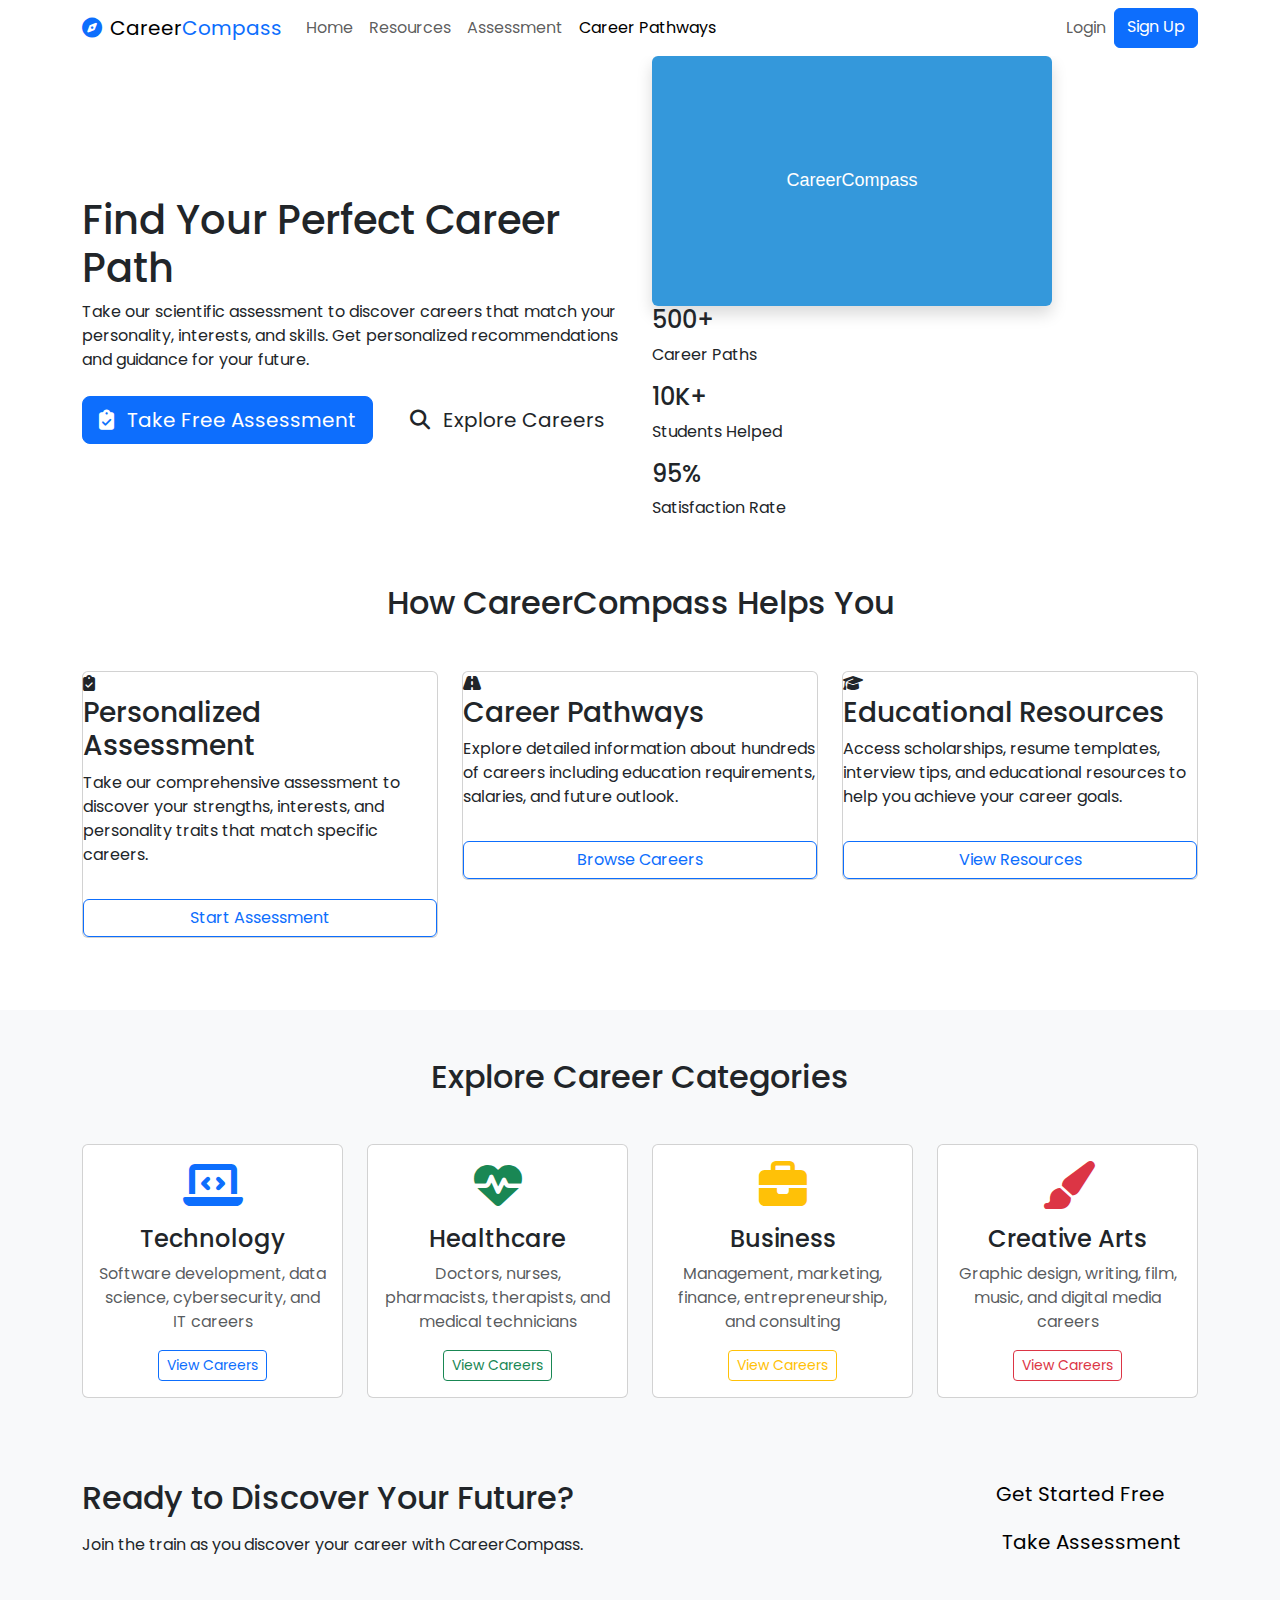
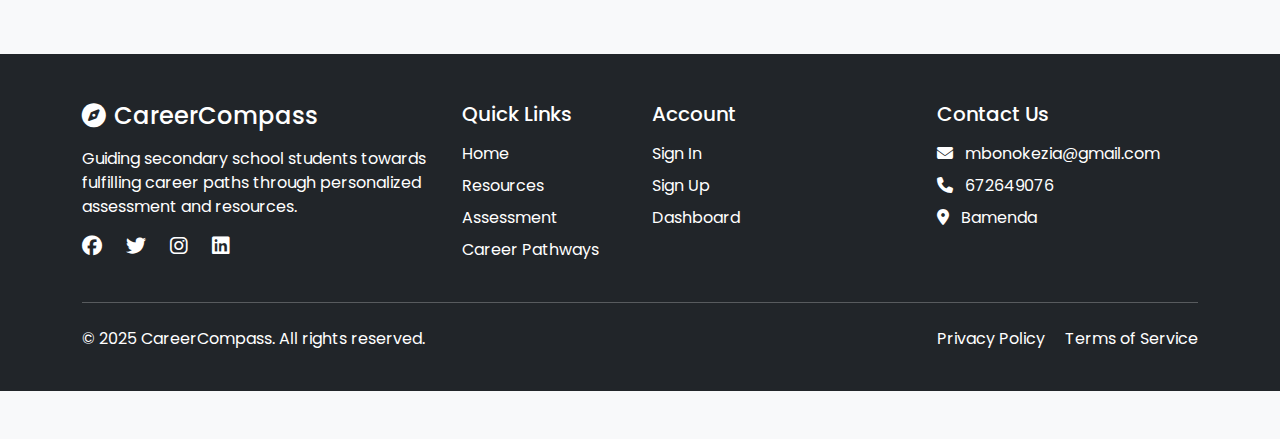
<file: assets/pages/index.html>
<!DOCTYPE html>
<html lang="en">
<head>
    <meta charset="UTF-8">
    <meta name="viewport" content="width=device-width, initial-scale=1.0">
    <title>CareerCompass - Discover Your Career Path</title>
    
    <!-- Bootstrap CSS -->
    <link href="https://cdn.jsdelivr.net/npm/bootstrap@5.3.0-alpha1/dist/css/bootstrap.min.css" rel="stylesheet">
    <!-- Font Awesome -->
    <link rel="stylesheet" href="https://cdnjs.cloudflare.com/ajax/libs/font-awesome/6.4.0/css/all.min.css">
    <!-- Google Fonts -->
    <link href="https://fonts.googleapis.com/css2?family=Poppins:wght@300;400;500;600;700&family=Roboto:wght@300;400;500&display=swap" rel="stylesheet">
    <!-- Custom CSS -->
    <link rel="stylesheet" href="css/style.css">
</head>
<body>
    <!-- Navigation -->
    <nav class="navbar navbar-expand-lg navbar-light bg-white sticky-top">
        <div class="container">
            <a class="navbar-brand" href="index.html">
                <i class="fas fa-compass text-primary me-2"></i>Career<span class="text-primary">Compass</span>
            </a>
            <button class="navbar-toggler" type="button" data-bs-toggle="collapse" data-bs-target="#navbarNav">
                <span class="navbar-toggler-icon"></span>
            </button>
            <div class="collapse navbar-collapse" id="navbarNav">
                <!-- Navigation links on the LEFT -->
                <ul class="navbar-nav me-auto">
                    <li class="nav-item">
                        <a class="nav-link" href="index.html">Home</a>
                    </li>
                    <li class="nav-item">
                        <a class="nav-link" href="resources.html">Resources</a>
                    </li>
                    <li class="nav-item">
                        <a class="nav-link" href="assessment.html">Assessment</a>
                    </li>
                    <li class="nav-item">
                        <a class="nav-link active" href="pathways.html">Career Pathways</a>
                    </li>
                </ul>
                
                <!-- Login/Signup buttons on the RIGHT -->
                <div class="navbar-nav">
                    <a class="nav-link" href="login.html">Login</a>
                    <a class="btn btn-primary" href="Sign-up.html">Sign Up</a>
                </div>
            </div>
        </div>
    </nav>

    <!-- Hero Section -->
    <section class="hero-section">
        <div class="container">
            <div class="row align-items-center">
                <div class="col-lg-6 mt-5">
                    <h1 class="hero-title ">Find Your Perfect Career Path</h1>
                    <p class="hero-subtitle">Take our scientific assessment to discover careers that match your personality, interests, and skills. Get personalized recommendations and guidance for your future.</p>
                    <div class="mt-4">
                        <a href="assessment.html" class="btn btn-primary btn-lg me-3">
                            <i class="fas fa-clipboard-check me-2"></i> Take Free Assessment
                        </a>
                        <a href="pathways.html" class="btn btn-outset-light btn-lg">
                            <i class="fas fa-search me-2"></i> Explore Careers
                        </a>
                    </div>
                </div>
                <div class="col-lg-6 mt-4 mt-lg-0">
                    <div class="position-relative">
                        <img src="data:image/svg+xml;utf8,<svg xmlns='http://www.w3.org/2000/svg' width='400' height='250'><rect width='100%25' height='100%25' fill='%233498db'/><text x='50%25' y='50%25' dominant-baseline='middle' text-anchor='middle' font-family='Poppins, Roboto, Arial' font-size='18' fill='white'>CareerCompass</text></svg>" alt="Students discussing career options" class="img-fluid rounded shadow">
                        <div class="hero-stats">
                            <div class="stat-item">
                                <h4>500+</h4>
                                <p>Career Paths</p>
                            </div>
                            <div class="stat-item">
                                <h4>10K+</h4>
                                <p>Students Helped</p>
                            </div>
                            <div class="stat-item">
                                <h4>95%</h4>
                                <p>Satisfaction Rate</p>
                            </div>
                        </div>
                    </div>
                </div>
            </div>
        </div>
    </section>

    <!-- Features -->
    <section class="py-5">
        <div class="container">
            <h2 class="text-center section-title mb-5">How CareerCompass Helps You</h2>
            <div class="row">
                <div class="col-md-4 mb-4">
                    <div class="card feature-card">
                        <div class="feature-icon">
                            <i class="fas fa-clipboard-check"></i>
                        </div>
                        <h3>Personalized Assessment</h3>
                        <p>Take our comprehensive assessment to discover your strengths, interests, and personality traits that match specific careers.</p>
                        <a href="assessment.html" class="btn btn-outline-primary mt-3">Start Assessment</a>
                    </div>
                </div>
                <div class="col-md-4 mb-4">
                    <div class="card feature-card">
                        <div class="feature-icon">
                            <i class="fas fa-road"></i>
                        </div>
                        <h3>Career Pathways</h3>
                        <p>Explore detailed information about hundreds of careers including education requirements, salaries, and future outlook.</p>
                        <a href="pathways.html" class="btn btn-outline-primary mt-3">Browse Careers</a>
                    </div>
                </div>
                <div class="col-md-4 mb-4">
                    <div class="card feature-card">
                        <div class="feature-icon">
                            <i class="fas fa-graduation-cap"></i>
                        </div>
                        <h3>Educational Resources</h3>
                        <p>Access scholarships, resume templates, interview tips, and educational resources to help you achieve your career goals.</p>
                        <a href="resources.html" class="btn btn-outline-primary mt-3">View Resources</a>
                    </div>
                </div>
            </div>
        </div>
    </section>

    <!-- Career Categories -->
    <section class="py-5 bg-light">
        <div class="container">
            <h2 class="text-center section-title mb-5">Explore Career Categories</h2>
            <div class="row">
                <div class="col-md-6 col-lg-3 mb-4">
                    <div class="card text-center h-100">
                        <div class="card-body">
                            <i class="fas fa-laptop-code fa-3x text-primary mb-3"></i>
                            <h4>Technology</h4>
                            <p class="text-muted">Software development, data science, cybersecurity, and IT careers</p>
                            <a href="pathways.html#technology" class="btn btn-sm btn-outline-primary">View Careers</a>
                        </div>
                    </div>
                </div>
                <div class="col-md-6 col-lg-3 mb-4">
                    <div class="card text-center h-100">
                        <div class="card-body">
                            <i class="fas fa-heartbeat fa-3x text-success mb-3"></i>
                            <h4>Healthcare</h4>
                            <p class="text-muted">Doctors, nurses, pharmacists, therapists, and medical technicians</p>
                            <a href="pathways.html#healthcare" class="btn btn-sm btn-outline-success">View Careers</a>
                        </div>
                    </div>
                </div>
                <div class="col-md-6 col-lg-3 mb-4">
                    <div class="card text-center h-100">
                        <div class="card-body">
                            <i class="fas fa-briefcase fa-3x text-warning mb-3"></i>
                            <h4>Business</h4>
                            <p class="text-muted">Management, marketing, finance, entrepreneurship, and consulting</p>
                            <a href="pathways.html#business" class="btn btn-sm btn-outline-warning">View Careers</a>
                        </div>
                    </div>
                </div>
                <div class="col-md-6 col-lg-3 mb-4">
                    <div class="card text-center h-100">
                        <div class="card-body">
                            <i class="fas fa-paint-brush fa-3x text-danger mb-3"></i>
                            <h4>Creative Arts</h4>
                            <p class="text-muted">Graphic design, writing, film, music, and digital media careers</p>
                            <a href="pathways.html#creative" class="btn btn-sm btn-outline-danger">View Careers</a>
                        </div>
                    </div>
                </div>
            </div>
        </div>
  

    <!-- CTA -->
    <section class="py-5 bg-ash text-dark">
        <div class="container">
            <div class="row align-items-center">
                <div class="col-lg-8">
                    <h2 class="mb-3">Ready to Discover Your Future?</h2>
                    <p class="mb-0">Join the train as you discover your career with CareerCompass.</p>
                </div>
                <div class="col-lg-4 text-lg-end mt-3 mt-lg-0">
                    <a href="Sign-up.html" class="btn btn-light btn-lg me-3">Get Started Free</a>
                    <a href="assessment.html" class="btn btn-light btn-lg">Take Assessment</a>
                </div>
            </div>
        </div>
    </section>

    <!-- Footer -->
    <footer class="footer main-footer bg-dark text-white pt-5 pb-4">
        <div class="container">
            <div class="row">
                <div class="col-lg-4 mb-4">
                    <h4 class="mb-3"><i class="fas fa-compass me-2"></i>CareerCompass</h4>
                    <p>Guiding secondary school students towards fulfilling career paths through personalized assessment and resources.</p>
                    <div class="social-links mt-3 d-flex justify-content-start">
                        <a href="#" class="text-white me-3"><i class="fab fa-facebook fa-lg"></i></a>
                        <a href="#" class="text-white me-3"><i class="fab fa-twitter fa-lg"></i></a>
                        <a href="#" class="text-white me-3"><i class="fab fa-instagram fa-lg"></i></a>
                        <a href="#" class="text-white"><i class="fab fa-linkedin fa-lg"></i></a>
                    </div>
                </div>
                <div class="col-lg-2 col-md-6 mb-4">
                    <h5 class="mb-3">Quick Links</h5>
                    <ul class="list-unstyled">
                        <li class="mb-2"><a href="index.html" class="text-white text-decoration-none">Home</a></li>
                        <li class="mb-2"><a href="resources.html" class="text-white text-decoration-none">Resources</a></li>
                        <li class="mb-2"><a href="assessment.html"class="text-white text-decoration-none">Assessment</a></li>
                        <li><a href="pathways.html"class="text-white text-decoration-none">Career Pathways</a></li>
                    </ul>
                </div>
                <div class="col-lg-3 col-md-6 mb-4">
                    <h5 class="mb-3">Account</h5>
                    <ul class="list-unstyled">
                        <li class="mb-2"><a href="login.html"class="text-white text-decoration-none">Sign In</a></li>
                        <li class="mb-2"><a href="Sign-up.html"class="text-white text-decoration-none">Sign Up</a></li>
                        <li><a href="Dashboard.html"class="text-white text-decoration-none">Dashboard</a></li>
                    </ul>
                </div>
                <div class="col-lg-3 col-md-6 mb-4">
                    <h5 class="mb-3">Contact Us</h5>
                    <ul class="list-unstyled">
                            <li class="mb-2"><i class="fas fa-envelope me-2"></i> mbonokezia@gmail.com</li>
                            <li class="mb-2"><i class="fas fa-phone me-2"></i> 672649076</li>
                            <li><i class="fas fa-map-marker-alt me-2"></i> Bamenda</li>
                    </ul>
                </div>
            </div>
            <hr class="mt-0 mb-4">
            <div class="row">
                    <div class="col-md-6">
                        <p>&copy; 2025 CareerCompass. All rights reserved.</p>
                </div>
                <div class="col-md-6 text-md-end">
                    <p>
                        <a href="privacy.html" class="me-3 text-white text-decoration-none">Privacy Policy</a>
                        <a href="terms.html"class="text-white text-decoration-none">Terms of Service</a>
                    </p>
                </div>
            </div>
        </div>
    </footer>

    <!-- Back to Top -->
    <button id="backToTop" class="btn btn-primary rounded-circle" style="position: fixed; bottom: 20px; right: 20px; display: none;">
        <i class="fas fa-arrow-up"></i>
    </button>

    <!-- Bootstrap JS -->
    <script src="https://cdn.jsdelivr.net/npm/bootstrap@5.3.0-alpha1/dist/js/bootstrap.bundle.min.js"></script>
    <!-- Custom JS -->
    <script src="js/script.js"></script>
</body>
</html>
</file>
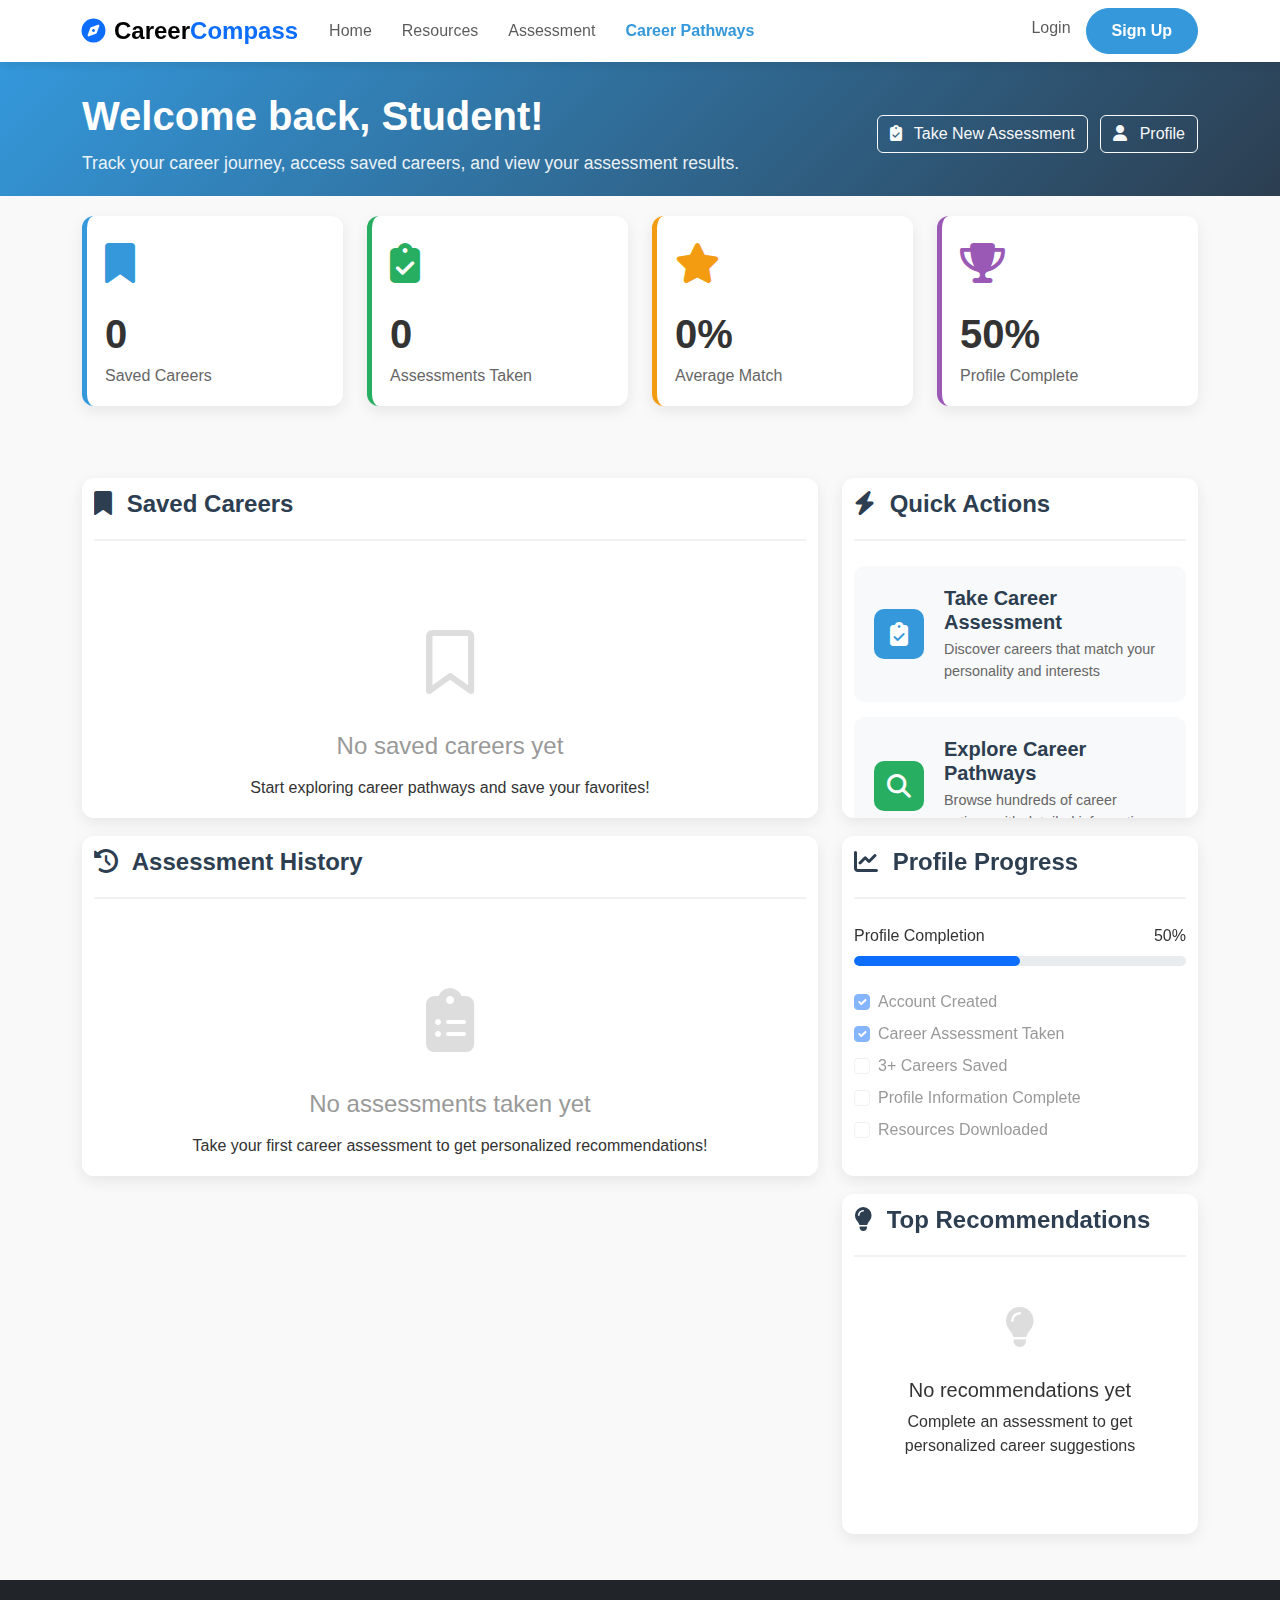
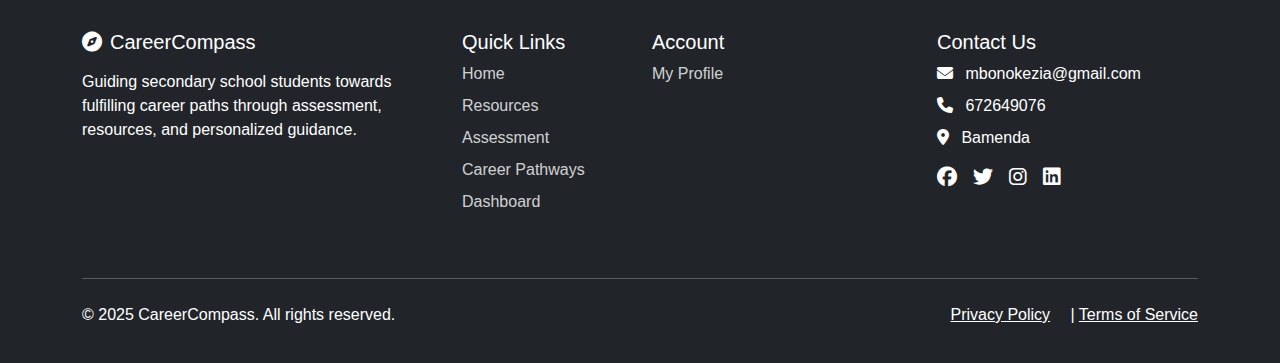
<file: assets/pages/Dashboard.html>
<!DOCTYPE html>
<html lang="en">
<head>
    <meta charset="UTF-8">
    <meta name="viewport" content="width=device-width, initial-scale=1.0">
    <title>Dashboard - CareerCompass</title>
    
    <!-- Bootstrap CSS -->
    <link href="https://cdn.jsdelivr.net/npm/bootstrap@5.3.0-alpha1/dist/css/bootstrap.min.css" rel="stylesheet">
    <!-- Font Awesome -->
    <link rel="stylesheet" href="https://cdnjs.cloudflare.com/ajax/libs/font-awesome/6.4.0/css/all.min.css">
    <!-- Custom CSS -->
    <link rel="stylesheet" href="css/style.css">
    
    <style>
        /* Matching original color scheme */
        :root {
            --primary-color: #3498db;
            --secondary-color: #2c3e50;
            --accent-color: #e74c3c;
            --light-color: #ecf0f1;
            --success-color: #27ae60;
            --warning-color: #f39c12;
            --info-color: #17a2b8;
        }
        
        body {
            font-family: 'Segoe UI', Tahoma, Geneva, Verdana, sans-serif;
            color: #333;
            background-color: #f9f9f9;
        }
        
        /* Navbar - matching original */
        .navbar {
            box-shadow: 0 2px 10px rgba(0, 0, 0, 0.1);
            background-color: white;
        }
        
        .navbar-brand {
            font-weight: 700;
            font-size: 1.5rem;
        }
        
        .nav-link {
            font-weight: 500;
            padding: 8px 15px !important;
        }
        
        .nav-link.active {
            color: var(--primary-color) !important;
            font-weight: 600;
        }
        
        /* Dashboard Hero */
        .dashboard-hero {
            background: linear-gradient(135deg, var(--primary-color), var(--secondary-color));
            color: white;
            padding: 30px 0 20px;
            margin-bottom: 20px;
        }
        
        .welcome-text h1 {
            font-size: 2.5rem;
            font-weight: 700;
            margin-bottom: 10px;
        }
        
        .welcome-text p {
            font-size: 1.1rem;
            opacity: 0.9;
            margin-bottom: 0;
        }
        
        /* Stats Cards */
        .stats-card {
            background-color: white;
            border-radius: 12px;
            padding: 18px;
            box-shadow: 0 5px 15px rgba(0, 0, 0, 0.08);
            transition: transform 0.3s;
            height: 100%;
            border-left: 5px solid var(--primary-color);
        }
        
        .stats-card:hover {
            transform: translateY(-5px);
        }
        
        .stats-card.green {
            border-left-color: var(--success-color);
        }
        
        .stats-card.orange {
            border-left-color: var(--warning-color);
        }
        
        .stats-card.purple {
            border-left-color: #9b59b6;
        }
        
        .stats-icon {
            font-size: 2.5rem;
            margin-bottom: 20px;
            color: var(--primary-color);
        }
        
        .stats-card.green .stats-icon {
            color: var(--success-color);
        }
        
        .stats-card.orange .stats-icon {
            color: var(--warning-color);
        }
        
        .stats-card.purple .stats-icon {
            color: #9b59b6;
        }
        
        .stats-number {
            font-size: 2.5rem;
            font-weight: 700;
            line-height: 1;
            margin-bottom: 10px;
        }
        
        .stats-label {
            font-size: 1rem;
            color: #666;
            font-weight: 500;
        }
        
        /* Dashboard Cards */
        .dashboard-card {
            background-color: white;
            border-radius: 12px;
            padding: 18px;
            box-shadow: 0 5px 15px rgba(0, 0, 0, 0.08);
            height: 100%;
            margin-bottom: 18px;
        }

        /* Compact variant for cards that should be shorter */
        .compact-card {
            padding: 12px;
            max-height: 340px;
            overflow-y: auto;
        }
        
        .card-header {
            border-bottom: 2px solid #f1f1f1;
            padding-bottom: 20px;
            margin-bottom: 25px;
        }
        
        .card-header h3 {
            font-size: 1.5rem;
            font-weight: 700;
            color: var(--secondary-color);
            margin: 0;
        }
        
        /* Career List */
        .career-item {
            display: flex;
            align-items: center;
            padding: 20px;
            border-bottom: 1px solid #f1f1f1;
            transition: background-color 0.3s;
        }
        
        .career-item:last-child {
            border-bottom: none;
        }
        
        .career-item:hover {
            background-color: #f9f9f9;
        }
        
        .career-icon {
            width: 50px;
            height: 50px;
            background-color: #e3f2fd;
            border-radius: 10px;
            display: flex;
            align-items: center;
            justify-content: center;
            margin-right: 20px;
            flex-shrink: 0;
        }
        
        .career-icon i {
            font-size: 1.5rem;
            color: var(--primary-color);
        }
        
        .career-info {
            flex: 1;
        }
        
        .career-info h5 {
            font-weight: 600;
            margin-bottom: 5px;
            color: var(--secondary-color);
        }
        
        .career-info p {
            color: #666;
            font-size: 0.9rem;
            margin-bottom: 0;
        }
        
        .career-actions {
            display: flex;
            gap: 10px;
        }
        
        /* Assessment History */
        .assessment-item {
            padding: 20px;
            border-bottom: 1px solid #f1f1f1;
            transition: background-color 0.3s;
        }
        
        .assessment-item:last-child {
            border-bottom: none;
        }
        
        .assessment-item:hover {
            background-color: #f9f9f9;
        }
        
        .assessment-date {
            font-weight: 600;
            color: var(--secondary-color);
            margin-bottom: 5px;
        }
        
        .assessment-result {
            color: #666;
            margin-bottom: 10px;
        }
        
        .assessment-match {
            display: inline-block;
            padding: 5px 12px;
            background-color: #e8f5e9;
            color: var(--success-color);
            border-radius: 20px;
            font-size: 0.85rem;
            font-weight: 600;
        }
        
        /* Progress Bar */
        .progress {
            height: 10px;
            border-radius: 5px;
            background-color: #e9ecef;
            margin-bottom: 10px;
        }
        
        .progress-bar {
            border-radius: 5px;
        }
        
        /* Quick Actions */
        .quick-action {
            display: flex;
            align-items: center;
            padding: 20px;
            background-color: #f8f9fa;
            border-radius: 10px;
            margin-bottom: 15px;
            transition: all 0.3s;
            cursor: pointer;
            text-decoration: none;
            color: inherit;
        }
        
        .quick-action:hover {
            background-color: #e9ecef;
            transform: translateX(5px);
            text-decoration: none;
            color: inherit;
        }
        
        .action-icon {
            width: 50px;
            height: 50px;
            background-color: var(--primary-color);
            color: white;
            border-radius: 10px;
            display: flex;
            align-items: center;
            justify-content: center;
            margin-right: 20px;
            flex-shrink: 0;
        }
        
        .action-icon i {
            font-size: 1.5rem;
        }
        
        .action-info h5 {
            font-weight: 600;
            margin-bottom: 5px;
            color: var(--secondary-color);
        }
        
        .action-info p {
            color: #666;
            font-size: 0.9rem;
            margin-bottom: 0;
        }
        
        /* Empty State */
        .empty-state {
            text-align: center;
            padding: 50px 20px;
        }
        
        .empty-state-icon {
            font-size: 4rem;
            color: #ddd;
            margin-bottom: 20px;
        }
        
        .empty-state h4 {
            color: #999;
            margin-bottom: 15px;
        }
        
        /* Button Styles */
        .btn-primary {
            background-color: var(--primary-color);
            border-color: var(--primary-color);
            padding: 10px 25px;
            border-radius: 30px;
            font-weight: 600;
        }
        
        .btn-primary:hover {
            background-color: #2980b9;
            border-color: #2980b9;
        }
        
        .btn-outline-primary {
            color: var(--primary-color);
            border-color: var(--primary-color);
            border-radius: 30px;
            padding: 10px 25px;
            font-weight: 600;
        }
        
        .btn-outline-primary:hover {
            background-color: var(--primary-color);
            border-color: var(--primary-color);
            color: white;
        }
        
        /* Footer */
        .main-footer {
            background-color: #212529;
            color: white;
            padding: 50px 0 20px;
            margin-top: 80px;
        }
        
        .footer-links a {
            color: rgba(255, 255, 255, 0.8);
            text-decoration: none;
            transition: color 0.3s;
        }
        
        .footer-links a:hover {
            color: white;
        }
        
        /* Responsive */
        @media (max-width: 768px) {
            .welcome-text h1 {
                font-size: 2rem;
            }
            
            .stats-number {
                font-size: 2rem;
            }
            
            .career-item, .assessment-item {
                flex-direction: column;
                text-align: center;
            }
            
            .career-icon, .action-icon {
                margin-right: 0;
                margin-bottom: 15px;
            }
            
            .career-actions {
                margin-top: 15px;
                justify-content: center;
            }
        }
    </style>
</head>
<body>
    <!-- Navigation Bar -->
    <nav class="navbar navbar-expand-lg navbar-light bg-white sticky-top">
        <div class="container">
            <a class="navbar-brand" href="index.html">
                <i class="fas fa-compass text-primary me-2"></i>Career<span class="text-primary">Compass</span>
            </a>
            <button class="navbar-toggler" type="button" data-bs-toggle="collapse" data-bs-target="#navbarNav">
                <span class="navbar-toggler-icon"></span>
            </button>
            <div class="collapse navbar-collapse" id="navbarNav">
                <!-- Navigation links on the LEFT -->
                <ul class="navbar-nav me-auto">
                    <li class="nav-item">
                        <a class="nav-link" href="index.html">Home</a>
                    </li>
                    <li class="nav-item">
                        <a class="nav-link" href="resources.html">Resources</a>
                    </li>
                    <li class="nav-item">
                        <a class="nav-link" href="assessment.html">Assessment</a>
                    </li>
                    <li class="nav-item">
                        <a class="nav-link active" href="pathways.html">Career Pathways</a>
                    </li>
                </ul>
                
                <!-- Login/Signup buttons on the RIGHT -->
                <div class="navbar-nav">
                    <a class="nav-link" href="login.html">Login</a>
                    <a class="btn btn-primary" href="Sign-up.html">Sign Up</a>
                </div>
            </div>
        </div>
    </nav>

    <!-- Dashboard Hero -->
    <section class="dashboard-hero">
        <div class="container">
            <div class="row align-items-center">
                <div class="col-md-8">
                    <div class="welcome-text">
                        <h1 id="welcomeMessage">Welcome back, Student!</h1>
                        <p>Track your career journey, access saved careers, and view your assessment results.</p>
                    </div>
                </div>
                <div class="col-md-4 text-md-end">
                    <a href="assessment.html" class="btn btn-outline-light me-2">
                        <i class="fas fa-clipboard-check me-2"></i> Take New Assessment
                    </a>
                    <a href="profile.html" class="btn btn-outline-light">
                        <i class="fas fa-user me-2"></i> Profile
                    </a>
                </div>
            </div>
        </div>
    </section>

    <!-- Main Dashboard Content -->
    <div class="container">
        <!-- Stats Overview -->
        <div class="row mb-5">
            <div class="col-md-3 mb-4">
                <div class="stats-card">
                    <div class="stats-icon">
                        <i class="fas fa-bookmark"></i>
                    </div>
                    <div class="stats-number" id="savedCount">0</div>
                    <div class="stats-label">Saved Careers</div>
                </div>
            </div>
            <div class="col-md-3 mb-4">
                <div class="stats-card green">
                    <div class="stats-icon">
                        <i class="fas fa-clipboard-check"></i>
                    </div>
                    <div class="stats-number" id="assessmentCount">0</div>
                    <div class="stats-label">Assessments Taken</div>
                </div>
            </div>
            <div class="col-md-3 mb-4">
                <div class="stats-card orange">
                    <div class="stats-icon">
                        <i class="fas fa-star"></i>
                    </div>
                    <div class="stats-number" id="matchScore">0%</div>
                    <div class="stats-label">Average Match</div>
                </div>
            </div>
            <div class="col-md-3 mb-4">
                <div class="stats-card purple">
                    <div class="stats-icon">
                        <i class="fas fa-trophy"></i>
                    </div>
                    <div class="stats-number" id="progressPercent">0%</div>
                    <div class="stats-label">Profile Complete</div>
                </div>
            </div>
        </div>

        <div class="row">
            <!-- Left Column -->
            <div class="col-lg-8">
                <!-- Saved Careers -->
                <div class="dashboard-card compact-card">
                    <div class="card-header">
                        <h3><i class="fas fa-bookmark me-2"></i> Saved Careers</h3>
                    </div>
                    <div id="savedCareersList">
                        <!-- Saved careers will be loaded here -->
                        <div class="empty-state">
                            <div class="empty-state-icon">
                                <i class="far fa-bookmark"></i>
                            </div>
                            <h4>No saved careers yet</h4>
                            <p>Start exploring career pathways and save your favorites!</p>
                            <a href="pathways.html" class="btn btn-primary mt-3">
                                <i class="fas fa-search me-2"></i> Explore Careers
                            </a>
                        </div>
                    </div>
                </div>

                <!-- Assessment History -->
                <div class="dashboard-card compact-card">
                    <div class="card-header">
                        <h3><i class="fas fa-history me-2"></i> Assessment History</h3>
                    </div>
                    <div id="assessmentHistory">
                        <!-- Assessment history will be loaded here -->
                        <div class="empty-state">
                            <div class="empty-state-icon">
                                <i class="fas fa-clipboard-list"></i>
                            </div>
                            <h4>No assessments taken yet</h4>
                            <p>Take your first career assessment to get personalized recommendations!</p>
                            <a href="assessment.html" class="btn btn-primary mt-3">
                                <i class="fas fa-play me-2"></i> Start Assessment
                            </a>
                        </div>
                    </div>
                </div>
            </div>

            <!-- Right Column -->
            <div class="col-lg-4">
                <!-- Quick Actions -->
                <div class="dashboard-card compact-card">
                    <div class="card-header">
                        <h3><i class="fas fa-bolt me-2"></i> Quick Actions</h3>
                    </div>
                    <a href="assessment.html" class="quick-action">
                        <div class="action-icon">
                            <i class="fas fa-clipboard-check"></i>
                        </div>
                        <div class="action-info">
                            <h5>Take Career Assessment</h5>
                            <p>Discover careers that match your personality and interests</p>
                        </div>
                    </a>
                    
                    <a href="pathways.html" class="quick-action">
                        <div class="action-icon" style="background-color: var(--success-color);">
                            <i class="fas fa-search"></i>
                        </div>
                        <div class="action-info">
                            <h5>Explore Career Pathways</h5>
                            <p>Browse hundreds of career options with detailed information</p>
                        </div>
                    </a>
                    
                    <a href="resources.html" class="quick-action">
                        <div class="action-icon" style="background-color: var(--warning-color);">
                            <i class="fas fa-graduation-cap"></i>
                        </div>
                        <div class="action-info">
                            <h5>Access Resources</h5>
                            <p>Download templates, guides, and educational materials</p>
                        </div>
                    </a>
                    
                    <a href="profile.html" class="quick-action">
                        <div class="action-icon" style="background-color: var(--info-color);">
                            <i class="fas fa-user-edit"></i>
                        </div>
                        <div class="action-info">
                            <h5>Complete Your Profile</h5>
                            <p>Update your information for better recommendations</p>
                        </div>
                    </a>
                </div>

                <!-- Reset Data (Admin / Shared Device) -->
                <div id="resetCardContainer" class="dashboard-card compact-card">
                    <div class="card-header">
                        <h3><i class="fas fa-redo me-2"></i> Reset Data</h3>
                    </div>
                    <div class="mb-3">
                        <p class="small text-muted">Clear data so another student can use this device without seeing prior results.</p>
                        <div class="d-grid gap-2">
                            <button id="clearMyDataBtn" class="btn btn-outline-secondary btn-sm">Clear My Data</button>
                            <button id="exportDataBtn" class="btn btn-outline-primary btn-sm">Export My Data (JSON)</button>
                            <!-- Export as PDF removed -->
                            <!-- Email Summary removed -->
                            <button id="resetSavedBtn" class="btn btn-outline-danger btn-sm">Clear Saved Careers (device)</button>
                            <button id="resetAssessmentsBtn" class="btn btn-outline-danger btn-sm">Clear Assessment Records (device)</button>
                            <button id="resetRecommendationsBtn" class="btn btn-outline-danger btn-sm">Clear Recommendations (device)</button>
                            <button id="resetAllBtn" class="btn btn-danger btn-sm">Clear All Above (device)</button>
                        </div>
                    </div>
                </div>

                <!-- Progress Tracker -->
                <div class="dashboard-card compact-card">
                    <div class="card-header">
                        <h3><i class="fas fa-chart-line me-2"></i> Profile Progress</h3>
                    </div>
                    <div class="mb-4">
                        <div class="d-flex justify-content-between mb-2">
                            <span>Profile Completion</span>
                            <span id="progressText">0%</span>
                        </div>
                        <div class="progress">
                            <div id="progressBar" class="progress-bar" role="progressbar" style="width: 0%"></div>
                        </div>
                    </div>
                    
                    <div class="progress-checklist">
                        <div class="form-check mb-2">
                            <input class="form-check-input" type="checkbox" id="profileCheck" checked disabled>
                            <label class="form-check-label" for="profileCheck">
                                Account Created
                            </label>
                        </div>
                        <div class="form-check mb-2">
                            <input class="form-check-input" type="checkbox" id="assessmentCheck" disabled>
                            <label class="form-check-label" for="assessmentCheck">
                                Career Assessment Taken
                            </label>
                        </div>
                        <div class="form-check mb-2">
                            <input class="form-check-input" type="checkbox" id="careersCheck" disabled>
                            <label class="form-check-label" for="careersCheck">
                                3+ Careers Saved
                            </label>
                        </div>
                        <div class="form-check mb-2">
                            <input class="form-check-input" type="checkbox" id="profileCompleteCheck" disabled>
                            <label class="form-check-label" for="profileCompleteCheck">
                                Profile Information Complete
                            </label>
                        </div>
                        <div class="form-check">
                            <input class="form-check-input" type="checkbox" id="resourcesCheck" disabled>
                            <label class="form-check-label" for="resourcesCheck">
                                Resources Downloaded
                            </label>
                        </div>
                    </div>
                </div>

                <!-- Recent Recommendations -->
                <div class="dashboard-card compact-card">
                    <div class="card-header">
                        <h3><i class="fas fa-lightbulb me-2"></i> Top Recommendations</h3>
                    </div>
                    <div id="recommendationsList">
                        <div class="empty-state py-3">
                            <div class="empty-state-icon" style="font-size: 2.5rem;">
                                <i class="fas fa-lightbulb"></i>
                            </div>
                            <h5>No recommendations yet</h5>
                            <p>Complete an assessment to get personalized career suggestions</p>
                        </div>
                    </div>
                </div>
            </div>
        </div>
    </div>

    <!-- Footer -->
    <footer class="main-footer">
        <div class="container">
            <div class="row">
                <div class="col-md-4 mb-4">
                    <h5><i class="fas fa-compass me-2"></i>CareerCompass</h5>
                    <p class="mt-3">Guiding secondary school students towards fulfilling career paths through assessment, resources, and personalized guidance.</p>
                </div>
                <div class="col-md-2 mb-4">
                    <h5>Quick Links</h5>
                    <ul class="list-unstyled footer-links">
                        <li class="mb-2"><a href="index.html">Home</a></li>
                        <li class="mb-2"><a href="resources.html">Resources</a></li>
                        <li class="mb-2"><a href="assessment.html">Assessment</a></li>
                        <li class="mb-2"><a href="pathways.html">Career Pathways</a></li>
                        <li class="mb-2"><a href="Dashboard.html">Dashboard</a></li>
                    </ul>
                </div>
                <div class="col-md-3 mb-4">
                    <h5>Account</h5>
                    <ul class="list-unstyled footer-links">
                        <li class="mb-2"><a href="profile.html">My Profile</a></li>
                        <!-- <li class="mb-2"><a href="settings.html">Settings</a></li>
                        <li class="mb-2"><a href="help.html">Help Center</a></li> -->
                    </ul>
                </div>
                <div class="col-md-3 mb-4">
                    <h5>Contact Us</h5>
                    <ul class="list-unstyled">
                        <li class="mb-2"><i class="fas fa-envelope me-2"></i> mbonokezia@gmail.com</li>
                        <li class="mb-2"><i class="fas fa-phone me-2"></i> 672649076</li>
                        <li class="mb-2"><i class="fas fa-map-marker-alt me-2"></i> Bamenda</li>
                    </ul>
                    <div class="mt-3 d-flex justify-content-start">
                        <a href="#" class="text-white me-3"><i class="fab fa-facebook fa-lg"></i></a>
                        <a href="#" class="text-white me-3"><i class="fab fa-twitter fa-lg"></i></a>
                        <a href="#" class="text-white me-3"><i class="fab fa-instagram fa-lg"></i></a>
                        <a href="#" class="text-white"><i class="fab fa-linkedin fa-lg"></i></a>
                    </div>
                </div>
            </div>
            <hr class="bg-light my-4">
            <div class="row">
                <div class="col-md-6">
                    <p>&copy; 2025 CareerCompass. All rights reserved.</p>
                </div>
                <div class="col-md-6 text-md-end">
                    <p><a href="privacy.html" class="text-white me-3">Privacy Policy</a> | 
                       <a href="terms.html" class="text-white">Terms of Service</a></p>
                </div>
            </div>
        </div>
    </footer>

    <!-- Bootstrap JS Bundle with Popper -->
    <script src="https://cdn.jsdelivr.net/npm/bootstrap@5.3.0-alpha1/dist/js/bootstrap.bundle.min.js"></script>
    
    <!-- Custom JavaScript -->
    <script>
        // Dashboard data and functionality
        document.addEventListener('DOMContentLoaded', function() {
            // Check if user is logged in
            checkLoginStatus();
            
            // Load user data
            loadUserData();
            
            // Load saved careers
            loadSavedCareers();
            
            // Load assessment history
            loadAssessmentHistory();
            
            // Load recommendations
            loadRecommendations();
            
            // Calculate and update progress
            updateProgress();
            
            // Setup event listeners
            setupEventListeners();

            // Control visibility: device reset buttons remain admin-only,
            // while personal controls (Clear My Data / Export My Data) are visible to any signed-in user.
            try {
                const currentUser = JSON.parse(localStorage.getItem('careerCompassUser')) || {};
                const isAdmin = currentUser.isAdmin === true;
                const ownerId = currentUser.username || currentUser.email || null;
                const resetCard = document.getElementById('resetCardContainer');
                if (resetCard) {
                    // show the card if admin or a signed-in user (so they can access personal controls)
                    resetCard.style.display = (isAdmin || ownerId) ? '' : 'none';

                    // device-wide buttons -> only visible to admins
                    ['resetSavedBtn','resetAssessmentsBtn','resetRecommendationsBtn','resetAllBtn'].forEach(id => {
                        const el = document.getElementById(id);
                        if (el) el.style.display = isAdmin ? '' : 'none';
                    });

                    // personal buttons -> visible to any signed-in user
                    const clearBtn = document.getElementById('clearMyDataBtn');
                    const exportBtn = document.getElementById('exportDataBtn');
                    if (clearBtn) clearBtn.style.display = ownerId ? '' : 'none';
                    if (exportBtn) exportBtn.style.display = ownerId ? '' : 'none';
                }
            } catch (e) {
                // if parsing fails, hide the reset card
                const resetCard = document.getElementById('resetCardContainer');
                if (resetCard) resetCard.style.display = 'none';
            }
        });

        function checkLoginStatus() {
            const isLoggedIn = localStorage.getItem('isLoggedIn') === 'true';
            if (!isLoggedIn) {
                // Demo behavior: do not redirect so local saved careers are visible.
                // In a real app this would redirect to the login page.
                console.warn('User not logged in — showing dashboard in demo mode.');
            }
        }

        function loadUserData() {
            // Load user from localStorage
            const userData = JSON.parse(localStorage.getItem('careerCompassUser')) || {
                firstName: 'Student',
                lastName: '',
                email: '',
                username: 'student123'
            };
            
            // Update welcome message (guard against missing elements)
            const welcomeEl = document.getElementById('welcomeMessage');
            if (welcomeEl) welcomeEl.textContent = `Welcome back, ${userData.firstName}!`;

            const usernameEl = document.getElementById('usernameDisplay');
            if (usernameEl) usernameEl.textContent = userData.firstName;
            
            // Update profile progress (guard updates)
            const progressTextEl = document.getElementById('progressText');
            if (progressTextEl) progressTextEl.textContent = '25%';
            const progressBarEl = document.getElementById('progressBar');
            if (progressBarEl) progressBarEl.style.width = '25%';
        }

        function loadSavedCareers() {
            const savedCareers = JSON.parse(localStorage.getItem('savedCareers')) || [];
            const savedCareersList = document.getElementById('savedCareersList');

            // Filter by current user when available (owner field)
            const currentUser = JSON.parse(localStorage.getItem('careerCompassUser')) || {};
            const ownerId = currentUser.username || currentUser.email || null;
            const visibleSaved = savedCareers.filter(sc => {
                // If item has owner, only show to that owner. If no owner, treat as device-wide and hide from students.
                if (sc.owner) return ownerId && sc.owner === ownerId;
                return false;
            });

            // Update count
            document.getElementById('savedCount').textContent = visibleSaved.length;

            if (visibleSaved.length === 0) {
                // Show empty state (already in HTML)
                return;
            }
            
            // Clear empty state
            savedCareersList.innerHTML = '';
            
            // Display saved careers (limit to 5 for dashboard)
            visibleSaved.slice(0, 5).forEach(career => {
                const careerItem = document.createElement('div');
                careerItem.className = 'career-item';
                careerItem.innerHTML = `
                    <div class="career-icon">
                        <i class="fas fa-briefcase"></i>
                    </div>
                    <div class="career-info">
                        <h5>${career.title}</h5>
                        <p>${career.category || ''}</p>
                    </div>
                    <div class="career-actions">
                        <a href="pathways.html?career=${encodeURIComponent(career.title)}" class="btn btn-sm btn-outline-primary">
                            View
                        </a>
                        <button class="btn btn-sm btn-outline-danger remove-career-btn" data-career-id="${career.id}">
                            Remove
                        </button>
                    </div>
                `;
                savedCareersList.appendChild(careerItem);
            });
            
            // Add view all link if more than 5
            if (visibleSaved.length > 5) {
                const viewAllDiv = document.createElement('div');
                viewAllDiv.className = 'text-center mt-3';
                viewAllDiv.innerHTML = `
                    <a href="profile.html#saved-careers" class="btn btn-outline-primary btn-sm">
                        View All ${visibleSaved.length} Saved Careers
                    </a>
                `;
                savedCareersList.appendChild(viewAllDiv);
            }
        }

        function loadAssessmentHistory() {
            const assessments = JSON.parse(localStorage.getItem('assessments')) || [];
            const assessmentHistory = document.getElementById('assessmentHistory');
            
            // Filter assessments by owner
            const currentUser = JSON.parse(localStorage.getItem('careerCompassUser')) || {};
            const ownerId = currentUser.username || currentUser.email || null;
            const visibleAssessments = assessments.filter(a => a.owner ? (ownerId && a.owner === ownerId) : false);

            // Update count
            document.getElementById('assessmentCount').textContent = visibleAssessments.length;
            
            if (visibleAssessments.length === 0) {
                // Show empty state (already in HTML)
                return;
            }
            
            // Clear empty state
            assessmentHistory.innerHTML = '';
            
            // Display assessment history (limit to 3 for dashboard)
            visibleAssessments.slice(0, 3).forEach(assessment => {
                const assessmentItem = document.createElement('div');
                assessmentItem.className = 'assessment-item';
                assessmentItem.innerHTML = `
                    <div class="d-flex justify-content-between align-items-start">
                        <div>
                            <div class="assessment-date">${assessment.date}</div>
                            <div class="assessment-result">Top match: ${assessment.topMatch}</div>
                            <span class="assessment-match">${assessment.matchScore}% match</span>
                        </div>
                        <a href="assessment-results.html?id=${assessment.id}" class="btn btn-sm btn-outline-primary">
                            View Results
                        </a>
                    </div>
                `;
                assessmentHistory.appendChild(assessmentItem);
            });
            
            // Add view all link if more than 3
            if (visibleAssessments.length > 3) {
                const viewAllDiv = document.createElement('div');
                viewAllDiv.className = 'text-center mt-3';
                viewAllDiv.innerHTML = `
                    <a href="profile.html#assessments" class="btn btn-outline-primary btn-sm">
                        View All ${visibleAssessments.length} Assessments
                    </a>
                `;
                assessmentHistory.appendChild(viewAllDiv);
            }
            
            // Update average match score
            if (visibleAssessments.length > 0) {
                const totalScore = visibleAssessments.reduce((sum, assessment) => sum + parseInt(assessment.matchScore), 0);
                const averageScore = Math.round(totalScore / visibleAssessments.length);
                document.getElementById('matchScore').textContent = `${averageScore}%`;
            }
        }

        function loadRecommendations() {
            const recommendations = JSON.parse(localStorage.getItem('recommendations')) || [];
            const recommendationsList = document.getElementById('recommendationsList');

            // Filter recommendations by owner
            const currentUser = JSON.parse(localStorage.getItem('careerCompassUser')) || {};
            const ownerId = currentUser.username || currentUser.email || null;
            const visibleRecs = recommendations.filter(r => r.owner ? (ownerId && r.owner === ownerId) : false);

            if (visibleRecs.length === 0) {
                // Show empty state (already in HTML)
                return;
            }

            // Clear empty state
            recommendationsList.innerHTML = '';

            // Display recommendations (limit to 3 for dashboard)
            visibleRecs.slice(0, 3).forEach(rec => {
                const recDiv = document.createElement('div');
                recDiv.className = 'mb-3 p-3 border rounded';
                recDiv.innerHTML = `
                    <div class="d-flex justify-content-between align-items-start">
                        <div>
                            <h6 class="mb-1 fw-bold">${rec.title}</h6>
                            <p class="small text-muted mb-2">${rec.reason}</p>
                            <span class="badge bg-primary">${rec.match}% match</span>
                        </div>
                        <a href="pathways.html?career=${encodeURIComponent(rec.title)}" class="btn btn-sm btn-outline-primary">
                            Explore
                        </a>
                    </div>
                `;
                recommendationsList.appendChild(recDiv);
            });
        }

        function updateProgress() {
            const userData = JSON.parse(localStorage.getItem('careerCompassUser')) || {};
            const savedCareers = JSON.parse(localStorage.getItem('savedCareers')) || [];
            const assessments = JSON.parse(localStorage.getItem('assessments')) || [];
            
            let progress = 25; // Base for account creation
            
            // Check assessment taken
            if (assessments.length > 0) {
                progress += 25;
                document.getElementById('assessmentCheck').checked = true;
            }
            
            // Check 3+ careers saved
            if (savedCareers.length >= 3) {
                progress += 25;
                document.getElementById('careersCheck').checked = true;
            }
            
            // Check profile complete (has school and grade)
            if (userData.school && userData.gradeLevel) {
                progress += 15;
                document.getElementById('profileCompleteCheck').checked = true;
            }
            
            // Check resources downloaded (demo - always false for now)
            // In real app, this would check actual downloads
            
            // Update progress display
            document.getElementById('progressPercent').textContent = `${progress}%`;
            document.getElementById('progressText').textContent = `${progress}%`;
            document.getElementById('progressBar').style.width = `${progress}%`;
        }

        function setupEventListeners() {
            // Logout button (guard if not present)
            const logoutBtn = document.getElementById('logoutBtn');
            if (logoutBtn) {
                logoutBtn.addEventListener('click', function(e) {
                    e.preventDefault();

                    // Clear local storage
                    localStorage.removeItem('isLoggedIn');
                    localStorage.removeItem('careerCompassUser');

                    // Redirect to home page
                    window.location.href = 'index.html';
                });
            }

            // Remove career buttons (event delegation) - guard container
            const savedCareersContainer = document.getElementById('savedCareersList');
            if (savedCareersContainer) {
                savedCareersContainer.addEventListener('click', function(e) {
                    if (e.target.classList.contains('remove-career-btn') || 
                        e.target.closest('.remove-career-btn')) {
                        const button = e.target.classList.contains('remove-career-btn') ? 
                            e.target : e.target.closest('.remove-career-btn');
                        const careerId = button.getAttribute('data-career-id');
                        removeCareer(careerId);
                    }
                });
            }

            // Reset data buttons (for shared devices / demo)
            const resetSavedBtn = document.getElementById('resetSavedBtn');
            const resetAssessmentsBtn = document.getElementById('resetAssessmentsBtn');
            const resetRecommendationsBtn = document.getElementById('resetRecommendationsBtn');
            const resetAllBtn = document.getElementById('resetAllBtn');

            if (resetSavedBtn) resetSavedBtn.addEventListener('click', function() { resetSavedCareers(); });
            if (resetAssessmentsBtn) resetAssessmentsBtn.addEventListener('click', function() { resetAssessments(); });
            if (resetRecommendationsBtn) resetRecommendationsBtn.addEventListener('click', function() { resetRecommendations(); });
            if (resetAllBtn) resetAllBtn.addEventListener('click', function() { resetAllData(); });

            // Clear my data for current user
            const clearMyDataBtn = document.getElementById('clearMyDataBtn');
            if (clearMyDataBtn) clearMyDataBtn.addEventListener('click', function() { clearMyData(); });

            // Export my data
            const exportDataBtn = document.getElementById('exportDataBtn');
            if (exportDataBtn) exportDataBtn.addEventListener('click', function() { exportMyData(); });

            // Export PDF button removed

            // Email summary button removed
        }

        function removeCareer(careerId) {
            let savedCareers = JSON.parse(localStorage.getItem('savedCareers')) || [];
            savedCareers = savedCareers.filter(career => career.id !== careerId);
            localStorage.setItem('savedCareers', JSON.stringify(savedCareers));
            
            // Reload saved careers
            loadSavedCareers();
            updateProgress();
            
            // Show success message
            showAlert('Career removed from saved list', 'success');
        }

        function showAlert(message, type = 'info') {
            // Remove existing alerts
            const existingAlert = document.querySelector('.custom-alert');
            if (existingAlert) {
                existingAlert.remove();
            }
            
            // Create alert
            const alertDiv = document.createElement('div');
            alertDiv.className = `custom-alert alert alert-${type} alert-dismissible fade show`;
            alertDiv.style.cssText = `
                position: fixed;
                top: 20px;
                right: 20px;
                z-index: 9999;
                min-width: 300px;
                box-shadow: 0 4px 12px rgba(0,0,0,0.15);
            `;
            
            alertDiv.innerHTML = `
                ${message}
                <button type="button" class="btn-close" data-bs-dismiss="alert"></button>
            `;
            
            // Add to page
            document.body.appendChild(alertDiv);
            
            // Auto remove after 5 seconds
            setTimeout(() => {
                if (alertDiv.parentNode) {
                    const bsAlert = new bootstrap.Alert(alertDiv);
                    bsAlert.close();
                }
            }, 5000);
        }

        // Reset helpers — clear specific localStorage keys and refresh UI
        function resetSavedCareers() {
            if (!confirm('Clear saved careers for this device? This will remove all saved careers stored locally.')) return;
            localStorage.removeItem('savedCareers');
            showAlert('Saved careers cleared', 'success');
            loadSavedCareers();
            updateProgress();
        }

        function resetAssessments() {
            if (!confirm('Clear assessment records for this device? This will remove all assessment history stored locally.')) return;
            localStorage.removeItem('assessments');
            showAlert('Assessment records cleared', 'success');
            loadAssessmentHistory();
            updateProgress();
        }

        function resetRecommendations() {
            if (!confirm('Clear recommendations for this device? This will remove all stored recommendations.')) return;
            localStorage.removeItem('recommendations');
            showAlert('Recommendations cleared', 'success');
            loadRecommendations();
            updateProgress();
        }

        function resetAllData() {
            if (!confirm('Clear saved careers, assessments, and recommendations? This cannot be undone.')) return;
            localStorage.removeItem('savedCareers');
            localStorage.removeItem('assessments');
            localStorage.removeItem('recommendations');
            // Optionally reset demo init flag so demo data can be re-added if needed
            localStorage.removeItem('dashboardInitialized');
            showAlert('All selected dashboard data cleared', 'success');
            loadSavedCareers();
            loadAssessmentHistory();
            loadRecommendations();
            updateProgress();
        }

        // Clear data that belongs only to the current logged-in user
        function clearMyData() {
            const currentUser = JSON.parse(localStorage.getItem('careerCompassUser')) || {};
            const ownerId = currentUser.username || currentUser.email || null;
            if (!ownerId) {
                alert('No user signed in. Clear my data requires a signed-in user.');
                return;
            }

            if (!confirm('Clear only your saved careers, assessments, and recommendations? This will not affect other users on this device.')) return;

            // Filter out entries that belong to this user
            let savedCareers = JSON.parse(localStorage.getItem('savedCareers')) || [];
            savedCareers = savedCareers.filter(sc => !(sc.owner && sc.owner === ownerId));
            localStorage.setItem('savedCareers', JSON.stringify(savedCareers));

            let assessments = JSON.parse(localStorage.getItem('assessments')) || [];
            assessments = assessments.filter(a => !(a.owner && a.owner === ownerId));
            localStorage.setItem('assessments', JSON.stringify(assessments));

            let recommendations = JSON.parse(localStorage.getItem('recommendations')) || [];
            recommendations = recommendations.filter(r => !(r.owner && r.owner === ownerId));
            localStorage.setItem('recommendations', JSON.stringify(recommendations));

            showAlert('Your data has been cleared.', 'success');
            loadSavedCareers();
            loadAssessmentHistory();
            loadRecommendations();
            updateProgress();
        }

        // Export current user's data as a JSON file
        function exportMyData() {
            const currentUser = JSON.parse(localStorage.getItem('careerCompassUser')) || {};
            const ownerId = currentUser.username || currentUser.email || null;
            if (!ownerId) {
                alert('No user signed in. Export requires a signed-in user.');
                return;
            }

            const saved = (JSON.parse(localStorage.getItem('savedCareers')) || []).filter(s => s.owner && s.owner === ownerId);
            const assessments = (JSON.parse(localStorage.getItem('assessments')) || []).filter(a => a.owner && a.owner === ownerId);
            const recs = (JSON.parse(localStorage.getItem('recommendations')) || []).filter(r => r.owner && r.owner === ownerId);

            const data = { exportedAt: new Date().toISOString(), owner: ownerId, saved, assessments, recommendations: recs };
            const blob = new Blob([JSON.stringify(data, null, 2)], { type: 'application/json' });
            const url = URL.createObjectURL(blob);
            const a = document.createElement('a');
            a.href = url;
            const safeOwner = ownerId.replace(/[^a-z0-9-_]/gi, '_');
            a.download = `careercompass-${safeOwner}-data.json`;
            document.body.appendChild(a);
            a.click();
            a.remove();
            URL.revokeObjectURL(url);

            showAlert('Your data export has started.', 'success');
        }

        // Export PDF feature removed

        // Email summary feature removed
        
        // Note: removed demo initialization so dashboard stays empty by default
        // Demo data should not be injected automatically on first load.
    </script>
</body>
</html>
</file>
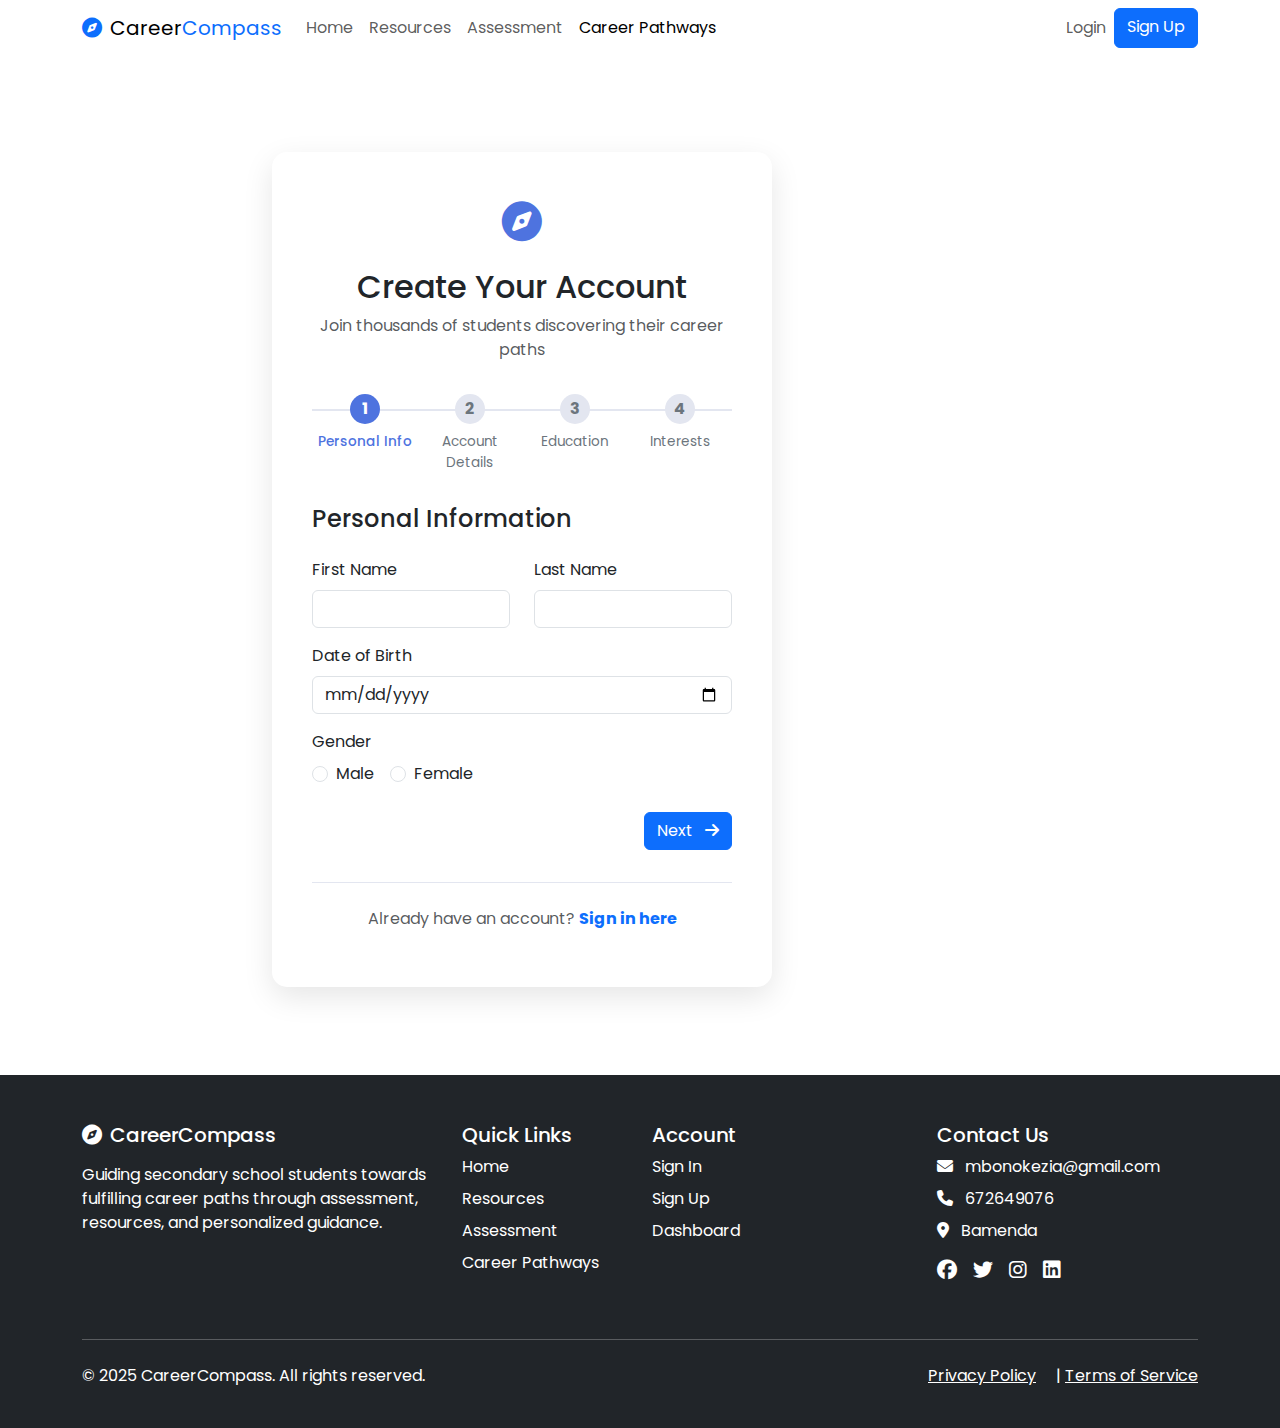
<file: assets/pages/Login.html>
<!DOCTYPE html>
<html lang="en">
<head>
    <meta charset="UTF-8">
    <meta name="viewport" content="width=device-width, initial-scale=1.0">
    <title>Sign Up - CareerCompass</title>
    
    <!-- Bootstrap CSS -->
    <link href="https://cdn.jsdelivr.net/npm/bootstrap@5.3.0-alpha1/dist/css/bootstrap.min.css" rel="stylesheet">
    <!-- Font Awesome -->
    <link rel="stylesheet" href="https://cdnjs.cloudflare.com/ajax/libs/font-awesome/6.4.0/css/all.min.css">
    <!-- Google Fonts -->
    <link href="https://fonts.googleapis.com/css2?family=Poppins:wght@300;400;500;600;700&family=Roboto:wght@300;400;500&display=swap" rel="stylesheet">
    <!-- Custom CSS -->
    <link rel="stylesheet" href="css/style.css">
    
    <style>
        .signup-container {
            min-height: calc(100vh - 200px);
            display: flex;
            align-items: center;
            justify-content: center;
        }
        
        .signup-card {
            width: 100%;
            max-width: 500px;
            padding: 2.5rem;
            border-radius: 15px;
            box-shadow: 0 10px 30px rgba(0,0,0,0.1);
        }
        
        .signup-header {
            text-align: center;
            margin-bottom: 2rem;
        }
        
        .signup-header .logo {
            font-size: 2.5rem;
            color: #4e73df;
            margin-bottom: 1rem;
        }
        
        .progress-steps {
            display: flex;
            justify-content: space-between;
            margin-bottom: 2rem;
            position: relative;
        }
        
        .progress-steps::before {
            content: '';
            position: absolute;
            top: 15px;
            left: 0;
            right: 0;
            height: 2px;
            background: #e3e6f0;
            z-index: 1;
        }
        
        .step {
            position: relative;
            z-index: 2;
            text-align: center;
            flex: 1;
        }
        
        .step-circle {
            width: 30px;
            height: 30px;
            border-radius: 50%;
            background: #e3e6f0;
            color: #6c757d;
            display: flex;
            align-items: center;
            justify-content: center;
            margin: 0 auto 0.5rem;
            font-weight: bold;
            transition: all 0.3s ease;
        }
        
        .step.active .step-circle {
            background: #4e73df;
            color: white;
        }
        
        .step-label {
            font-size: 0.85rem;
            color: #6c757d;
        }
        
        .step.active .step-label {
            color: #4e73df;
            font-weight: 500;
        }
        
        .form-step {
            display: none;
        }
        
        .form-step.active {
            display: block;
            animation: fadeIn 0.5s ease;
        }
        
        .password-strength {
            height: 4px;
            background: #e9ecef;
            border-radius: 2px;
            margin-top: 0.5rem;
            overflow: hidden;
        }
        
        .strength-bar {
            height: 100%;
            width: 0%;
            transition: width 0.3s ease;
        }
        
        .strength-text {
            font-size: 0.85rem;
            margin-top: 0.25rem;
        }
        
        .signup-footer {
            text-align: center;
            margin-top: 2rem;
            padding-top: 1.5rem;
            border-top: 1px solid #e3e6f0;
        }
        
        @keyframes fadeIn {
            from { opacity: 0; transform: translateY(10px); }
            to { opacity: 1; transform: translateY(0); }
        }
        
        @media (max-width: 576px) {
            .signup-card {
                padding: 2rem;
                margin: 1rem;
            }
            
            .step-label {
                font-size: 0.75rem;
            }
        }
    </style>
</head>
<body>
    <!-- Navigation -->
    <nav class="navbar navbar-expand-lg navbar-light bg-white sticky-top">
        <div class="container">
            <a class="navbar-brand" href="index.html">
                <i class="fas fa-compass text-primary me-2"></i>Career<span class="text-primary">Compass</span>
            </a>
            <button class="navbar-toggler" type="button" data-bs-toggle="collapse" data-bs-target="#navbarNav">
                <span class="navbar-toggler-icon"></span>
            </button>
            <div class="collapse navbar-collapse" id="navbarNav">
                <!-- Navigation links on the LEFT -->
                <ul class="navbar-nav me-auto">
                    <li class="nav-item">
                        <a class="nav-link" href="index.html">Home</a>
                    </li>
                    <li class="nav-item">
                        <a class="nav-link" href="resources.html">Resources</a>
                    </li>
                    <li class="nav-item">
                        <a class="nav-link" href="assessment.html">Assessment</a>
                    </li>
                    <li class="nav-item">
                        <a class="nav-link active" href="pathways.html">Career Pathways</a>
                    </li>
                </ul>
                
                <!-- Login/Signup buttons on the RIGHT -->
                <div class="navbar-nav">
                    <a class="nav-link" href="login.html">Login</a>
                    <a class="btn btn-primary" href="Sign-up.html">Sign Up</a>
                </div>
            </div>
        </div>
    </nav>

    <!-- Signup Container -->
    <section class="signup-container py-5 mt-5">
        <div class="container">
            <div class="row justify-content-center">
                <div class="col-lg-8">
                    <div class="signup-card bg-white">
                        <div class="signup-header">
                            <div class="logo">
                                <i class="fas fa-compass"></i>
                            </div>
                            <h2>Create Your Account</h2>
                            <p class="text-muted">Join thousands of students discovering their career paths</p>
                        </div>
                        
                        <!-- Progress Steps -->
                        <div class="progress-steps">
                            <div class="step active" data-step="1">
                                <div class="step-circle">1</div>
                                <div class="step-label">Personal Info</div>
                            </div>
                            <div class="step" data-step="2">
                                <div class="step-circle">2</div>
                                <div class="step-label">Account Details</div>
                            </div>
                            <div class="step" data-step="3">
                                <div class="step-circle">3</div>
                                <div class="step-label">Education</div>
                            </div>
                            <div class="step" data-step="4">
                                <div class="step-circle">4</div>
                                <div class="step-label">Interests</div>
                            </div>
                        </div>
                        
                        <!-- Signup Form -->
                        <form id="signupForm" class="needs-validation" novalidate>
                            <!-- Step 1: Personal Information -->
                            <div class="form-step active" id="step1">
                                <h4 class="mb-4">Personal Information</h4>
                                
                                <div class="row">
                                    <div class="col-md-6 mb-3">
                                        <label for="firstName" class="form-label">First Name</label>
                                        <input type="text" class="form-control" id="firstName" required>
                                        <div class="invalid-feedback">
                                            Please enter your first name.
                                        </div>
                                    </div>
                                    
                                    <div class="col-md-6 mb-3">
                                        <label for="lastName" class="form-label">Last Name</label>
                                        <input type="text" class="form-control" id="lastName" required>
                                        <div class="invalid-feedback">
                                            Please enter your last name.
                                        </div>
                                    </div>
                                </div>
                                
                                <div class="mb-3">
                                    <label for="birthDate" class="form-label">Date of Birth</label>
                                    <input type="date" class="form-control" id="birthDate" required>
                                    <div class="invalid-feedback">
                                        Please enter your date of birth.
                                    </div>
                                </div>
                                
                                <div class="mb-3">
                                    <label class="form-label">Gender</label>
                                    <div class="d-flex gap-3">
                                        <div class="form-check">
                                            <input class="form-check-input" type="radio" name="gender" id="male" value="male" required>
                                            <label class="form-check-label" for="male">Male</label>
                                        </div>
                                        <div class="form-check">
                                            <input class="form-check-input" type="radio" name="gender" id="female" value="female">
                                            <label class="form-check-label" for="female">Female</label>
                                        </div>
                                        <!-- <div class="form-check">
                                            <input class="form-check-input" type="radio" name="gender" id="other" value="other">
                                            <label class="form-check-label" for="other">Other</label>
                                        </div> -->
                                    </div>
                                </div>
                                
                                <div class="d-flex justify-content-between mt-4">
                                    <div></div> <!-- Empty div for spacing -->
                                    <button type="button" class="btn btn-primary next-step" data-next="2">
                                        Next <i class="fas fa-arrow-right ms-2"></i>
                                    </button>
                                </div>
                            </div>
                            
                            <!-- Step 2: Account Details -->
                            <div class="form-step" id="step2">
                                <h4 class="mb-4">Account Details</h4>
                                
                                <div class="mb-3">
                                    <label for="email" class="form-label">Email Address</label>
                                    <input type="email" class="form-control" id="email" required>
                                    <div class="invalid-feedback">
                                        Please enter a valid email address.
                                    </div>
                                </div>
                                
                                <div class="mb-3">
                                    <label for="username" class="form-label">Username</label>
                                    <div class="input-group">
                                        <span class="input-group-text">@</span>
                                        <input type="text" class="form-control" id="username" required>
                                        <div class="invalid-feedback">
                                            Please choose a username.
                                        </div>
                                    </div>
                                    <small class="text-muted">This will be your public profile name</small>
                                </div>
                                
                                <div class="mb-3">
                                    <label for="password" class="form-label">Password</label>
                                    <div class="input-group">
                                        <input type="password" class="form-control" id="password" required>
                                        <button class="btn btn-outline-secondary toggle-password" type="button">
                                            <i class="fas fa-eye"></i>
                                        </button>
                                        <div class="invalid-feedback">
                                            Please enter a password.
                                        </div>
                                    </div>
                                    <div class="password-strength">
                                        <div class="strength-bar" id="passwordStrength"></div>
                                    </div>
                                    <div class="strength-text" id="strengthText">Password strength: None</div>
                                </div>
                                
                                <div class="mb-3">
                                    <label for="confirmPassword" class="form-label">Confirm Password</label>
                                    <input type="password" class="form-control" id="confirmPassword" required>
                                    <div class="invalid-feedback">
                                        Passwords do not match.
                                    </div>
                                </div>
                                
                                <div class="d-flex justify-content-between mt-4">
                                    <button type="button" class="btn btn-outline-secondary prev-step" data-prev="1">
                                        <i class="fas fa-arrow-left me-2"></i> Back
                                    </button>
                                    <button type="button" class="btn btn-primary next-step" data-next="3">
                                        Next <i class="fas fa-arrow-right ms-2"></i>
                                    </button>
                                </div>
                            </div>
                            
                            <!-- Step 3: Education -->
                            <div class="form-step" id="step3">
                                <h4 class="mb-4">Education Information</h4>
                                
                                <div class="mb-3">
                                    <label for="school" class="form-label">School Name</label>
                                    <input type="text" class="form-control" id="school" required>
                                    <div class="invalid-feedback">
                                        Please enter your school name.
                                    </div>
                                </div>
                                
                                <div class="row">
                                    <div class="col-md-6 mb-3">
                                        <label for="gradeLevel" class="form-label">School Level</label>
                                        <select class="form-select" id="gradeLevel" required>
                                            <option value="">Select level</option>
                                            <option value="9">Form 4</option>
                                            <option value="10">Form 5</option>
                                            <option value="11">lowersixth</option>
                                            <option value="12">Uppersixth</option>
                                            <option value="college">University</option>
                                        </select>
                                        <div class="invalid-feedback">
                                            Please select your school level.
                                        </div>
                                    </div>
                                    
                                    <div class="col-md-6 mb-3">
                                        <label for="graduationYear" class="form-label">Expected Graduation Year</label>
                                        <select class="form-select" id="graduationYear" required>
                                            <option value="">Select Year</option>
                                            <option value="2023">2025</option>
                                            <option value="2024">2026</option>
                                            <option value="2025">2027</option>
                                            <option value="2026">2028</option>
                                            <option value="2027">2029</option>
                                        </select>
                                        <div class="invalid-feedback">
                                            Please select your graduation year.
                                        </div>
                                    </div>
                                </div>
                                
                                <div class="mb-3">
                                    <label for="interests" class="form-label">Academic Interests</label>
                                    <select class="form-select" id="interests" multiple>
                                        <option value="math">Mathematics</option>
                                        <option value="science">Science</option>
                                        <option value="technology">Technology</option>
                                        <option value="arts">Arts & Humanities</option>
                                        <option value="business">Business</option>
                                        <option value="health">Health Sciences</option>
                                        <option value="social">Social Sciences</option>
                                    </select>
                                    <small class="text-muted">Hold Ctrl/Cmd to select multiple options</small>
                                </div>
                                
                                <div class="d-flex justify-content-between mt-4">
                                    <button type="button" class="btn btn-outline-secondary prev-step" data-prev="2">
                                        <i class="fas fa-arrow-left me-2"></i> Back
                                    </button>
                                    <button type="button" class="btn btn-primary next-step" data-next="4">
                                        Next <i class="fas fa-arrow-right ms-2"></i>
                                    </button>
                                </div>
                            </div>
                            
                            <!-- Step 4: Career Interests -->
                            <div class="form-step" id="step4">
                                <h4 class="mb-4">Career Interests</h4>
                                
                                <div class="mb-3">
                                    <label class="form-label">What career fields interest you?</label>
                                    <div class="row">
                                        <div class="col-md-6">
                                            <div class="form-check mb-2">
                                                <input class="form-check-input" type="checkbox" id="techInterest" value="technology">
                                                <label class="form-check-label" for="techInterest">
                                                    <i class="fas fa-laptop-code me-2"></i> Technology
                                                </label>
                                            </div>
                                            <div class="form-check mb-2">
                                                <input class="form-check-input" type="checkbox" id="healthInterest" value="healthcare">
                                                <label class="form-check-label" for="healthInterest">
                                                    <i class="fas fa-heartbeat me-2"></i> Healthcare
                                                </label>
                                            </div>
                                            <div class="form-check mb-2">
                                                <input class="form-check-input" type="checkbox" id="businessInterest" value="business">
                                                <label class="form-check-label" for="businessInterest">
                                                    <i class="fas fa-briefcase me-2"></i> Business
                                                </label>
                                            </div>
                                        </div>
                                        <div class="col-md-6">
                                            <div class="form-check mb-2">
                                                <input class="form-check-input" type="checkbox" id="educationInterest" value="education">
                                                <label class="form-check-label" for="educationInterest">
                                                    <i class="fas fa-graduation-cap me-2"></i> Education
                                                </label>
                                            </div>
                                            <div class="form-check mb-2">
                                                <input class="form-check-input" type="checkbox" id="artsInterest" value="arts">
                                                <label class="form-check-label" for="artsInterest">
                                                    <i class="fas fa-paint-brush me-2"></i> Creative Arts
                                                </label>
                                            </div>
                                            <div class="form-check mb-2">
                                                <input class="form-check-input" type="checkbox" id="engineeringInterest" value="engineering">
                                                <label class="form-check-label" for="engineeringInterest">
                                                    <i class="fas fa-cogs me-2"></i> Engineering
                                                </label>
                                            </div>
                                        </div>
                                    </div>
                                </div>
                                
                                <div class="mb-4">
                                    <label for="careerGoals" class="form-label">Career Goals</label>
                                    <textarea class="form-control" id="careerGoals" rows="3" placeholder="What are your career aspirations?"></textarea>
                                </div>
                                
                                <div class="form-check mb-4">
                                    <input class="form-check-input" type="checkbox" id="terms" required>
                                    <label class="form-check-label" for="terms">
                                        I agree to the <a href="terms.html" class="text-decoration-none">Terms of Service</a> and <a href="privacy.html" class="text-decoration-none">Privacy Policy</a>
                                    </label>
                                    <div class="invalid-feedback">
                                        You must agree to the terms and conditions.
                                    </div>
                                </div>
                                
                                <div class="d-flex justify-content-between mt-4">
                                    <button type="button" class="btn btn-outline-secondary prev-step" data-prev="3">
                                        <i class="fas fa-arrow-left me-2"></i> Back
                                    </button>
                                    <button type="submit" class="btn btn-success">
                                        <i class="fas fa-user-plus me-2"></i> Create Account
                                    </button>
                                </div>
                            </div>
                        </form>
                        
                        <div class="signup-footer">
                            <p class="text-muted">
                                Already have an account? 
                                <a href="login.html" class="text-decoration-none fw-bold">Sign in here</a>
                            </p>
                        </div>
                    </div>
                </div>
            </div>
        </div>
    </section>

    <!-- Footer -->
     <footer class=" main-footer bg-dark text-white pt-5 pb-4">
    
        <div class="container">
            <div class="row">
                <div class="col-md-4 mb-4">
                    <h5><i class="fas fa-compass me-2"></i>CareerCompass</h5>
                    <p class="mt-3">Guiding secondary school students towards fulfilling career paths through assessment, resources, and personalized guidance.</p>
                </div>
                <div class="col-md-2 mb-4">
                    <h5>Quick Links</h5>
                    <ul class="list-unstyled footer-links">
                        <li class="mb-2"><a href="index.html" class="text-white text-decoration-none">Home</a></li>
                        <li class="mb-2"><a href="resources.html" class="text-white text-decoration-none">Resources</a></li>
                        <li class="mb-2"><a href="assessment.html" class="text-white text-decoration-none">Assessment</a></li>
                        <li class="mb-2"><a href="pathways.html" class="text-white text-decoration-none">Career Pathways</a></li>
                    </ul>
                </div>
                <div class="col-md-3 mb-4">
                    <h5>Account</h5>
                    <ul class="list-unstyled footer-links">
                        <!-- <li class="mb-2"><a href="dashboard.html" class="text-white text-decoration-none">Dashboard</a></li> -->
                        <li class="mb-2"><a href="login.html" class="text-white text-decoration-none">Sign In</a></li>
                        <li class="mb-2"><a href="Sign-up.html"class="text-white text-decoration-none">Sign Up</a></li>
                        <li class="mb-2"><a href="Dashboard.html"class="text-white text-decoration-none">Dashboard</a></li>
                    </ul>
                </div>
                <div class="col-md-3 mb-4">
                    <h5>Contact Us</h5>
                    <ul class="list-unstyled">
                            <li class="mb-2"><i class="fas fa-envelope me-2"></i> mbonokezia@gmail.com</li>
                            <li class="mb-2"><i class="fas fa-phone me-2"></i> 672649076</li>
                            <li class="mb-2"><i class="fas fa-map-marker-alt me-2"></i> Bamenda</li>
                    </ul>
                    <div class="mt-3 d-flex justify-content-start">
                        <a href="#" class="text-white me-3"><i class="fab fa-facebook fa-lg"></i></a>
                        <a href="#" class="text-white me-3"><i class="fab fa-twitter fa-lg"></i></a>
                        <a href="#" class="text-white me-3"><i class="fab fa-instagram fa-lg"></i></a>
                        <a href="#" class="text-white"><i class="fab fa-linkedin fa-lg"></i></a>
                    </div>
                </div>
            </div>
            <hr class="bg-light my-4">
            <div class="row">
                <div class="col-md-6">
                        <p>&copy; 2025 CareerCompass. All rights reserved.</p>
                </div>
                <div class="col-md-6 text-md-end">
                    <p><a href="privacy.html" class="text-white me-3">Privacy Policy</a> | 
                       <a href="terms.html" class="text-white">Terms of Service</a></p>
                </div>
            </div>
        </div>
    </footer>
    <!-- Back to Top -->
    <button id="backToTop" class="btn btn-primary rounded-circle" style="position: fixed; bottom: 20px; right: 20px; display: none;">
        <i class="fas fa-arrow-up"></i>
    </button>

    <!-- Bootstrap JS -->
    <script src="https://cdn.jsdelivr.net/npm/bootstrap@5.3.0-alpha1/dist/js/bootstrap.bundle.min.js"></script>
    <!-- Custom JS -->
    <script src="js/script.js"></script>
    
    <script>
    // Signup page specific JavaScript
    document.addEventListener('DOMContentLoaded', function() {
        const signupForm = document.getElementById('signupForm');
        const steps = document.querySelectorAll('.step');
        const formSteps = document.querySelectorAll('.form-step');
        let currentStep = 1;
        
        // Update step progress
        function updateStepProgress(step) {
            steps.forEach(s => {
                if (parseInt(s.dataset.step) <= step) {
                    s.classList.add('active');
                } else {
                    s.classList.remove('active');
                }
            });
            
            formSteps.forEach(fs => {
                if (parseInt(fs.id.replace('step', '')) === step) {
                    fs.classList.add('active');
                } else {
                    fs.classList.remove('active');
                }
            });
            
            currentStep = step;
        }
        
        // Next step buttons
        document.querySelectorAll('.next-step').forEach(button => {
            button.addEventListener('click', function() {
                const nextStep = parseInt(this.dataset.next);
                const currentStepId = `step${currentStep}`;
                const currentFormStep = document.getElementById(currentStepId);
                
                // Validate current step
                if (!validateStep(currentStep)) {
                    currentFormStep.classList.add('was-validated');
                    return;
                }
                
                updateStepProgress(nextStep);
            });
        });
        
        // Previous step buttons
        document.querySelectorAll('.prev-step').forEach(button => {
            button.addEventListener('click', function() {
                const prevStep = parseInt(this.dataset.prev);
                updateStepProgress(prevStep);
            });
        });
        
        // Toggle password visibility
        const togglePassword = document.querySelector('.toggle-password');
        const passwordInput = document.getElementById('password');
        
        if (togglePassword) {
            togglePassword.addEventListener('click', function() {
                const icon = this.querySelector('i');
                
                if (passwordInput.type === 'password') {
                    passwordInput.type = 'text';
                    icon.classList.remove('fa-eye');
                    icon.classList.add('fa-eye-slash');
                } else {
                    passwordInput.type = 'password';
                    icon.classList.remove('fa-eye-slash');
                    icon.classList.add('fa-eye');
                }
            });
        }
        
        // Password strength checker
        const passwordField = document.getElementById('password');
        const confirmPasswordField = document.getElementById('confirmPassword');
        const strengthBar = document.getElementById('passwordStrength');
        const strengthText = document.getElementById('strengthText');
        
        if (passwordField) {
            passwordField.addEventListener('input', function() {
                checkPasswordStrength(this.value);
            });
            
            confirmPasswordField.addEventListener('input', function() {
                validatePasswordMatch();
            });
        }
        
        function checkPasswordStrength(password) {
            let strength = 0;
            let color = '#dc3545';
            let text = 'Weak';
            
            // Length check
            if (password.length >= 8) strength += 25;
            
            // Lowercase check
            if (/[a-z]/.test(password)) strength += 25;
            
            // Uppercase check
            if (/[A-Z]/.test(password)) strength += 25;
            
            // Number check
            if (/[0-9]/.test(password)) strength += 25;
            
            // Update strength bar
            strengthBar.style.width = `${strength}%`;
            
            // Update colors and text
            if (strength >= 75) {
                color = '#28a745';
                text = 'Strong';
            } else if (strength >= 50) {
                color = '#ffc107';
                text = 'Medium';
            }
            
            strengthBar.style.backgroundColor = color;
            strengthText.textContent = `Password strength: ${text}`;
            strengthText.style.color = color;
        }
        
        function validatePasswordMatch() {
            const password = passwordField.value;
            const confirmPassword = confirmPasswordField.value;
            
            if (confirmPassword !== '' && password !== confirmPassword) {
                confirmPasswordField.setCustomValidity('Passwords do not match');
                confirmPasswordField.classList.add('is-invalid');
            } else {
                confirmPasswordField.setCustomValidity('');
                confirmPasswordField.classList.remove('is-invalid');
            }
        }
        
        // Validate individual step
        function validateStep(step) {
            const stepElement = document.getElementById(`step${step}`);
            const inputs = stepElement.querySelectorAll('input[required], select[required]');
            let isValid = true;
            
            inputs.forEach(input => {
                if (!input.checkValidity()) {
                    input.classList.add('is-invalid');
                    isValid = false;
                } else {
                    input.classList.remove('is-invalid');
                }
            });
            
            // Special validation for step 2 (password match)
            if (step === 2) {
                validatePasswordMatch();
                const password = passwordField.value;
                const confirmPassword = confirmPasswordField.value;
                
                if (password !== confirmPassword) {
                    isValid = false;
                }
            }
            
            return isValid;
        }
        
        // Form submission
        if (signupForm) {
            signupForm.addEventListener('submit', function(e) {
                e.preventDefault();
                
                // Validate all steps
                let allValid = true;
                for (let i = 1; i <= 4; i++) {
                    if (!validateStep(i)) {
                        allValid = false;
                    }
                }
                
                if (!allValid) {
                    // Go to first invalid step
                    for (let i = 1; i <= 4; i++) {
                        if (!validateStep(i)) {
                            updateStepProgress(i);
                            document.getElementById(`step${i}`).classList.add('was-validated');
                            break;
                        }
                    }
                    return;
                }
                
                // Get form data
                const formData = {
                    firstName: document.getElementById('firstName').value,
                    lastName: document.getElementById('lastName').value,
                    birthDate: document.getElementById('birthDate').value,
                    gender: document.querySelector('input[name="gender"]:checked')?.value,
                    email: document.getElementById('email').value,
                    username: document.getElementById('username').value,
                    school: document.getElementById('school').value,
                    gradeLevel: document.getElementById('gradeLevel').value,
                    graduationYear: document.getElementById('graduationYear').value,
                    interests: Array.from(document.getElementById('interests').selectedOptions).map(o => o.value),
                    careerInterests: Array.from(document.querySelectorAll('input[type="checkbox"]:checked')).map(cb => cb.value),
                    careerGoals: document.getElementById('careerGoals').value
                };
                
                // Show loading
                const submitBtn = this.querySelector('button[type="submit"]');
                const originalText = submitBtn.innerHTML;
                submitBtn.innerHTML = '<span class="spinner-border spinner-border-sm me-2"></span>Creating account...';
                submitBtn.disabled = true;
                
                // Simulate account creation
                setTimeout(() => {
                    // Save user data to localStorage
                    localStorage.setItem('currentUser', formData.username);
                    localStorage.setItem('userEmail', formData.email);
                    localStorage.setItem('userFullName', `${formData.firstName} ${formData.lastName}`);
                    localStorage.setItem('userSchool', formData.school);
                    localStorage.setItem('userGrade', formData.gradeLevel);
                    localStorage.setItem('userInterests', JSON.stringify(formData.interests));
                    localStorage.setItem('isLoggedIn', 'true');
                    
                    // Show success message
                    showAlert('Account created successfully! Welcome to CareerCompass.', 'success');
                    
                    // Redirect to dashboard
                    setTimeout(() => {
                        window.location.href = 'dashboard.html';
                    }, 2000);
                    
                    // Reset button
                    submitBtn.innerHTML = originalText;
                    submitBtn.disabled = false;
                }, 2000);
            });
        }
        
        // Helper function to show alerts
        function showAlert(message, type = 'info') {
            const alertDiv = document.createElement('div');
            alertDiv.className = `alert alert-${type} alert-dismissible fade show`;
            alertDiv.style.cssText = `
                position: fixed;
                top: 80px;
                right: 20px;
                z-index: 9999;
                min-width: 300px;
                box-shadow: 0 4px 12px rgba(0,0,0,0.15);
            `;
            
            alertDiv.innerHTML = `
                ${message}
                <button type="button" class="btn-close" data-bs-dismiss="alert"></button>
            `;
            
            document.body.appendChild(alertDiv);
            
            setTimeout(() => {
                if (alertDiv.parentNode) {
                    alertDiv.remove();
                }
            }, 5000);
        }
        
        // Initialize password strength
        checkPasswordStrength('');
    });
    </script>
</body>
</html>
</file>
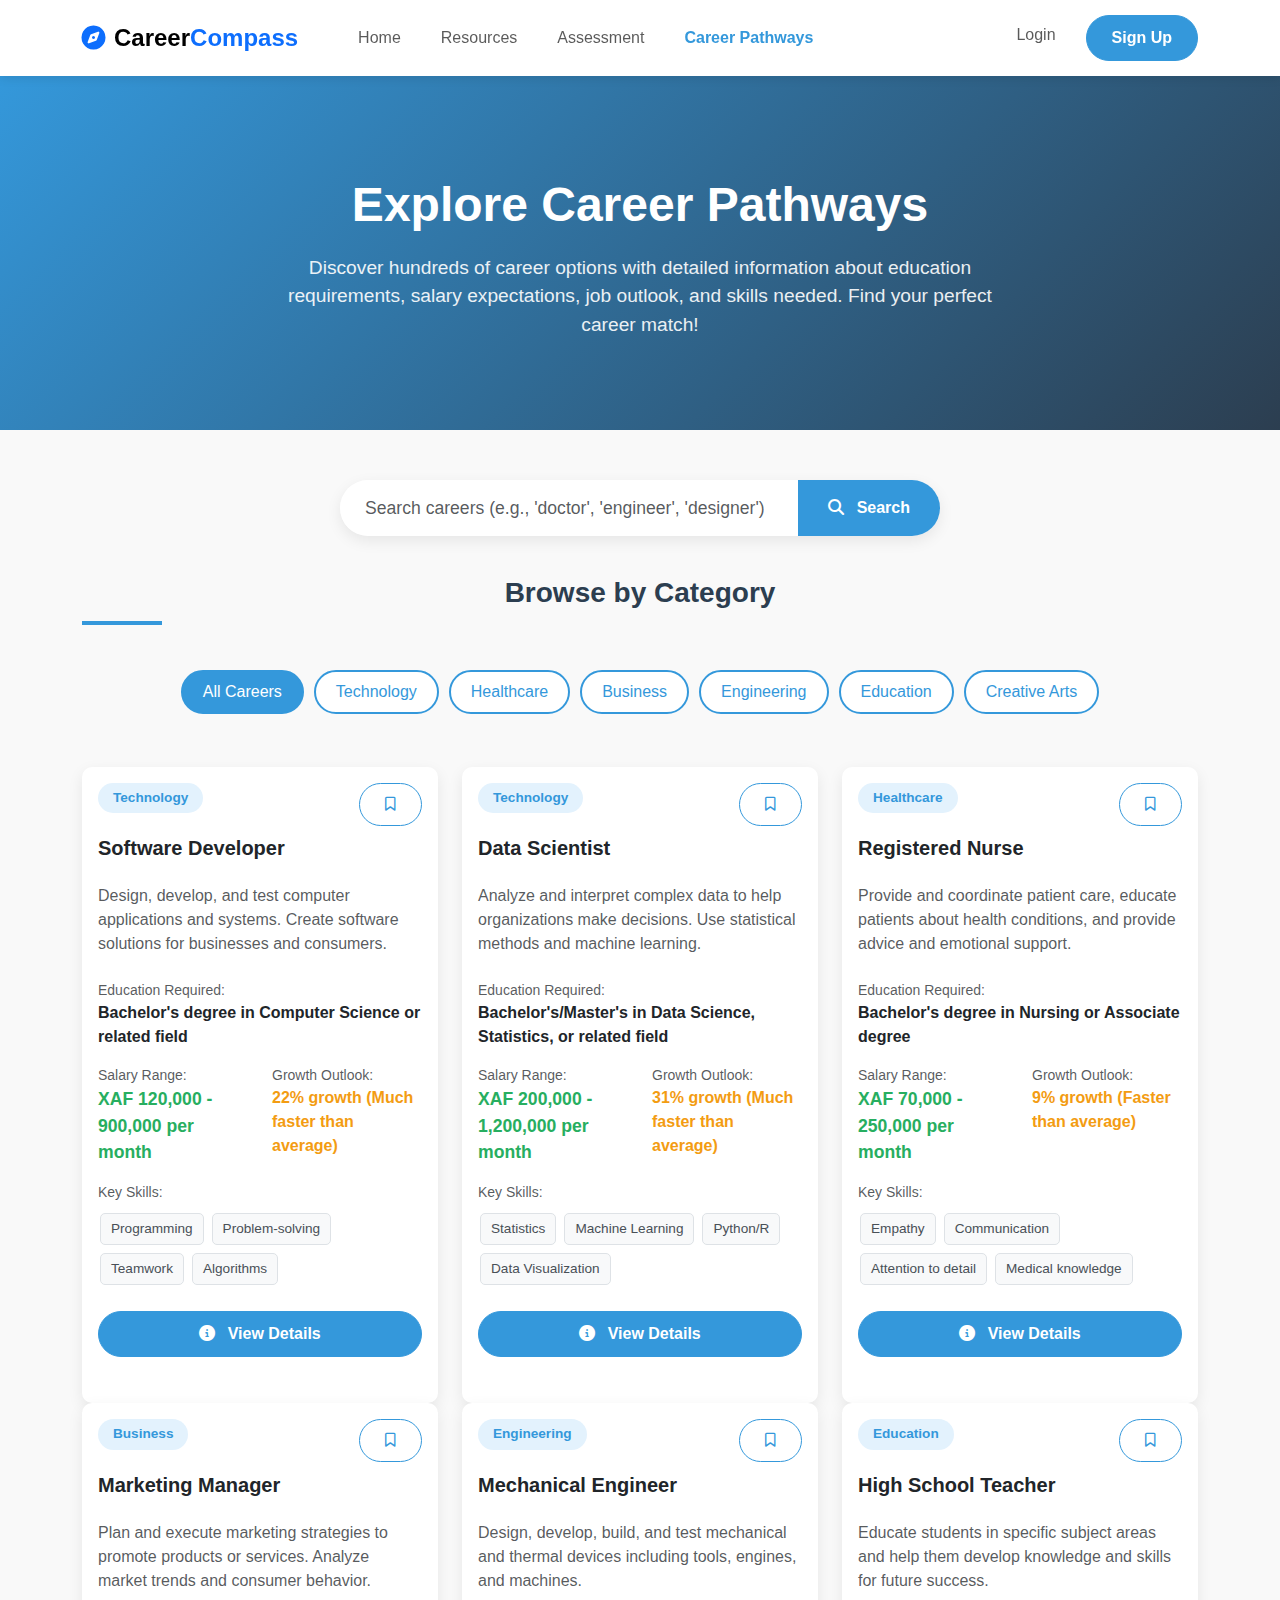
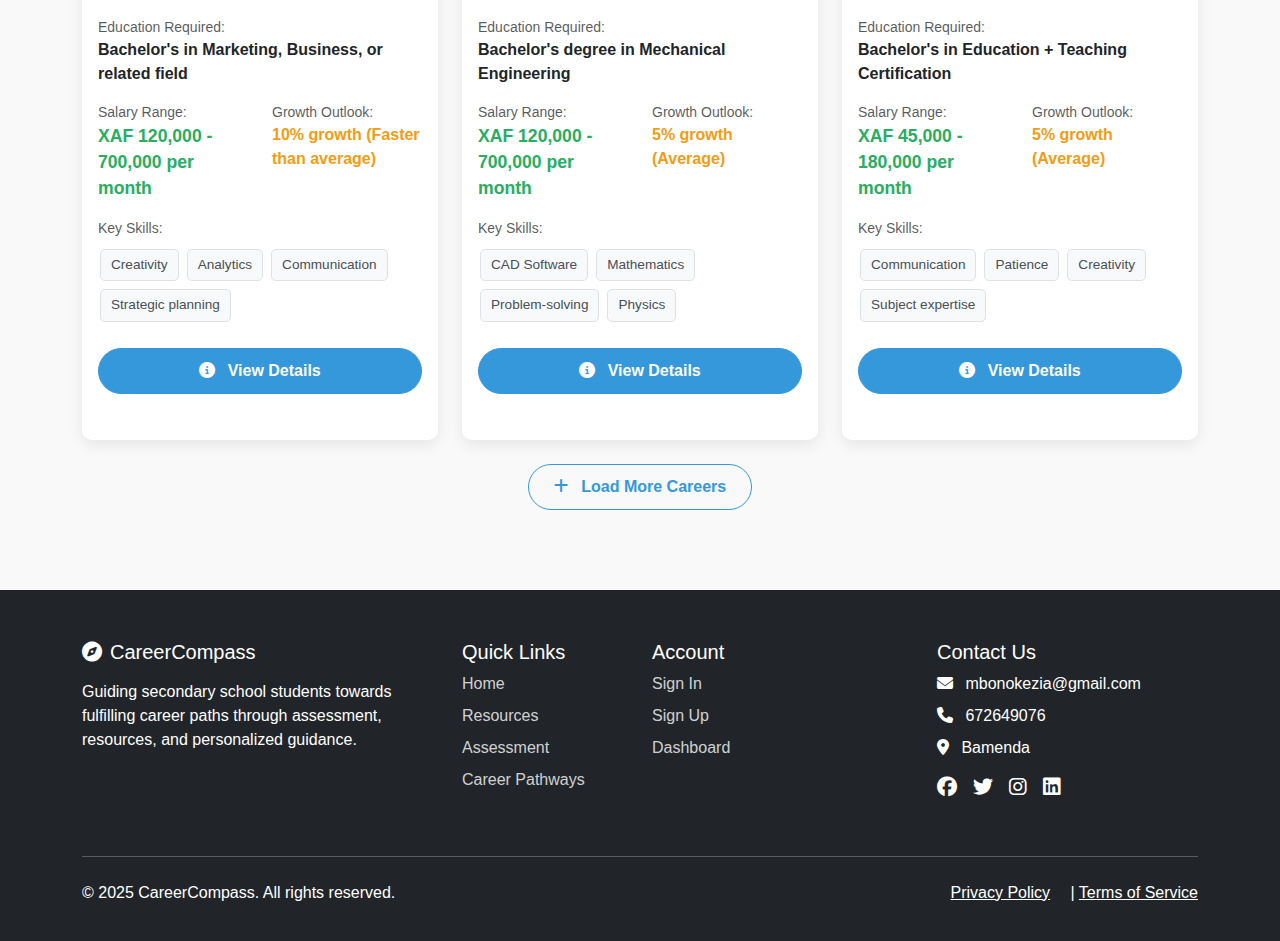
<file: assets/pages/PathWays.html>
<!DOCTYPE html>
<html lang="en">
<head>
    <meta charset="UTF-8">
    <meta name="viewport" content="width=device-width, initial-scale=1.0">
    <title>Career Pathways</title>
    
    <!-- Bootstrap CSS -->
    <link href="https://cdn.jsdelivr.net/npm/bootstrap@5.3.0-alpha1/dist/css/bootstrap.min.css" rel="stylesheet">
    <!-- Font Awesome -->
    <link rel="stylesheet" href="https://cdnjs.cloudflare.com/ajax/libs/font-awesome/6.4.0/css/all.min.css">
    <!-- Custom CSS -->
    <link rel="stylesheet" href="css/style.css">
    
    <style>
        /* Matching original color scheme */
        :root {
            --primary-color: #3498db;
            --secondary-color: #2c3e50;
            --accent-color: #e74c3c;
            --light-color: #ecf0f1;
            --success-color: #27ae60;
            --warning-color: #f39c12;
        }
        
        body {
            font-family: 'Segoe UI', Tahoma, Geneva, Verdana, sans-serif;
            color: #333;
            background-color: #f9f9f9;
        }
        
        /* Navbar - matching original with left/right alignment */
        .navbar {
            box-shadow: 0 2px 10px rgba(0, 0, 0, 0.1);
            background-color: white;
            padding: 15px 0;
        }
        
        .navbar-brand {
            font-weight: 700;
            font-size: 1.5rem;
            margin-right: 40px;
        }
        
        .navbar-nav.ms-auto {
            margin-left: 0 !important;
        }
        
        .nav-link {
            font-weight: 500;
            padding: 8px 15px !important;
            margin: 0 5px;
        }
        
        .nav-link.active {
            color: var(--primary-color) !important;
            font-weight: 600;
        }
        
        .nav-link:hover {
            color: var(--primary-color) !important;
        }
        
        .navbar-nav .btn-primary {
            margin-left: 10px;
        }
        
        /* Hero section - matching original */
        .hero-section {
            background: linear-gradient(135deg, var(--primary-color), var(--secondary-color));
            color: white;
            padding: 100px 0 60px;
            margin-bottom: 50px;
        }
        
        .hero-title {
            font-size: 3rem;
            font-weight: 700;
            margin-bottom: 20px;
        }
        
        .hero-subtitle {
            font-size: 1.2rem;
            margin-bottom: 30px;
            opacity: 0.9;
            max-width: 800px;
            margin-left: auto;
            margin-right: auto;
        }
        
        /* Card styling - matching original */
        .career-card {
            border-radius: 10px;
            overflow: hidden;
            transition: transform 0.3s, box-shadow 0.3s;
            height: 100%;
            border: none;
            box-shadow: 0 5px 15px rgba(0, 0, 0, 0.08);
            margin-bottom: 30px;
        }
        
        .career-card:hover {
            transform: translateY(-10px);
            box-shadow: 0 15px 30px rgba(0, 0, 0, 0.15);
        }
        
        .card-icon {
            font-size: 2.5rem;
            color: var(--primary-color);
            margin-bottom: 15px;
        }
        
        /* Section title - matching original */
        .section-title {
            position: relative;
            padding-bottom: 15px;
            margin-bottom: 40px;
            font-weight: 700;
            color: var(--secondary-color);
        }
        
        .section-title::after {
            content: '';
            position: absolute;
            bottom: 0;
            left: 0;
            width: 80px;
            height: 4px;
            background-color: var(--primary-color);
        }
        
        /* Category tags */
        .category-tag {
            background-color: #e3f2fd;
            color: var(--primary-color);
            padding: 5px 15px;
            border-radius: 20px;
            font-size: 0.85rem;
            font-weight: 600;
            display: inline-block;
            margin-bottom: 15px;
        }
        
        /* Salary and growth styling */
        .salary-text {
            color: var(--success-color);
            font-weight: 600;
            font-size: 1.1rem;
        }
        
        .growth-text {
            color: var(--warning-color);
            font-weight: 600;
        }
        
        /* Filter buttons */
        .filter-btn {
            border-radius: 25px;
            padding: 8px 20px;
            margin: 5px;
            transition: all 0.3s;
            border: 2px solid var(--primary-color);
            background-color: white;
            color: var(--primary-color);
            font-weight: 500;
        }
        
        .filter-btn:hover, .filter-btn.active {
            background-color: var(--primary-color);
            color: white;
            border-color: var(--primary-color);
        }
        
        /* Search box */
        .search-container {
            max-width: 600px;
            margin: 0 auto 40px;
        }
        
        .search-box {
            box-shadow: 0 5px 15px rgba(0, 0, 0, 0.08);
            border-radius: 50px;
            overflow: hidden;
        }
        
        .search-box .form-control {
            border: none;
            padding: 15px 25px;
            font-size: 1.1rem;
        }
        
        .search-box .btn {
            padding: 15px 30px;
            background-color: var(--primary-color);
            color: white;
            border: none;
            font-weight: 600;
        }
        
        /* Badge styling */
        .skill-badge {
            background-color: #f8f9fa;
            color: #495057;
            border: 1px solid #dee2e6;
            padding: 5px 10px;
            border-radius: 5px;
            font-size: 0.85rem;
            margin: 2px;
        }
        
        /* Button customization - matching original */
        .btn-primary {
            background-color: var(--primary-color);
            border-color: var(--primary-color);
            padding: 10px 25px;
            border-radius: 30px;
            font-weight: 600;
        }
        
        .btn-primary:hover {
            background-color: #2980b9;
            border-color: #2980b9;
        }
        
        .btn-outline-primary {
            color: var(--primary-color);
            border-color: var(--primary-color);
            border-radius: 30px;
            padding: 10px 25px;
            font-weight: 600;
        }
        
        .btn-outline-primary:hover {
            background-color: var(--primary-color);
            border-color: var(--primary-color);
            color: white;
        }
        
        /* Modal styling */
        .modal-content {
            border-radius: 10px;
            border: none;
            box-shadow: 0 10px 30px rgba(0, 0, 0, 0.2);
        }
        
        .modal-header {
            border-bottom: none;
            padding-bottom: 0;
        }
        
        .modal-body {
            padding-top: 0;
        }
        
        /* Footer - match index footer (bootstrap bg-dark) */
        .main-footer {
            background-color: #212529; /* match index.html bg-dark */
            color: white;
            padding: 50px 0 20px;
            margin-top: 80px;
        }
        
        .footer-links a {
            color: rgba(255, 255, 255, 0.8);
            text-decoration: none;
            transition: color 0.3s;
        }
        
        .footer-links a:hover {
            color: white;
        }
        
        /* Responsive adjustments */
        @media (max-width: 768px) {
            .hero-title {
                font-size: 2.2rem;
            }
            
            .hero-section {
                padding: 70px 0 50px;
            }
            
            .search-box .btn {
                padding: 12px 20px;
            }
            
            .filter-btn {
                padding: 6px 15px;
                font-size: 0.9rem;
            }
            
            .navbar-nav {
                text-align: center;
                margin-top: 15px;
            }
            
            .navbar-nav .btn {
                margin: 10px auto;
                display: block;
                width: 200px;
            }
        }
    </style>
</head>
<body>
    <!-- Navigation Bar -->
    <nav class="navbar navbar-expand-lg navbar-light bg-white sticky-top">
        <div class="container">
            <a class="navbar-brand" href="index.html">
                <i class="fas fa-compass text-primary me-2"></i>Career<span class="text-primary">Compass</span>
            </a>
            <button class="navbar-toggler" type="button" data-bs-toggle="collapse" data-bs-target="#navbarNav">
                <span class="navbar-toggler-icon"></span>
            </button>
            <div class="collapse navbar-collapse" id="navbarNav">
                <!-- Navigation links on the LEFT -->
                <ul class="navbar-nav me-auto">
                    <li class="nav-item">
                        <a class="nav-link" href="index.html">Home</a>
                    </li>
                    <li class="nav-item">
                        <a class="nav-link" href="resources.html">Resources</a>
                    </li>
                    <li class="nav-item">
                        <a class="nav-link" href="assessment.html">Assessment</a>
                    </li>
                    <li class="nav-item">
                        <a class="nav-link active" href="pathways.html">Career Pathways</a>
                    </li>
                </ul>
                
                <!-- Login/Signup buttons on the RIGHT -->
                <div class="navbar-nav">
                    <a class="nav-link" href="login.html">Login</a>
                    <a class="btn btn-primary" href="Sign-up.html">Sign Up</a>
                </div>
            </div>
        </div>
    </nav>

    <!-- Hero Section -->
    <section class="hero-section">
        <div class="container">
            <div class="row">
                <div class="col-lg-8 mx-auto text-center">
                    <h1 class="hero-title">Explore Career Pathways</h1>
                    <p class="hero-subtitle">Discover hundreds of career options with detailed information about education requirements, salary expectations, job outlook, and skills needed. Find your perfect career match!</p>
                </div>
            </div>
        </div>
    </section>

    <!-- Main Content -->
    <div class="container">
        <!-- Search Box -->
        <div class="search-container">
            <div class="input-group search-box">
                <input type="text" class="form-control" id="careerSearch" placeholder="Search careers (e.g., 'doctor', 'engineer', 'designer')">
                <button class="btn" id="searchButton">
                    <i class="fas fa-search me-2"></i> Search
                </button>
            </div>
        </div>

        <!-- Category Filters -->
        <div class="row mb-5">
            <div class="col-12">
                <h3 class="section-title text-center">Browse by Category</h3>
                <div class="d-flex flex-wrap justify-content-center" id="categoryFilter">
                    <button class="btn filter-btn active" data-category="all">All Careers</button>
                    <button class="btn filter-btn" data-category="technology">Technology</button>
                    <button class="btn filter-btn" data-category="healthcare">Healthcare</button>
                    <button class="btn filter-btn" data-category="business">Business</button>
                    <button class="btn filter-btn" data-category="engineering">Engineering</button>
                    <button class="btn filter-btn" data-category="education">Education</button>
                    <button class="btn filter-btn" data-category="creative">Creative Arts</button>
                </div>
            </div>
        </div>

        <!-- Career Cards -->
        <div class="row" id="careersContainer">
            <!-- Career cards will be populated by JavaScript -->
        </div>

        <!-- No Results Message (Hidden initially) -->
        <div class="row d-none" id="noResults">
            <div class="col-12 text-center py-5">
                <div class="display-1 text-muted mb-3">
                    <i class="fas fa-search"></i>
                </div>
                <h3 class="mb-3">No careers found</h3>
                <p class="text-muted mb-4">Try adjusting your search or filter to find what you're looking for.</p>
                <button class="btn btn-primary" id="resetSearch">Show All Careers</button>
            </div>
        </div>

        <!-- Load More Button -->
        <div class="row mt-4">
            <div class="col-12 text-center">
                <button class="btn btn-outline-primary" id="loadMoreBtn">
                    <i class="fas fa-plus me-2"></i> Load More Careers
                </button>
            </div>
        </div>
    </div>

    <!-- Career Details Modal -->
    <div class="modal fade" id="careerModal" tabindex="-1" aria-labelledby="careerModalLabel" aria-hidden="true">
        <div class="modal-dialog modal-lg">
            <div class="modal-content">
                <div class="modal-header">
                    <h5 class="modal-title" id="careerModalLabel">Career Details</h5>
                    <button type="button" class="btn-close" data-bs-dismiss="modal" aria-label="Close"></button>
                </div>
                <div class="modal-body">
                    <div class="row mb-4">
                        <div class="col-md-8">
                            <h4 id="modalCareerTitle" class="fw-bold mb-2"></h4>
                            <span id="modalCareerCategory" class="category-tag"></span>
                            <p id="modalCareerDescription" class="text-muted mt-3"></p>
                        </div>
                        <div class="col-md-4 text-md-end">
                            <button class="btn btn-outline-primary mb-3" id="modalSaveBtn">
                                <i class="far fa-bookmark me-2"></i> Save Career
                            </button>
                        </div>
                    </div>
                    
                    <div class="row mb-4">
                        <div class="col-md-6">
                            <h6 class="fw-bold mb-3"><i class="fas fa-graduation-cap me-2"></i>Education Required</h6>
                            <div class="card bg-light border-0">
                                <div class="card-body">
                                    <p id="modalCareerEducation" class="mb-0"></p>
                                </div>
                            </div>
                        </div>
                        
                        <div class="col-md-6">
                            <h6 class="fw-bold mb-3"><i class="fas fa-dollar-sign me-2"></i>Salary & Growth</h6>
                            <div class="card bg-light border-0">
                                <div class="card-body">
                                    <p class="mb-2"><strong>Salary Range:</strong> <span id="modalCareerSalary" class="salary-text"></span></p>
                                    <p class="mb-0"><strong>Growth Outlook:</strong> <span id="modalCareerGrowth" class="growth-text"></span></p>
                                </div>
                            </div>
                        </div>
                    </div>
                    
                    <div class="mb-4">
                        <h6 class="fw-bold mb-3"><i class="fas fa-tools me-2"></i>Skills Needed</h6>
                        <div id="modalCareerSkills" class="d-flex flex-wrap gap-2"></div>
                    </div>
                    
                    <div class="alert alert-info">
                        <i class="fas fa-lightbulb me-2"></i>
                        <strong>Next Steps:</strong> Research specific degree programs, talk to professionals in this field, and consider job shadowing opportunities.
                    </div>
                </div>
                <div class="modal-footer">
                    <button type="button" class="btn btn-secondary" data-bs-dismiss="modal">Close</button>
                    <a href="resources.html" class="btn btn-primary">Explore Resources</a>
                </div>
            </div>
        </div>
    </div>

    <!-- Login Modal (for demo) -->
    <div class="modal fade" id="loginModal" tabindex="-1">
        <div class="modal-dialog">
            <div class="modal-content">
                <div class="modal-header">
                    <h5 class="modal-title">Sign In Required</h5>
                    <button type="button" class="btn-close" data-bs-dismiss="modal"></button>
                </div>
                <div class="modal-body">
                    <p>You need to be signed in to save career paths. Sign in or create a free account to continue.</p>
                </div>
                <div class="modal-footer">
                    <button type="button" class="btn btn-secondary" data-bs-dismiss="modal">Cancel</button>
                    <a href="login.html" class="btn btn-primary">Sign In</a>
                    <a href="Sign-up.html" class="btn btn-outline-primary">Sign Up</a>
                </div>
            </div>
        </div>
    </div>

    <!-- Footer -->
    <footer class="main-footer" style="background-color:#212529;color:white;">
        <div class="container">
            <div class="row">
                <div class="col-md-4 mb-4">
                    <h5><i class="fas fa-compass me-2"></i>CareerCompass</h5>
                    <p class="mt-3">Guiding secondary school students towards fulfilling career paths through assessment, resources, and personalized guidance.</p>
                </div>
                <div class="col-md-2 mb-4">
                    <h5>Quick Links</h5>
                    <ul class="list-unstyled footer-links">
                        <li class="mb-2"><a href="index.html">Home</a></li>
                        <li class="mb-2"><a href="resources.html">Resources</a></li>
                        <li class="mb-2"><a href="assessment.html">Assessment</a></li>
                        <li class="mb-2"><a href="pathways.html">Career Pathways</a></li>
                    </ul>
                </div>
                <div class="col-md-3 mb-4">
                    <h5>Account</h5>
                    <ul class="list-unstyled footer-links">
                        <!-- <li class="mb-2"><a href="dashboard.html">Dashboard</a></li> -->
                        <li class="mb-2"><a href="login.html">Sign In</a></li>
                        <li class="mb-2"><a href="Sign-up.html">Sign Up</a></li>
                        <li class="mb-2"><a href="Dashboard.html">Dashboard</a></li>
                    </ul>
                </div>
                <div class="col-md-3 mb-4">
                    <h5>Contact Us</h5>
                    <ul class="list-unstyled">
                            <li class="mb-2"><i class="fas fa-envelope me-2"></i> mbonokezia@gmail.com</li>
                            <li class="mb-2"><i class="fas fa-phone me-2"></i> 672649076</li>
                            <li class="mb-2"><i class="fas fa-map-marker-alt me-2"></i> Bamenda</li>
                    </ul>
                    <div class="mt-3 d-flex justify-content-start">
                        <a href="#" class="text-white me-3"><i class="fab fa-facebook fa-lg"></i></a>
                        <a href="#" class="text-white me-3"><i class="fab fa-twitter fa-lg"></i></a>
                        <a href="#" class="text-white me-3"><i class="fab fa-instagram fa-lg"></i></a>
                        <a href="#" class="text-white"><i class="fab fa-linkedin fa-lg"></i></a>
                    </div>
                </div>
            </div>
            <hr class="bg-light my-4">
            <div class="row">
                <div class="col-md-6">
                        <p>&copy; 2025 CareerCompass. All rights reserved.</p>
                </div>
                <div class="col-md-6 text-md-end">
                    <p><a href="privacy.html" class="text-white me-3">Privacy Policy</a> | 
                       <a href="terms.html" class="text-white">Terms of Service</a></p>
                </div>
            </div>
        </div>
    </footer>

    <!-- Bootstrap JS Bundle with Popper -->
    <script src="https://cdn.jsdelivr.net/npm/bootstrap@5.3.0-alpha1/dist/js/bootstrap.bundle.min.js"></script>
    
    <!-- Custom JavaScript -->
    <script>
        // Career data matching original sample
        const careers = [
            {
                id: 1,
                title: "Software Developer",
                category: "technology",
                description: "Design, develop, and test computer applications and systems. Create software solutions for businesses and consumers.",
                education: "Bachelor's degree in Computer Science or related field",
                salary: "XAF 120,000 - 900,000 per month",
                growth: "22% growth (Much faster than average)",
                skills: ["Programming", "Problem-solving", "Teamwork", "Algorithms"]
            },
            {
                id: 2,
                title: "Data Scientist",
                category: "technology",
                description: "Analyze and interpret complex data to help organizations make decisions. Use statistical methods and machine learning.",
                education: "Bachelor's/Master's in Data Science, Statistics, or related field",
                salary: "XAF 200,000 - 1,200,000 per month",
                growth: "31% growth (Much faster than average)",
                skills: ["Statistics", "Machine Learning", "Python/R", "Data Visualization"]
            },
            {
                id: 3,
                title: "Registered Nurse",
                category: "healthcare",
                description: "Provide and coordinate patient care, educate patients about health conditions, and provide advice and emotional support.",
                education: "Bachelor's degree in Nursing or Associate degree",
                salary: "XAF 70,000 - 250,000 per month",
                growth: "9% growth (Faster than average)",
                skills: ["Empathy", "Communication", "Attention to detail", "Medical knowledge"]
            },
            {
                id: 4,
                title: "Marketing Manager",
                category: "business",
                description: "Plan and execute marketing strategies to promote products or services. Analyze market trends and consumer behavior.",
                education: "Bachelor's in Marketing, Business, or related field",
                salary: "XAF 120,000 - 700,000 per month",
                growth: "10% growth (Faster than average)",
                skills: ["Creativity", "Analytics", "Communication", "Strategic planning"]
            },
            {
                id: 5,
                title: "Mechanical Engineer",
                category: "engineering",
                description: "Design, develop, build, and test mechanical and thermal devices including tools, engines, and machines.",
                education: "Bachelor's degree in Mechanical Engineering",
                salary: "XAF 120,000 - 700,000 per month",
                growth: "5% growth (Average)",
                skills: ["CAD Software", "Mathematics", "Problem-solving", "Physics"]
            },
            {
                id: 6,
                title: "High School Teacher",
                category: "education",
                description: "Educate students in specific subject areas and help them develop knowledge and skills for future success.",
                education: "Bachelor's in Education + Teaching Certification",
                salary: "XAF 45,000 - 180,000 per month",
                growth: "5% growth (Average)",
                skills: ["Communication", "Patience", "Creativity", "Subject expertise"]
            },
            {
                id: 7,
                title: "Graphic Designer",
                category: "creative",
                description: "Create visual concepts to communicate ideas that inspire, inform, and captivate consumers.",
                education: "Bachelor's in Graphic Design or related field",
                salary: "XAF 40,000 - 200,000 per month",
                growth: "3% growth (Slower than average)",
                skills: ["Creativity", "Software Skills", "Communication", "Typography"]
            },
            {
                id: 8,
                title: "Web Developer",
                category: "technology",
                description: "Design and create websites, ensuring functionality and optimal user experience.",
                education: "Associate or Bachelor's in Web Development, Computer Science",
                salary: "XAF 80,000 - 500,000 per month",
                growth: "13% growth (Faster than average)",
                skills: ["HTML/CSS", "JavaScript", "Responsive Design", "Web Frameworks"]
            },
            {
                id: 9,
                title: "Physical Therapist",
                category: "healthcare",
                description: "Help patients improve movement and manage pain through exercises, hands-on care, and patient education.",
                education: "Doctor of Physical Therapy (DPT) degree",
                salary: "XAF 120,000 - 500,000 per month",
                growth: "17% growth (Much faster than average)",
                skills: ["Empathy", "Anatomy knowledge", "Communication", "Physical stamina"]
            },
            {
                id: 10,
                title: "Financial Analyst",
                category: "business",
                description: "Guide businesses and individuals in investment decisions by assessing performance of stocks, bonds, and other investments.",
                education: "Bachelor's in Finance, Economics, or related field",
                salary: "XAF 100,000 - 600,000 per month",
                growth: "9% growth (Faster than average)",
                skills: ["Analytical thinking", "Mathematics", "Communication", "Financial software"]
            },
            {
                id: 11,
                title: "Civil Engineer",
                category: "engineering",
                description: "Design, build, and maintain infrastructure projects like roads, bridges, and buildings.",
                education: "Bachelor's degree in Civil Engineering",
                salary: "XAF 120,000 - 800,000 per month",
                growth: "7% growth (Average)",
                skills: ["Physics", "Project Management", "Design", "Mathematics"]
            },
            {
                id: 12,
                title: "Psychologist",
                category: "healthcare",
                description: "Study cognitive, emotional, and social processes by observing, interpreting, and recording how individuals relate to one another.",
                education: "Doctoral degree in Psychology",
                salary: "XAF 120,000 - 700,000 per month",
                growth: "8% growth (Average)",
                skills: ["Empathy", "Listening", "Critical thinking", "Research"]
            }
        ];

        // DOM Elements
        const careersContainer = document.getElementById('careersContainer');
        const categoryFilter = document.getElementById('categoryFilter');
        const searchInput = document.getElementById('careerSearch');
        const searchButton = document.getElementById('searchButton');
        const noResults = document.getElementById('noResults');
        const resetSearchButton = document.getElementById('resetSearch');
        const loadMoreBtn = document.getElementById('loadMoreBtn');

        // Variables
        let displayedCareers = 6;
        let currentFilter = 'all';
        let currentSearch = '';

        // Initialize page
        document.addEventListener('DOMContentLoaded', function() {
            renderCareers();
            setupEventListeners();
        });

        // Render careers to the page
        function renderCareers() {
            careersContainer.innerHTML = '';
            
            // Filter careers based on current filter and search
            const filteredCareers = careers.filter(career => {
                const matchesCategory = currentFilter === 'all' || career.category === currentFilter;
                const matchesSearch = currentSearch === '' || 
                    career.title.toLowerCase().includes(currentSearch) ||
                    career.description.toLowerCase().includes(currentSearch) ||
                    career.skills.some(skill => skill.toLowerCase().includes(currentSearch));
                
                return matchesCategory && matchesSearch;
            });

            // Slice to show only displayed careers
            const careersToShow = filteredCareers.slice(0, displayedCareers);

            if (careersToShow.length === 0) {
                noResults.classList.remove('d-none');
                loadMoreBtn.classList.add('d-none');
                return;
            }

            noResults.classList.add('d-none');

            // Create career cards
            careersToShow.forEach(career => {
                const careerCard = createCareerCard(career);
                careersContainer.appendChild(careerCard);
            });

            // Show/hide load more button
            if (filteredCareers.length > displayedCareers) {
                loadMoreBtn.classList.remove('d-none');
            } else {
                loadMoreBtn.classList.add('d-none');
            }
        }

        // Create a career card element
        function createCareerCard(career) {
            const col = document.createElement('div');
            col.className = 'col-lg-4 col-md-6';
            
            // Format category for display
            const categoryDisplay = career.category.charAt(0).toUpperCase() + career.category.slice(1);
            
            col.innerHTML = `
                <div class="card career-card" data-category="${career.category}">
                    <div class="card-body">
                        <div class="d-flex justify-content-between align-items-start mb-3">
                            <div>
                                <span class="category-tag">${categoryDisplay}</span>
                                <h5 class="card-title fw-bold mt-2">${career.title}</h5>
                            </div>
                            <button class="btn btn-sm btn-outline-primary save-career-btn" 
                                    data-career-id="${career.id}"
                                    data-career-title="${career.title}">
                                <i class="far fa-bookmark"></i>
                            </button>
                        </div>
                        
                        <p class="card-text text-muted mb-4">${career.description}</p>
                        
                        <div class="career-details">
                            <div class="mb-3">
                                <small class="text-muted d-block">Education Required:</small>
                                <strong>${career.education}</strong>
                            </div>
                            
                            <div class="row mb-3">
                                <div class="col-6">
                                    <small class="text-muted d-block">Salary Range:</small>
                                    <strong class="salary-text">${career.salary}</strong>
                                </div>
                                <div class="col-6">
                                    <small class="text-muted d-block">Growth Outlook:</small>
                                    <strong class="growth-text">${career.growth}</strong>
                                </div>
                            </div>
                            
                            <div class="mb-4">
                                <small class="text-muted d-block">Key Skills:</small>
                                <div class="d-flex flex-wrap gap-1 mt-2">
                                    ${career.skills.map(skill => `<span class="skill-badge">${skill}</span>`).join('')}
                                </div>
                            </div>
                        </div>
                        
                        <button class="btn btn-primary w-100 view-details-btn" 
                                data-bs-toggle="modal" 
                                data-bs-target="#careerModal"
                                data-id="${career.id}">
                            <i class="fas fa-info-circle me-2"></i> View Details
                        </button>
                    </div>
                </div>
            `;
            
            return col;
        }

        // Setup event listeners
        function setupEventListeners() {
            // Category filter buttons
            categoryFilter.addEventListener('click', function(e) {
                if (e.target.classList.contains('filter-btn')) {
                    // Update active button
                    document.querySelectorAll('.filter-btn').forEach(btn => {
                        btn.classList.remove('active');
                    });
                    e.target.classList.add('active');
                    
                    // Update filter and reset displayed count
                    currentFilter = e.target.getAttribute('data-category');
                    displayedCareers = 6;
                    renderCareers();
                }
            });

            // Search functionality
            searchButton.addEventListener('click', performSearch);
            searchInput.addEventListener('keyup', function(e) {
                if (e.key === 'Enter') {
                    performSearch();
                }
            });

            // Reset search
            resetSearchButton.addEventListener('click', function() {
                searchInput.value = '';
                currentSearch = '';
                displayedCareers = 6;
                document.querySelector('[data-category="all"]').click();
                renderCareers();
            });

            // Load more careers
            loadMoreBtn.addEventListener('click', function() {
                displayedCareers += 6;
                renderCareers();
            });

            // View details button (event delegation)
            careersContainer.addEventListener('click', function(e) {
                if (e.target.classList.contains('view-details-btn') || 
                    e.target.closest('.view-details-btn')) {
                    const button = e.target.classList.contains('view-details-btn') ? 
                        e.target : e.target.closest('.view-details-btn');
                    const careerId = parseInt(button.getAttribute('data-id'));
                    const career = careers.find(c => c.id === careerId);
                    
                    if (career) {
                        showCareerModal(career);
                    }
                }
                
                // Save career button
                if (e.target.classList.contains('save-career-btn') || 
                    e.target.closest('.save-career-btn')) {
                    const button = e.target.classList.contains('save-career-btn') ? 
                        e.target : e.target.closest('.save-career-btn');
                    const careerTitle = button.getAttribute('data-career-title');
                    saveCareer(careerTitle, button);
                }
            });

            // Modal save button
            document.getElementById('modalSaveBtn')?.addEventListener('click', function() {
                const careerTitle = document.getElementById('modalCareerTitle').textContent;
                saveCareer(careerTitle, this);
            });
        }

        // Perform search
        function performSearch() {
            currentSearch = searchInput.value.toLowerCase().trim();
            displayedCareers = 6;
            renderCareers();
        }

        // Show career details in modal
        function showCareerModal(career) {
            // Format category for display
            const categoryDisplay = career.category.charAt(0).toUpperCase() + career.category.slice(1);
            
            // Set modal content
            document.getElementById('modalCareerTitle').textContent = career.title;
            document.getElementById('modalCareerCategory').textContent = categoryDisplay;
            document.getElementById('modalCareerDescription').textContent = career.description;
            document.getElementById('modalCareerEducation').textContent = career.education;
            document.getElementById('modalCareerSalary').textContent = career.salary;
            document.getElementById('modalCareerGrowth').textContent = career.growth;
            
            // Set skills
            const skillsContainer = document.getElementById('modalCareerSkills');
            skillsContainer.innerHTML = '';
            career.skills.forEach(skill => {
                const skillElement = document.createElement('span');
                skillElement.className = 'skill-badge';
                skillElement.textContent = skill;
                skillsContainer.appendChild(skillElement);
            });
            
            // Update save button data
            const saveButton = document.getElementById('modalSaveBtn');
            if (saveButton) {
                saveButton.setAttribute('data-career-title', career.title);
            }
        }

        // Save career to user's profile
        function saveCareer(careerTitle, buttonElement) {
            // Check if user is logged in
            const isLoggedIn = localStorage.getItem('isLoggedIn') === 'true';

            if (!isLoggedIn) {
                // Show login modal for non-logged-in users
                const loginModal = new bootstrap.Modal(document.getElementById('loginModal'));
                loginModal.show();
                return;
            }

            // Save career to localStorage for demo/logged-in user
            const originalHTML = buttonElement.innerHTML;
            buttonElement.innerHTML = '<span class="spinner-border spinner-border-sm"></span>';
            buttonElement.disabled = true;

            setTimeout(() => {
                try {
                    const user = JSON.parse(localStorage.getItem('careerCompassUser')) || {};
                    const owner = user.username || user.email || null;
                    const savedCareers = JSON.parse(localStorage.getItem('savedCareers')) || [];

                    // Try to get category from careers data if present
                    let category = '';
                    try {
                        const careerObj = (window.careers || []).find(c => c.title === careerTitle) || (window._allCareers || []).find(c => c.title === careerTitle);
                        if (careerObj) category = careerObj.category || careerObj.categories ? (careerObj.category || careerObj.categories[0]) : '';
                    } catch (e) {
                        // ignore
                    }

                    if (!savedCareers.some(c => c.title === careerTitle && c.owner === owner)) {
                        savedCareers.unshift({ id: Date.now(), title: careerTitle, category: category, savedAt: Date.now(), owner });
                        localStorage.setItem('savedCareers', JSON.stringify(savedCareers));
                    }

                    // Show success state
                    buttonElement.innerHTML = '<i class="fas fa-check"></i>';
                    buttonElement.classList.remove('btn-outline-primary');
                    buttonElement.classList.add('btn-success');
                    showAlert(`"${careerTitle}" has been saved to your profile!`);
                } catch (err) {
                    console.error('Failed to save career', err);
                }

                // Revert after 2 seconds
                setTimeout(() => {
                    buttonElement.innerHTML = originalHTML;
                    buttonElement.classList.remove('btn-success');
                    buttonElement.classList.add('btn-outline-primary');
                    buttonElement.disabled = false;
                }, 2000);
            }, 800);
        }

        // Show alert message
        function showAlert(message) {
            // Remove existing alerts
            const existingAlert = document.querySelector('.custom-alert');
            if (existingAlert) {
                existingAlert.remove();
            }
            
            // Create alert
            const alertDiv = document.createElement('div');
            alertDiv.className = 'custom-alert alert alert-success alert-dismissible fade show';
            alertDiv.style.cssText = `
                position: fixed;
                top: 20px;
                right: 20px;
                z-index: 9999;
                min-width: 300px;
                box-shadow: 0 4px 12px rgba(0,0,0,0.15);
            `;
            
            alertDiv.innerHTML = `
                ${message}
                <button type="button" class="btn-close" data-bs-dismiss="alert"></button>
            `;
            
            // Add to page
            document.body.appendChild(alertDiv);
            
            // Auto remove after 5 seconds
            setTimeout(() => {
                if (alertDiv.parentNode) {
                    const bsAlert = new bootstrap.Alert(alertDiv);
                    bsAlert.close();
                }
            }, 5000);
        }
    </script>
</body>
</html>
</file>
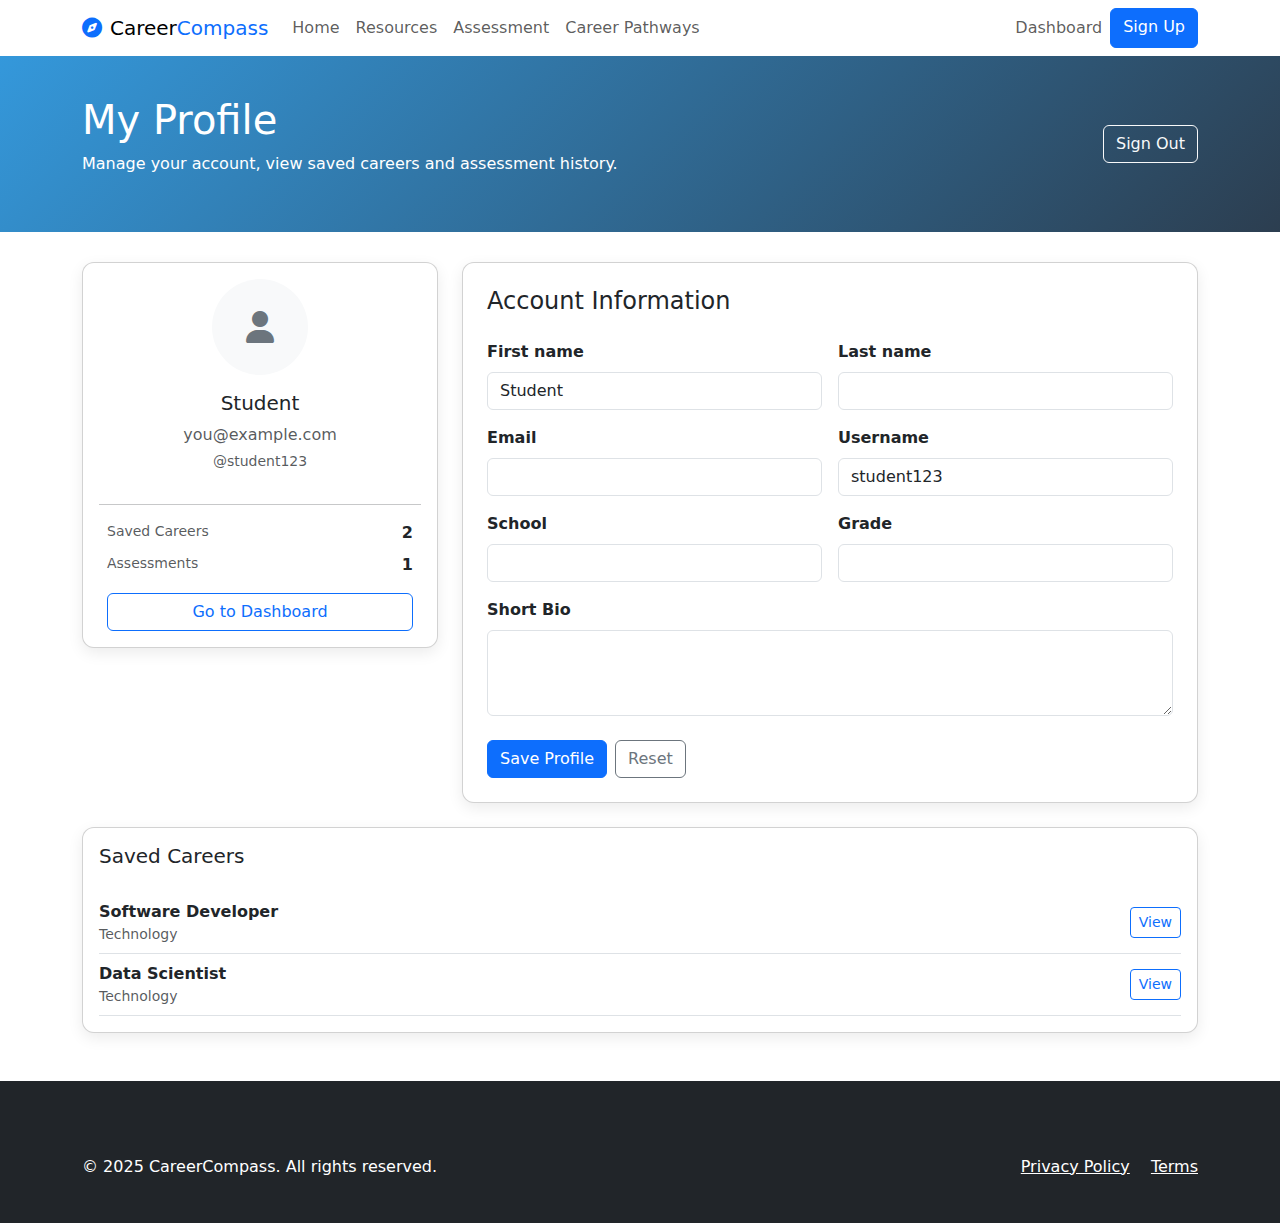
<file: assets/pages/profile.html>
<!DOCTYPE html>
<html lang="en">
<head>
    <meta charset="UTF-8">
    <meta name="viewport" content="width=device-width, initial-scale=1.0">
    <title>My Profile - CareerCompass</title>

    <!-- Bootstrap CSS -->
    <link href="https://cdn.jsdelivr.net/npm/bootstrap@5.3.0-alpha1/dist/css/bootstrap.min.css" rel="stylesheet">
    <!-- Font Awesome -->
    <link rel="stylesheet" href="https://cdnjs.cloudflare.com/ajax/libs/font-awesome/6.4.0/css/all.min.css">
    <!-- Custom CSS -->
    <link rel="stylesheet" href="css/style.css">
    <style>
        .profile-hero {
            background: linear-gradient(135deg,#3498db,#2c3e50);
            color: white;
            padding: 40px 0;
            margin-bottom: 30px;
        }
        .profile-card { border-radius: 12px; box-shadow: 0 5px 15px rgba(0,0,0,0.08); }
        .form-label { font-weight:600; }
    </style>
</head>
<body>
    <!-- Navigation Bar -->
    <nav class="navbar navbar-expand-lg navbar-light bg-white sticky-top">
        <div class="container">
            <a class="navbar-brand" href="index.html">
                <i class="fas fa-compass text-primary me-2"></i>Career<span class="text-primary">Compass</span>
            </a>
            <button class="navbar-toggler" type="button" data-bs-toggle="collapse" data-bs-target="#navbarNav">
                <span class="navbar-toggler-icon"></span>
            </button>
            <div class="collapse navbar-collapse" id="navbarNav">
                <ul class="navbar-nav me-auto">
                    <li class="nav-item"><a class="nav-link" href="index.html">Home</a></li>
                    <li class="nav-item"><a class="nav-link" href="resources.html">Resources</a></li>
                    <li class="nav-item"><a class="nav-link" href="assessment.html">Assessment</a></li>
                    <li class="nav-item"><a class="nav-link" href="pathways.html">Career Pathways</a></li>
                </ul>
                <div class="navbar-nav">
                    <a class="nav-link" href="dashboard.html">Dashboard</a>
                    <a class="btn btn-primary" href="Sign-up.html">Sign Up</a>
                </div>
            </div>
        </div>
    </nav>

    <!-- Hero -->
    <section class="profile-hero">
        <div class="container">
            <div class="row align-items-center">
                <div class="col-md-8">
                    <h1 id="profileWelcome">My Profile</h1>
                    <p id="profileWelcomeSub">Manage your account, view saved careers and assessment history.</p>
                </div>
                <div class="col-md-4 text-md-end">
                    <button id="signOutBtn" class="btn btn-outline-light">Sign Out</button>
                </div>
            </div>
        </div>
    </section>

    <div class="container">
        <div class="row">
            <div class="col-lg-4 mb-4">
                <div class="card profile-card p-3">
                    <div class="text-center">
                        <div class="rounded-circle bg-light d-inline-flex align-items-center justify-content-center" style="width:96px;height:96px;">
                            <i class="fas fa-user fa-2x text-secondary"></i>
                        </div>
                        <h5 class="mt-3" id="displayName">Student</h5>
                        <p class="text-muted mb-1" id="displayEmail">you@example.com</p>
                        <p class="small text-muted" id="displayUsername">@student123</p>
                    </div>
                    <hr>
                    <div class="px-2">
                        <div class="d-flex justify-content-between mb-2">
                            <small class="text-muted">Saved Careers</small>
                            <strong id="profileSavedCount">0</strong>
                        </div>
                        <div class="d-flex justify-content-between mb-2">
                            <small class="text-muted">Assessments</small>
                            <strong id="profileAssessCount">0</strong>
                        </div>
                        <a href="dashboard.html" class="btn btn-outline-primary w-100 mt-2">Go to Dashboard</a>
                    </div>
                </div>
            </div>

            <div class="col-lg-8 mb-4">
                <div class="card profile-card p-4">
                    <h4>Account Information</h4>
                    <form id="profileForm" class="mt-3">
                        <div class="row g-3">
                            <div class="col-md-6">
                                <label class="form-label" for="firstName">First name</label>
                                <input id="firstName" name="firstName" class="form-control" />
                            </div>
                            <div class="col-md-6">
                                <label class="form-label" for="lastName">Last name</label>
                                <input id="lastName" name="lastName" class="form-control" />
                            </div>
                            <div class="col-md-6">
                                <label class="form-label" for="email">Email</label>
                                <input id="email" name="email" type="email" class="form-control" />
                            </div>
                            <div class="col-md-6">
                                <label class="form-label" for="username">Username</label>
                                <input id="username" name="username" class="form-control" />
                            </div>
                            <div class="col-md-6">
                                <label class="form-label" for="school">School</label>
                                <input id="school" name="school" class="form-control" />
                            </div>
                            <div class="col-md-6">
                                <label class="form-label" for="gradeLevel">Grade</label>
                                <input id="gradeLevel" name="gradeLevel" class="form-control" />
                            </div>
                            <div class="col-12">
                                <label class="form-label" for="bio">Short Bio</label>
                                <textarea id="bio" name="bio" rows="3" class="form-control"></textarea>
                            </div>
                        </div>

                        <div class="mt-4 d-flex gap-2">
                            <button id="saveProfile" type="button" class="btn btn-primary">Save Profile</button>
                            <button id="cancelEdit" type="button" class="btn btn-outline-secondary">Reset</button>
                        </div>
                    </form>
                </div>
            </div>
        </div>

        <!-- Saved Careers Preview -->
        <div class="row">
            <div class="col-12">
                <div class="card p-3 profile-card">
                    <h5>Saved Careers</h5>
                    <div id="profileSavedList" class="mt-3">
                        <div class="empty-state text-center py-4">
                            <i class="far fa-bookmark fa-2x text-muted"></i>
                            <p class="mt-3 text-muted">No saved careers yet</p>
                            <a href="pathways.html" class="btn btn-outline-primary">Explore Careers</a>
                        </div>
                    </div>
                </div>
            </div>
        </div>

    </div>

    <!-- Footer (kept minimal to match site) -->
    <footer class="main-footer mt-5">
        <div class="container py-4">
            <div class="row">
                <div class="col-md-6">
                    <p class="mb-0">&copy; 2025 CareerCompass. All rights reserved.</p>
                </div>
                <div class="col-md-6 text-md-end">
                    <a href="privacy.html" class="text-white me-3">Privacy Policy</a>
                    <a href="terms.html" class="text-white">Terms</a>
                </div>
            </div>
        </div>
    </footer>

    <!-- Scripts -->
    <script src="https://cdn.jsdelivr.net/npm/bootstrap@5.3.0-alpha1/dist/js/bootstrap.bundle.min.js"></script>
    <script src="js/script.js"></script>
    <script>
        // Load profile data into form and side card
        function loadProfile() {
            const user = JSON.parse(localStorage.getItem('careerCompassUser')) || {
                firstName: 'Student', lastName: '', email: '', username: 'student123', school:'', gradeLevel:'', bio:''
            };
            document.getElementById('firstName').value = user.firstName || '';
            document.getElementById('lastName').value = user.lastName || '';
            document.getElementById('email').value = user.email || '';
            document.getElementById('username').value = user.username || '';
            document.getElementById('school').value = user.school || '';
            document.getElementById('gradeLevel').value = user.gradeLevel || '';
            document.getElementById('bio').value = user.bio || '';

            // Side info
            const displayName = document.getElementById('displayName'); if (displayName) displayName.textContent = `${user.firstName} ${user.lastName}`.trim() || 'Student';
            const displayEmail = document.getElementById('displayEmail'); if (displayEmail) displayEmail.textContent = user.email || 'you@example.com';
            const displayUsername = document.getElementById('displayUsername'); if (displayUsername) displayUsername.textContent = `@${user.username || 'student123'}`;

            // Counts
            const saved = JSON.parse(localStorage.getItem('savedCareers')) || [];
            const assessments = JSON.parse(localStorage.getItem('assessments')) || [];
            const ownerId = user.username || user.email || null;
            const visibleSaved = saved.filter(s => !s.owner || !ownerId || s.owner === ownerId);
            document.getElementById('profileSavedCount').textContent = visibleSaved.length;
            document.getElementById('profileAssessCount').textContent = assessments.length;

            // Populate saved list
            const savedList = document.getElementById('profileSavedList');
            if (!savedList) return;
            if (visibleSaved.length === 0) return; // keep empty state

            savedList.innerHTML = '';
            visibleSaved.forEach(c => {
                const div = document.createElement('div');
                div.className = 'd-flex align-items-center justify-content-between border-bottom py-2';
                div.innerHTML = `<div><strong>${c.title}</strong><div class="small text-muted">${c.category||''}</div></div><div><a href="pathways.html?career=${encodeURIComponent(c.title)}" class="btn btn-sm btn-outline-primary">View</a></div>`;
                savedList.appendChild(div);
            });
        }

        function saveProfile() {
            const user = {
                firstName: document.getElementById('firstName').value.trim(),
                lastName: document.getElementById('lastName').value.trim(),
                email: document.getElementById('email').value.trim(),
                username: document.getElementById('username').value.trim(),
                school: document.getElementById('school').value.trim(),
                gradeLevel: document.getElementById('gradeLevel').value.trim(),
                bio: document.getElementById('bio').value.trim()
            };
            localStorage.setItem('careerCompassUser', JSON.stringify(user));
            showSavedNotice();
            loadProfile();
        }

        function resetProfileForm() {
            // Clear the form fields to empty/default values
            const fields = ['firstName','lastName','email','username','school','gradeLevel','bio'];
            fields.forEach(id => {
                const el = document.getElementById(id);
                if (el) el.value = '';
            });
            // Update side display to defaults
            const displayName = document.getElementById('displayName'); if (displayName) displayName.textContent = 'Student';
            const displayEmail = document.getElementById('displayEmail'); if (displayEmail) displayEmail.textContent = 'you@example.com';
            const displayUsername = document.getElementById('displayUsername'); if (displayUsername) displayUsername.textContent = '@student123';
        }

        function showSavedNotice() {
            const alert = document.createElement('div');
            alert.className = 'alert alert-success position-fixed top-0 end-0 m-3';
            alert.style.zIndex = 9999;
            alert.textContent = 'Profile saved';
            document.body.appendChild(alert);
            setTimeout(()=>{ if (alert.parentNode) alert.remove(); }, 2500);
        }

        document.addEventListener('DOMContentLoaded', function(){
            loadProfile();

            const btn = document.getElementById('saveProfile'); if (btn) btn.addEventListener('click', saveProfile);
            const cancel = document.getElementById('cancelEdit'); if (cancel) cancel.addEventListener('click', resetProfileForm);
            const signOut = document.getElementById('signOutBtn'); if (signOut) signOut.addEventListener('click', function(){ localStorage.removeItem('isLoggedIn'); localStorage.removeItem('careerCompassUser'); window.location.href='index.html'; });
        });
    </script>
</body>
</html>
</file>
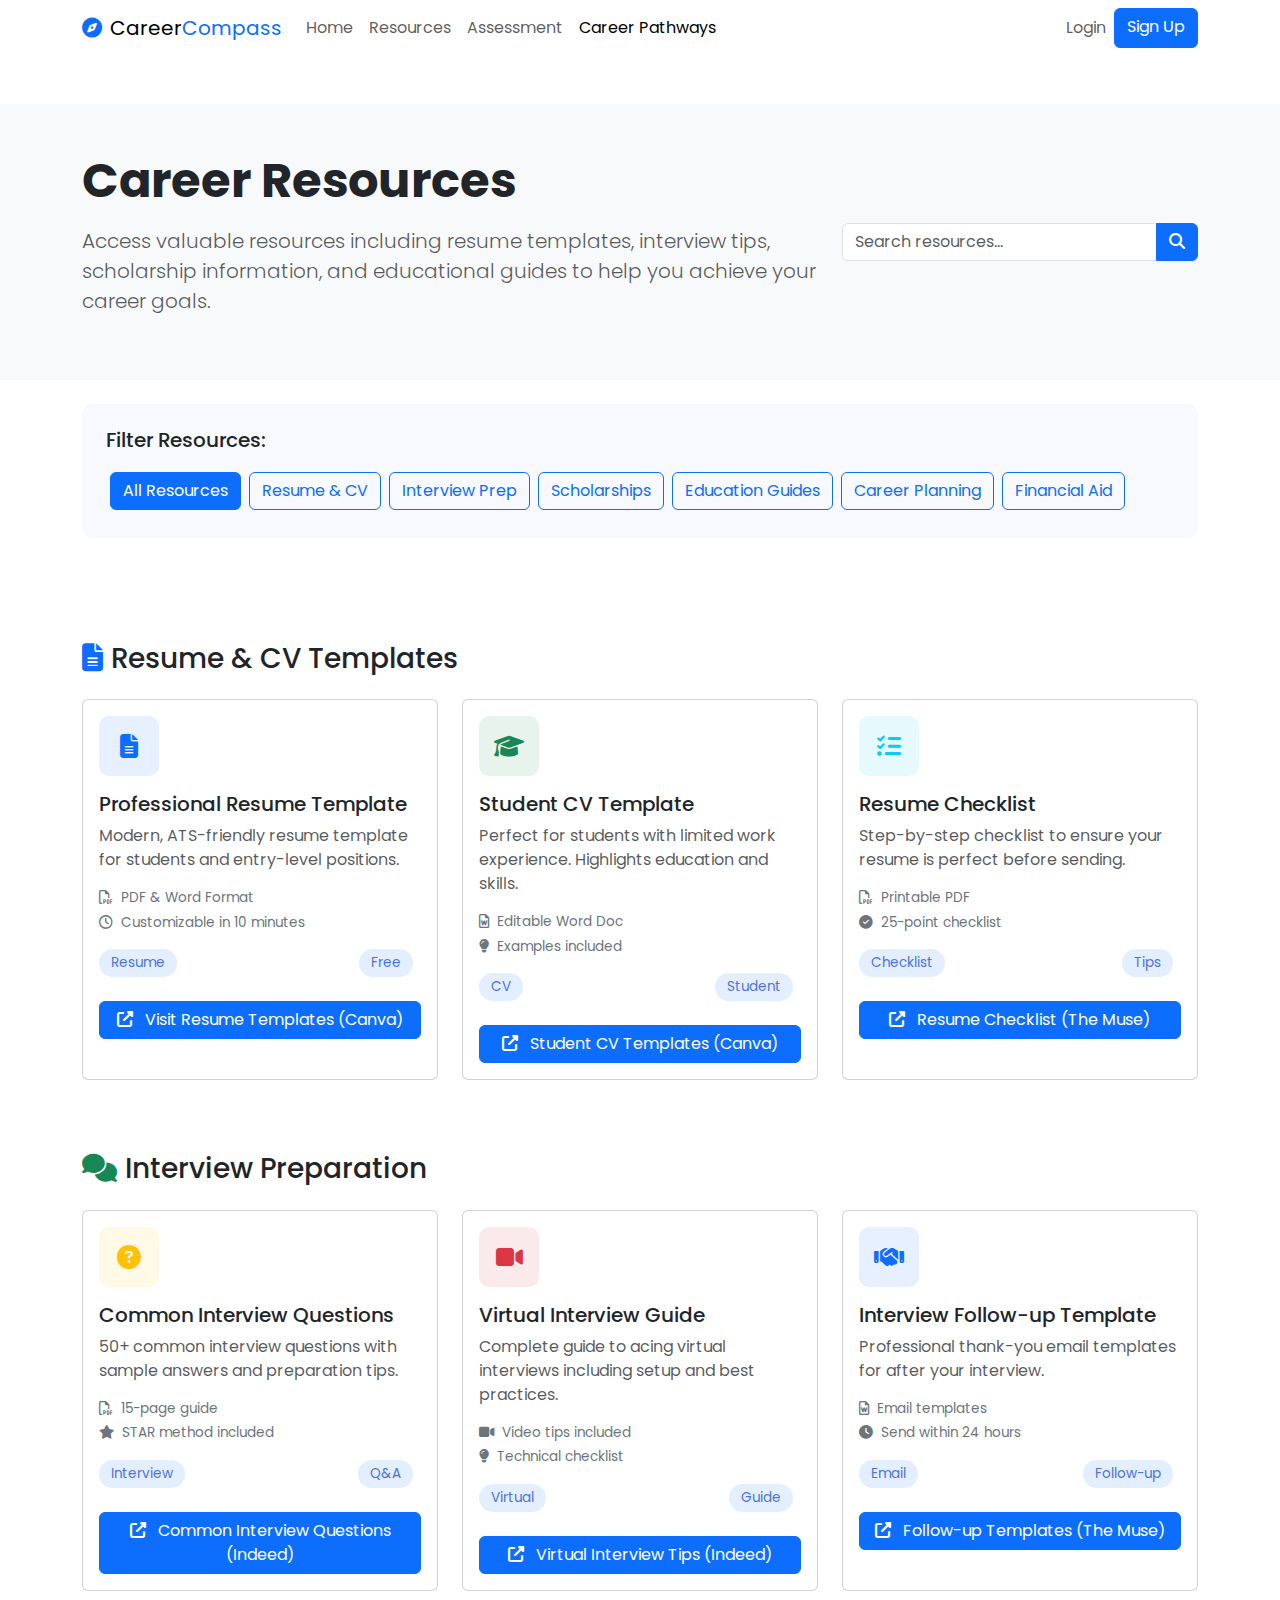
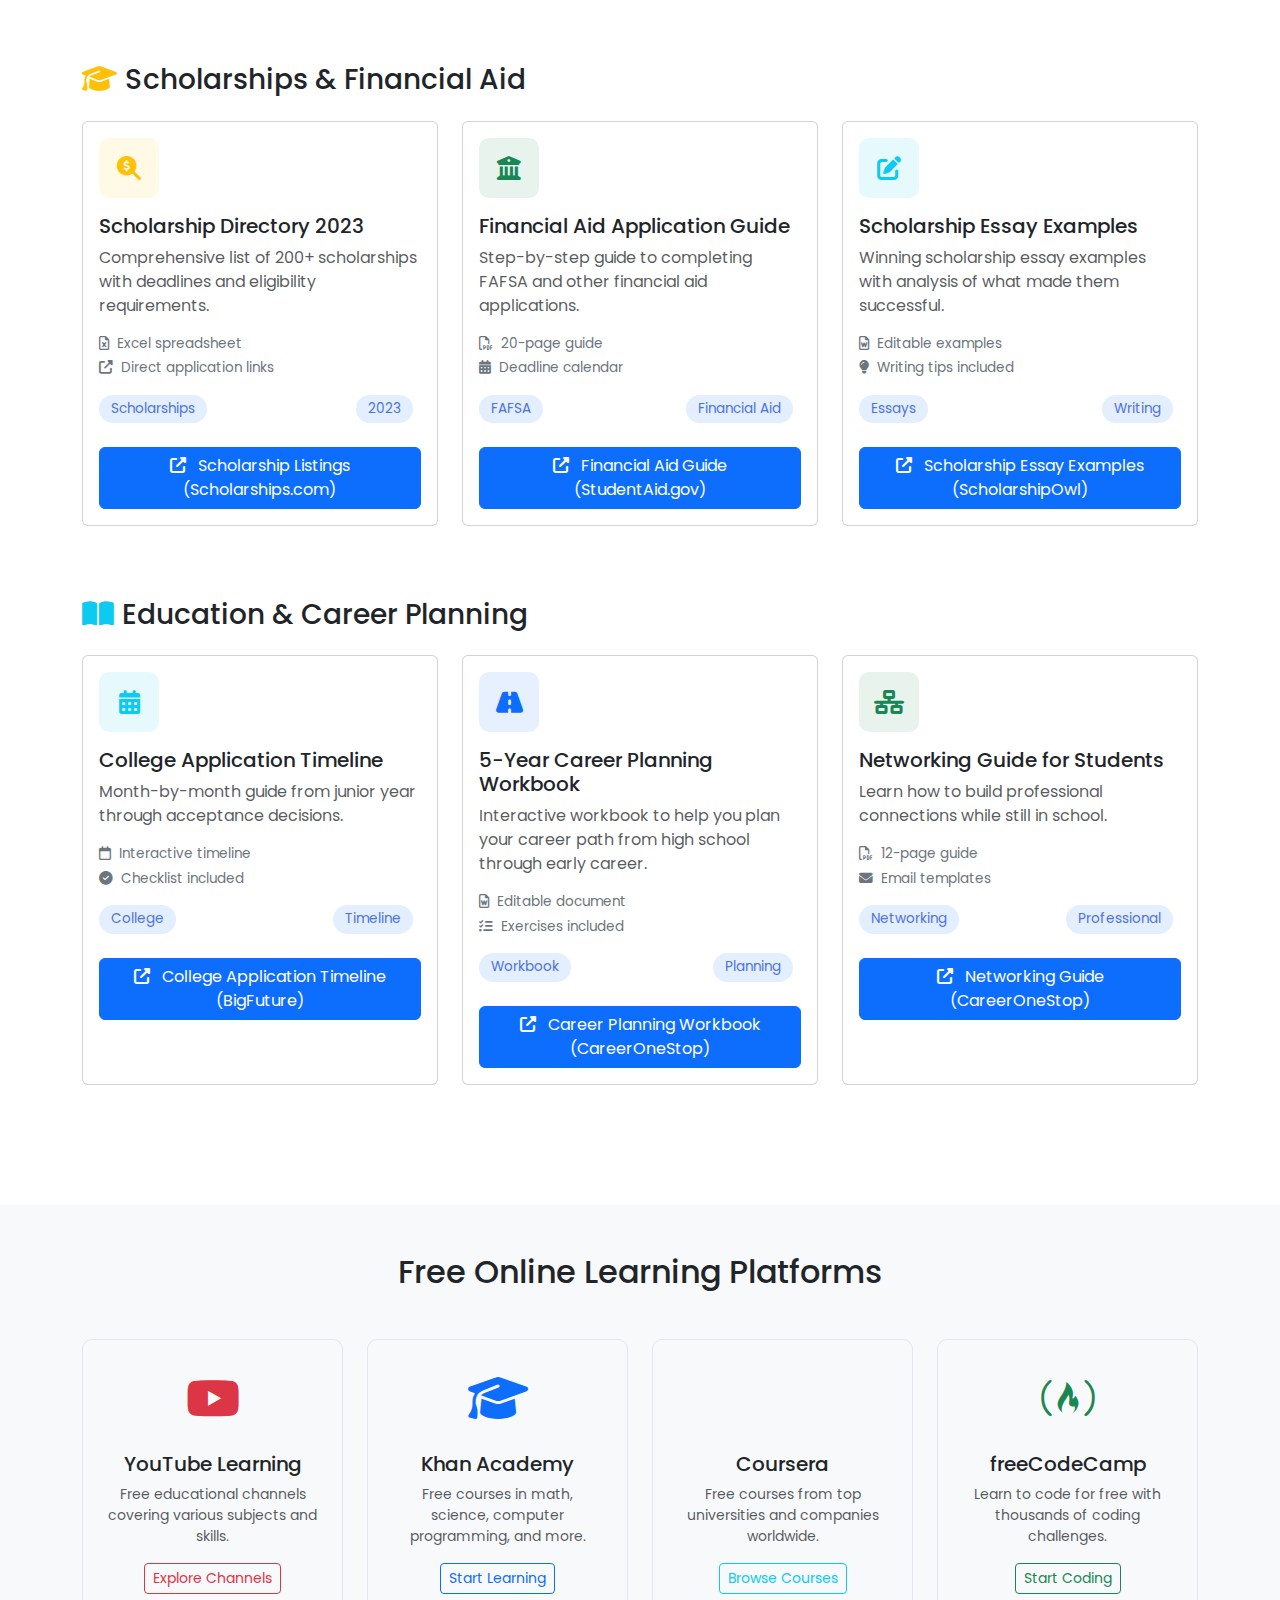
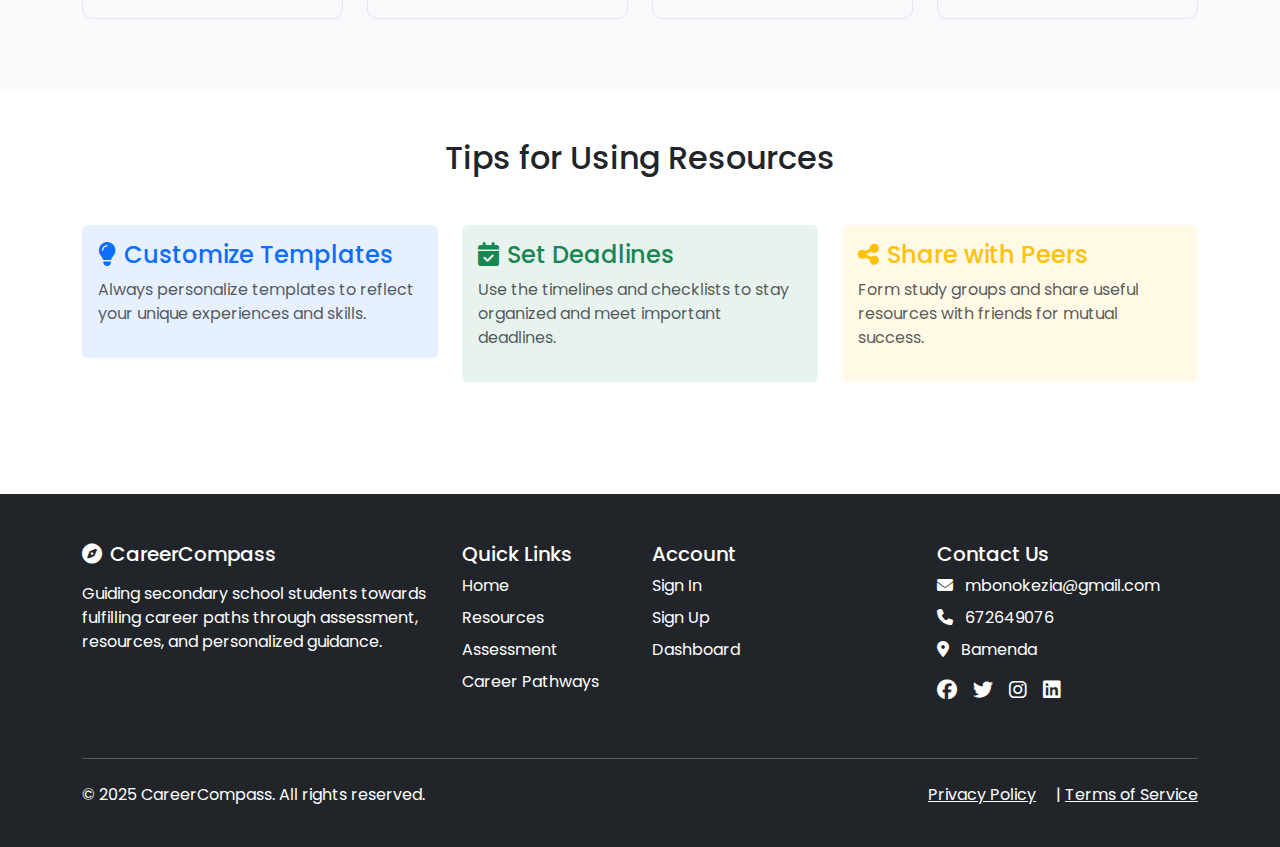
<file: assets/pages/Resources.html>
<!DOCTYPE html>
<html lang="en">
<head>
    <meta charset="UTF-8">
    <meta name="viewport" content="width=device-width, initial-scale=1.0">
    <title>Career Resources - CareerCompass</title>
    
    <!-- Bootstrap CSS -->
    <link href="https://cdn.jsdelivr.net/npm/bootstrap@5.3.0-alpha1/dist/css/bootstrap.min.css" rel="stylesheet">
    <!-- Font Awesome -->
    <link rel="stylesheet" href="https://cdnjs.cloudflare.com/ajax/libs/font-awesome/6.4.0/css/all.min.css">
    <!-- Google Fonts -->
    <link href="https://fonts.googleapis.com/css2?family=Poppins:wght@300;400;500;600;700&family=Roboto:wght@300;400;500&display=swap" rel="stylesheet">
    <!-- Custom CSS -->
    <link rel="stylesheet" href="css/style.css">
    
    <style>
        .resource-category {
            margin-bottom: 3rem;
        }
        
        .resource-card {
            height: 100%;
            transition: transform 0.3s ease;
        }
        
        .resource-card:hover {
            transform: translateY(-5px);
        }
        
        .resource-icon {
            width: 60px;
            height: 60px;
            display: flex;
            align-items: center;
            justify-content: center;
            border-radius: 10px;
            margin-bottom: 1rem;
            font-size: 1.5rem;
        }
        
        .resource-meta {
            font-size: 0.85rem;
            color: #6c757d;
        }
        
        .download-btn {
            position: relative;
            overflow: hidden;
        }
        
        .download-progress {
            position: absolute;
            bottom: 0;
            left: 0;
            height: 3px;
            background: #4e73df;
            width: 0%;
            transition: width 2s linear;
        }
        
        .online-platform {
            border: 1px solid #e3e6f0;
            border-radius: 10px;
            padding: 1.5rem;
            text-align: center;
            height: 100%;
            transition: all 0.3s ease;
        }
        
        .online-platform:hover {
            border-color: #4e73df;
            box-shadow: 0 5px 15px rgba(0,0,0,0.1);
        }
        
        .platform-icon {
            font-size: 3rem;
            margin-bottom: 1rem;
        }
        
        .resource-filter {
            background: #f8f9fc;
            border-radius: 10px;
            padding: 1.5rem;
            margin-bottom: 2rem;
        }
        
        .filter-btn {
            margin: 0.25rem;
        }
        
        .resource-tag {
            display: inline-block;
            background: #e3eeff;
            color: #4e73df;
            padding: 0.25rem 0.75rem;
            border-radius: 20px;
            font-size: 0.85rem;
            margin-right: 0.5rem;
            margin-bottom: 0.5rem;
        }
    </style>
</head>
<body>
    <!-- Navigation -->
    <nav class="navbar navbar-expand-lg navbar-light bg-white sticky-top">
        <div class="container">
            <a class="navbar-brand" href="index.html">
                <i class="fas fa-compass text-primary me-2"></i>Career<span class="text-primary">Compass</span>
            </a>
            <button class="navbar-toggler" type="button" data-bs-toggle="collapse" data-bs-target="#navbarNav">
                <span class="navbar-toggler-icon"></span>
            </button>
            <div class="collapse navbar-collapse" id="navbarNav">
                <!-- Navigation links on the LEFT -->
                <ul class="navbar-nav me-auto">
                    <li class="nav-item">
                        <a class="nav-link" href="index.html">Home</a>
                    </li>
                    <li class="nav-item">
                        <a class="nav-link" href="resources.html">Resources</a>
                    </li>
                    <li class="nav-item">
                        <a class="nav-link" href="assessment.html">Assessment</a>
                    </li>
                    <li class="nav-item">
                        <a class="nav-link active" href="pathways.html">Career Pathways</a>
                    </li>
                </ul>
                
                <!-- Login/Signup buttons on the RIGHT -->
                <div class="navbar-nav">
                    <a class="nav-link" href="login.html">Login</a>
                    <a class="btn btn-primary" href="Sign-up.html">Sign Up</a>
                </div>
            </div>
        </div>
    </nav>

    <!-- Page Header -->
    <section class="page-header py-5 mt-5 bg-light">
        <div class="container">
            <div class="row align-items-center">
                <div class="col-lg-8">
                    <h1 class="display-5 fw-bold mb-3">Career Resources</h1>
                    <p class="lead text-muted">Access valuable resources including resume templates, interview tips, scholarship information, and educational guides to help you achieve your career goals.</p>
                </div>
                <div class="col-lg-4 text-lg-end">
                    <div class="input-group">
                        <input type="text" class="form-control" placeholder="Search resources..." id="resourceSearch">
                        <button class="btn btn-primary" type="button">
                            <i class="fas fa-search"></i>
                        </button>
                    </div>
                </div>
            </div>
        </div>
    </section>

    <!-- Resource Categories -->
    <section class="resource-categories py-4">
        <div class="container">
            <div class="resource-filter">
                <h5 class="mb-3">Filter Resources:</h5>
                <div class="d-flex flex-wrap" id="categoryFilters">
                    <button class="btn btn-outline-primary filter-btn active" data-filter="all">All Resources</button>
                    <button class="btn btn-outline-primary filter-btn" data-filter="resume">Resume & CV</button>
                    <button class="btn btn-outline-primary filter-btn" data-filter="interview">Interview Prep</button>
                    <button class="btn btn-outline-primary filter-btn" data-filter="scholarship">Scholarships</button>
                    <button class="btn btn-outline-primary filter-btn" data-filter="education">Education Guides</button>
                    <button class="btn btn-outline-primary filter-btn" data-filter="career">Career Planning</button>
                    <button class="btn btn-outline-primary filter-btn" data-filter="financial">Financial Aid</button>
                </div>
            </div>
        </div>
    </section>

    <!-- Resources Grid -->
    <section class="resources-grid py-5">
        <div class="container">
            <!-- Resume & CV Resources -->
            <div class="resource-category">
                <h3 class="mb-4"><i class="fas fa-file-alt text-primary me-2"></i>Resume & CV Templates</h3>
                <div class="row">
                    <div class="col-md-6 col-lg-4 mb-4 resource-item" data-categories="resume,career">
                        <div class="card resource-card">
                            <div class="card-body">
                                <div class="resource-icon bg-primary bg-opacity-10 text-primary">
                                    <i class="fas fa-file-alt"></i>
                                </div>
                                <h5 class="card-title">Professional Resume Template</h5>
                                <p class="card-text text-muted">Modern, ATS-friendly resume template for students and entry-level positions.</p>
                                <div class="resource-meta mb-3">
                                    <span class="d-block mb-1"><i class="far fa-file-pdf me-1"></i> PDF & Word Format</span>
                                    <span><i class="far fa-clock me-1"></i> Customizable in 10 minutes</span>
                                </div>
                                <div class="d-flex justify-content-between align-items-center">
                                    <span class="resource-tag">Resume</span>
                                    <span class="resource-tag">Free</span>
                                </div>
                                <a href="https://www.canva.com/resumes/templates/" target="_blank" rel="noopener" class="btn btn-primary w-100 mt-3">
                                    <i class="fas fa-external-link-alt me-2"></i> Visit Resume Templates (Canva)
                                </a>
                            </div>
                        </div>
                    </div>
                    
                    <div class="col-md-6 col-lg-4 mb-4 resource-item" data-categories="resume,career">
                        <div class="card resource-card">
                            <div class="card-body">
                                <div class="resource-icon bg-success bg-opacity-10 text-success">
                                    <i class="fas fa-graduation-cap"></i>
                                </div>
                                <h5 class="card-title">Student CV Template</h5>
                                <p class="card-text text-muted">Perfect for students with limited work experience. Highlights education and skills.</p>
                                <div class="resource-meta mb-3">
                                    <span class="d-block mb-1"><i class="far fa-file-word me-1"></i> Editable Word Doc</span>
                                    <span><i class="fas fa-lightbulb me-1"></i> Examples included</span>
                                </div>
                                <div class="d-flex justify-content-between align-items-center">
                                    <span class="resource-tag">CV</span>
                                    <span class="resource-tag">Student</span>
                                </div>
                                <a href="https://www.canva.com/resumes/templates/" target="_blank" rel="noopener" class="btn btn-primary w-100 mt-3">
                                    <i class="fas fa-external-link-alt me-2"></i> Student CV Templates (Canva)
                                </a>
                            </div>
                        </div>
                    </div>
                    
                    <div class="col-md-6 col-lg-4 mb-4 resource-item" data-categories="resume,interview">
                        <div class="card resource-card">
                            <div class="card-body">
                                <div class="resource-icon bg-info bg-opacity-10 text-info">
                                    <i class="fas fa-list-check"></i>
                                </div>
                                <h5 class="card-title">Resume Checklist</h5>
                                <p class="card-text text-muted">Step-by-step checklist to ensure your resume is perfect before sending.</p>
                                <div class="resource-meta mb-3">
                                    <span class="d-block mb-1"><i class="far fa-file-pdf me-1"></i> Printable PDF</span>
                                    <span><i class="fas fa-check-circle me-1"></i> 25-point checklist</span>
                                </div>
                                <div class="d-flex justify-content-between align-items-center">
                                    <span class="resource-tag">Checklist</span>
                                    <span class="resource-tag">Tips</span>
                                </div>
                                <a href="https://www.themuse.com/advice/the-ultimate-resume-checklist" target="_blank" rel="noopener" class="btn btn-primary w-100 mt-3">
                                    <i class="fas fa-external-link-alt me-2"></i> Resume Checklist (The Muse)
                                </a>
                            </div>
                        </div>
                    </div>
                </div>
            </div>
            
            <!-- Interview Preparation -->
            <div class="resource-category">
                <h3 class="mb-4"><i class="fas fa-comments text-success me-2"></i>Interview Preparation</h3>
                <div class="row">
                    <div class="col-md-6 col-lg-4 mb-4 resource-item" data-categories="interview,career">
                        <div class="card resource-card">
                            <div class="card-body">
                                <div class="resource-icon bg-warning bg-opacity-10 text-warning">
                                    <i class="fas fa-question-circle"></i>
                                </div>
                                <h5 class="card-title">Common Interview Questions</h5>
                                <p class="card-text text-muted">50+ common interview questions with sample answers and preparation tips.</p>
                                <div class="resource-meta mb-3">
                                    <span class="d-block mb-1"><i class="far fa-file-pdf me-1"></i> 15-page guide</span>
                                    <span><i class="fas fa-star me-1"></i> STAR method included</span>
                                </div>
                                <div class="d-flex justify-content-between align-items-center">
                                    <span class="resource-tag">Interview</span>
                                    <span class="resource-tag">Q&A</span>
                                </div>
                                <a href="https://www.indeed.com/career-advice/interviewing/top-interview-questions-and-answers" target="_blank" rel="noopener" class="btn btn-primary w-100 mt-3">
                                    <i class="fas fa-external-link-alt me-2"></i> Common Interview Questions (Indeed)
                                </a>
                            </div>
                        </div>
                    </div>
                    
                    <div class="col-md-6 col-lg-4 mb-4 resource-item" data-categories="interview,career">
                        <div class="card resource-card">
                            <div class="card-body">
                                <div class="resource-icon bg-danger bg-opacity-10 text-danger">
                                    <i class="fas fa-video"></i>
                                </div>
                                <h5 class="card-title">Virtual Interview Guide</h5>
                                <p class="card-text text-muted">Complete guide to acing virtual interviews including setup and best practices.</p>
                                <div class="resource-meta mb-3">
                                    <span class="d-block mb-1"><i class="fas fa-video me-1"></i> Video tips included</span>
                                    <span><i class="fas fa-lightbulb me-1"></i> Technical checklist</span>
                                </div>
                                <div class="d-flex justify-content-between align-items-center">
                                    <span class="resource-tag">Virtual</span>
                                    <span class="resource-tag">Guide</span>
                                </div>
                                <a href="https://www.indeed.com/career-advice/interviewing/virtual-interview-tips" target="_blank" rel="noopener" class="btn btn-primary w-100 mt-3">
                                    <i class="fas fa-external-link-alt me-2"></i> Virtual Interview Tips (Indeed)
                                </a>
                            </div>
                        </div>
                    </div>
                    
                    <div class="col-md-6 col-lg-4 mb-4 resource-item" data-categories="interview,career">
                        <div class="card resource-card">
                            <div class="card-body">
                                <div class="resource-icon bg-primary bg-opacity-10 text-primary">
                                    <i class="fas fa-handshake"></i>
                                </div>
                                <h5 class="card-title">Interview Follow-up Template</h5>
                                <p class="card-text text-muted">Professional thank-you email templates for after your interview.</p>
                                <div class="resource-meta mb-3">
                                    <span class="d-block mb-1"><i class="far fa-file-word me-1"></i> Email templates</span>
                                    <span><i class="fas fa-clock me-1"></i> Send within 24 hours</span>
                                </div>
                                <div class="d-flex justify-content-between align-items-center">
                                    <span class="resource-tag">Email</span>
                                    <span class="resource-tag">Follow-up</span>
                                </div>
                                <a href="https://www.themuse.com/advice/interview-follow-up-email-template" target="_blank" rel="noopener" class="btn btn-primary w-100 mt-3">
                                    <i class="fas fa-external-link-alt me-2"></i> Follow-up Templates (The Muse)
                                </a>
                            </div>
                        </div>
                    </div>
                </div>
            </div>
            
            <!-- Scholarships & Financial Aid -->
            <div class="resource-category">
                <h3 class="mb-4"><i class="fas fa-graduation-cap text-warning me-2"></i>Scholarships & Financial Aid</h3>
                <div class="row">
                    <div class="col-md-6 col-lg-4 mb-4 resource-item" data-categories="scholarship,financial,education">
                        <div class="card resource-card">
                            <div class="card-body">
                                <div class="resource-icon bg-warning bg-opacity-10 text-warning">
                                    <i class="fas fa-search-dollar"></i>
                                </div>
                                <h5 class="card-title">Scholarship Directory 2023</h5>
                                <p class="card-text text-muted">Comprehensive list of 200+ scholarships with deadlines and eligibility requirements.</p>
                                <div class="resource-meta mb-3">
                                    <span class="d-block mb-1"><i class="far fa-file-excel me-1"></i> Excel spreadsheet</span>
                                    <span><i class="fas fa-external-link-alt me-1"></i> Direct application links</span>
                                </div>
                                <div class="d-flex justify-content-between align-items-center">
                                    <span class="resource-tag">Scholarships</span>
                                    <span class="resource-tag">2023</span>
                                </div>
                                <a href="https://www.scholarships.com/" target="_blank" rel="noopener" class="btn btn-primary w-100 mt-3">
                                    <i class="fas fa-external-link-alt me-2"></i> Scholarship Listings (Scholarships.com)
                                </a>
                            </div>
                        </div>
                    </div>
                    
                    <div class="col-md-6 col-lg-4 mb-4 resource-item" data-categories="financial,education">
                        <div class="card resource-card">
                            <div class="card-body">
                                <div class="resource-icon bg-success bg-opacity-10 text-success">
                                    <i class="fas fa-university"></i>
                                </div>
                                <h5 class="card-title">Financial Aid Application Guide</h5>
                                <p class="card-text text-muted">Step-by-step guide to completing FAFSA and other financial aid applications.</p>
                                <div class="resource-meta mb-3">
                                    <span class="d-block mb-1"><i class="far fa-file-pdf me-1"></i> 20-page guide</span>
                                    <span><i class="fas fa-calendar-alt me-1"></i> Deadline calendar</span>
                                </div>
                                <div class="d-flex justify-content-between align-items-center">
                                    <span class="resource-tag">FAFSA</span>
                                    <span class="resource-tag">Financial Aid</span>
                                </div>
                                <a href="https://studentaid.gov/" target="_blank" rel="noopener" class="btn btn-primary w-100 mt-3">
                                    <i class="fas fa-external-link-alt me-2"></i> Financial Aid Guide (StudentAid.gov)
                                </a>
                            </div>
                        </div>
                    </div>
                    
                    <div class="col-md-6 col-lg-4 mb-4 resource-item" data-categories="scholarship,education">
                        <div class="card resource-card">
                            <div class="card-body">
                                <div class="resource-icon bg-info bg-opacity-10 text-info">
                                    <i class="fas fa-edit"></i>
                                </div>
                                <h5 class="card-title">Scholarship Essay Examples</h5>
                                <p class="card-text text-muted">Winning scholarship essay examples with analysis of what made them successful.</p>
                                <div class="resource-meta mb-3">
                                    <span class="d-block mb-1"><i class="far fa-file-word me-1"></i> Editable examples</span>
                                    <span><i class="fas fa-lightbulb me-1"></i> Writing tips included</span>
                                </div>
                                <div class="d-flex justify-content-between align-items-center">
                                    <span class="resource-tag">Essays</span>
                                    <span class="resource-tag">Writing</span>
                                </div>
                                <a href="https://www.scholarshipowl.com/blog/scholarship-essay-examples" target="_blank" rel="noopener" class="btn btn-primary w-100 mt-3">
                                    <i class="fas fa-external-link-alt me-2"></i> Scholarship Essay Examples (ScholarshipOwl)
                                </a>
                            </div>
                        </div>
                    </div>
                </div>
            </div>
            
            <!-- Education Guides -->
            <div class="resource-category">
                <h3 class="mb-4"><i class="fas fa-book-open text-info me-2"></i>Education & Career Planning</h3>
                <div class="row">
                    <div class="col-md-6 col-lg-4 mb-4 resource-item" data-categories="education,career">
                        <div class="card resource-card">
                            <div class="card-body">
                                <div class="resource-icon bg-info bg-opacity-10 text-info">
                                    <i class="fas fa-calendar-alt"></i>
                                </div>
                                <h5 class="card-title">College Application Timeline</h5>
                                <p class="card-text text-muted">Month-by-month guide from junior year through acceptance decisions.</p>
                                <div class="resource-meta mb-3">
                                    <span class="d-block mb-1"><i class="far fa-calendar me-1"></i> Interactive timeline</span>
                                    <span><i class="fas fa-check-circle me-1"></i> Checklist included</span>
                                </div>
                                <div class="d-flex justify-content-between align-items-center">
                                    <span class="resource-tag">College</span>
                                    <span class="resource-tag">Timeline</span>
                                </div>
                                <a href="https://bigfuture.collegeboard.org/" target="_blank" rel="noopener" class="btn btn-primary w-100 mt-3">
                                    <i class="fas fa-external-link-alt me-2"></i> College Application Timeline (BigFuture)
                                </a>
                            </div>
                        </div>
                    </div>
                    
                    <div class="col-md-6 col-lg-4 mb-4 resource-item" data-categories="career,education">
                        <div class="card resource-card">
                            <div class="card-body">
                                <div class="resource-icon bg-primary bg-opacity-10 text-primary">
                                    <i class="fas fa-road"></i>
                                </div>
                                <h5 class="card-title">5-Year Career Planning Workbook</h5>
                                <p class="card-text text-muted">Interactive workbook to help you plan your career path from high school through early career.</p>
                                <div class="resource-meta mb-3">
                                    <span class="d-block mb-1"><i class="far fa-file-word me-1"></i> Editable document</span>
                                    <span><i class="fas fa-tasks me-1"></i> Exercises included</span>
                                </div>
                                <div class="d-flex justify-content-between align-items-center">
                                    <span class="resource-tag">Workbook</span>
                                    <span class="resource-tag">Planning</span>
                                </div>
                                <a href="https://www.careeronestop.org/ExploreCareers/Plan/create-your-career-plan.aspx" target="_blank" rel="noopener" class="btn btn-primary w-100 mt-3">
                                    <i class="fas fa-external-link-alt me-2"></i> Career Planning Workbook (CareerOneStop)
                                </a>
                            </div>
                        </div>
                    </div>
                    
                    <div class="col-md-6 col-lg-4 mb-4 resource-item" data-categories="education,career">
                        <div class="card resource-card">
                            <div class="card-body">
                                <div class="resource-icon bg-success bg-opacity-10 text-success">
                                    <i class="fas fa-network-wired"></i>
                                </div>
                                <h5 class="card-title">Networking Guide for Students</h5>
                                <p class="card-text text-muted">Learn how to build professional connections while still in school.</p>
                                <div class="resource-meta mb-3">
                                    <span class="d-block mb-1"><i class="far fa-file-pdf me-1"></i> 12-page guide</span>
                                    <span><i class="fas fa-envelope me-1"></i> Email templates</span>
                                </div>
                                <div class="d-flex justify-content-between align-items-center">
                                    <span class="resource-tag">Networking</span>
                                    <span class="resource-tag">Professional</span>
                                </div>
                                <a href="https://www.careeronestop.org/ResumesInterviews/Networking/networking.aspx" target="_blank" rel="noopener" class="btn btn-primary w-100 mt-3">
                                    <i class="fas fa-external-link-alt me-2"></i> Networking Guide (CareerOneStop)
                                </a>
                            </div>
                        </div>
                    </div>
                </div>
            </div>
        </div>
    </section>

    <!-- Online Learning Platforms -->
    <section class="online-platforms py-5 bg-light">
        <div class="container">
            <h2 class="text-center section-title mb-5">Free Online Learning Platforms</h2>
            <div class="row">
                <div class="col-md-6 col-lg-3 mb-4">
                    <div class="online-platform">
                        <div class="platform-icon text-danger">
                            <i class="fab fa-youtube"></i>
                        </div>
                        <h5>YouTube Learning</h5>
                        <p class="text-muted small">Free educational channels covering various subjects and skills.</p>
                        <a href="https://www.youtube.com/learning" target="_blank" class="btn btn-sm btn-outline-danger">Explore Channels</a>
                    </div>
                </div>
                
                <div class="col-md-6 col-lg-3 mb-4">
                    <div class="online-platform">
                        <div class="platform-icon text-primary">
                            <i class="fas fa-graduation-cap"></i>
                        </div>
                        <h5>Khan Academy</h5>
                        <p class="text-muted small">Free courses in math, science, computer programming, and more.</p>
                        <a href="https://www.khanacademy.org" target="_blank" class="btn btn-sm btn-outline-primary">Start Learning</a>
                    </div>
                </div>
                
                <div class="col-md-6 col-lg-3 mb-4">
                    <div class="online-platform">
                        <div class="platform-icon text-info">
                            <i class="fab fa-coursera"></i>
                        </div>
                        <h5>Coursera</h5>
                        <p class="text-muted small">Free courses from top universities and companies worldwide.</p>
                        <a href="https://www.coursera.org" target="_blank" class="btn btn-sm btn-outline-info">Browse Courses</a>
                    </div>
                </div>
                
                <div class="col-md-6 col-lg-3 mb-4">
                    <div class="online-platform">
                        <div class="platform-icon text-success">
                            <i class="fab fa-free-code-camp"></i>
                        </div>
                        <h5>freeCodeCamp</h5>
                        <p class="text-muted small">Learn to code for free with thousands of coding challenges.</p>
                        <a href="https://www.freecodecamp.org" target="_blank" class="btn btn-sm btn-outline-success">Start Coding</a>
                    </div>
                </div>
            </div>
        </div>
    </section>

    <!-- Resource Tips -->
    <section class="resource-tips py-5">
        <div class="container">
            <h2 class="text-center section-title mb-5">Tips for Using Resources</h2>
            <div class="row">
                <div class="col-md-4 mb-4">
                    <div class="card border-0 bg-primary bg-opacity-10">
                        <div class="card-body">
                            <h4 class="text-primary"><i class="fas fa-lightbulb me-2"></i>Customize Templates</h4>
                            <p class="text-muted">Always personalize templates to reflect your unique experiences and skills.</p>
                        </div>
                    </div>
                </div>
                <div class="col-md-4 mb-4">
                    <div class="card border-0 bg-success bg-opacity-10">
                        <div class="card-body">
                            <h4 class="text-success"><i class="fas fa-calendar-check me-2"></i>Set Deadlines</h4>
                            <p class="text-muted">Use the timelines and checklists to stay organized and meet important deadlines.</p>
                        </div>
                    </div>
                </div>
                <div class="col-md-4 mb-4">
                    <div class="card border-0 bg-warning bg-opacity-10">
                        <div class="card-body">
                            <h4 class="text-warning"><i class="fas fa-share-alt me-2"></i>Share with Peers</h4>
                            <p class="text-muted">Form study groups and share useful resources with friends for mutual success.</p>
                        </div>
                    </div>
                </div>
            </div>
        </div>
    </section>


    <!-- Footer -->
    <footer class=" main-footer bg-dark text-white pt-5 pb-4">
    
        <div class="container">
            <div class="row">
                <div class="col-md-4 mb-4">
                    <h5><i class="fas fa-compass me-2"></i>CareerCompass</h5>
                    <p class="mt-3">Guiding secondary school students towards fulfilling career paths through assessment, resources, and personalized guidance.</p>
                </div>
                <div class="col-md-2 mb-4">
                    <h5>Quick Links</h5>
                    <ul class="list-unstyled footer-links">
                        <li class="mb-2"><a href="index.html" class="text-white text-decoration-none">Home</a></li>
                        <li class="mb-2"><a href="resources.html" class="text-white text-decoration-none">Resources</a></li>
                        <li class="mb-2"><a href="assessment.html" class="text-white text-decoration-none">Assessment</a></li>
                        <li class="mb-2"><a href="pathways.html" class="text-white text-decoration-none">Career Pathways</a></li>
                    </ul>
                </div>
                <div class="col-md-3 mb-4">
                    <h5>Account</h5>
                    <ul class="list-unstyled footer-links">
                        <!-- <li class="mb-2"><a href="dashboard.html" class="text-white text-decoration-none">Dashboard</a></li> -->
                        <li class="mb-2"><a href="login.html" class="text-white text-decoration-none">Sign In</a></li>
                        <li class="mb-2"><a href="Sign-up.html"class="text-white text-decoration-none">Sign Up</a></li>
                        <li class="mb-2"><a href="Dashboard.html"class="text-white text-decoration-none">Dashboard</a></li>
                    </ul>
                </div>
                <div class="col-md-3 mb-4">
                    <h5>Contact Us</h5>
                    <ul class="list-unstyled">
                            <li class="mb-2"><i class="fas fa-envelope me-2"></i> mbonokezia@gmail.com</li>
                            <li class="mb-2"><i class="fas fa-phone me-2"></i> 672649076</li>
                            <li class="mb-2"><i class="fas fa-map-marker-alt me-2"></i> Bamenda</li>
                    </ul>
                    <div class="mt-3 d-flex justify-content-start">
                        <a href="#" class="text-white me-3"><i class="fab fa-facebook fa-lg"></i></a>
                        <a href="#" class="text-white me-3"><i class="fab fa-twitter fa-lg"></i></a>
                        <a href="#" class="text-white me-3"><i class="fab fa-instagram fa-lg"></i></a>
                        <a href="#" class="text-white"><i class="fab fa-linkedin fa-lg"></i></a>
                    </div>
                </div>
            </div>
            <hr class="bg-light my-4">
            <div class="row">
                <div class="col-md-6">
                        <p>&copy; 2025 CareerCompass. All rights reserved.</p>
                </div>
                <div class="col-md-6 text-md-end">
                    <p><a href="privacy.html" class="text-white me-3">Privacy Policy</a> | 
                       <a href="terms.html" class="text-white">Terms of Service</a></p>
                </div>
            </div>
        </div>
    </footer>

    <!-- Back to Top -->
    <button id="backToTop" class="btn btn-primary rounded-circle" style="position: fixed; bottom: 20px; right: 20px; display: none;">
        <i class="fas fa-arrow-up"></i>
    </button>

    <!-- Bootstrap JS -->
    <script src="https://cdn.jsdelivr.net/npm/bootstrap@5.3.0-alpha1/dist/js/bootstrap.bundle.min.js"></script>
    <!-- Custom JS -->
    <script src="js/script.js"></script>
    
    <script>
    // Resources page specific JavaScript
    document.addEventListener('DOMContentLoaded', function() {
        // Filter resources by category
        const filterButtons = document.querySelectorAll('.filter-btn');
        const resourceItems = document.querySelectorAll('.resource-item');
        
        filterButtons.forEach(button => {
            button.addEventListener('click', function() {
                // Update active button
                filterButtons.forEach(btn => btn.classList.remove('active'));
                this.classList.add('active');
                
                const filter = this.getAttribute('data-filter');
                
                // Show/hide resources
                resourceItems.forEach(item => {
                    const categories = item.getAttribute('data-categories');
                    
                    if (filter === 'all' || categories.includes(filter)) {
                        item.style.display = 'block';
                    } else {
                        item.style.display = 'none';
                    }
                });
            });
        });
        
        // Download button functionality
        document.querySelectorAll('.download-btn').forEach(button => {
            button.addEventListener('click', function() {
                const resourceName = this.getAttribute('data-resource');
                const progressBar = this.querySelector('.download-progress');
                const originalHTML = this.innerHTML;
                
                // Show downloading state
                this.innerHTML = '<span class="spinner-border spinner-border-sm me-2"></span>Downloading...';
                this.disabled = true;
                
                // Simulate download progress
                progressBar.style.width = '0%';
                setTimeout(() => {
                    progressBar.style.width = '100%';
                }, 100);
                
                // Complete download after 2 seconds
                setTimeout(() => {
                    this.innerHTML = '<i class="fas fa-check me-2"></i>Downloaded!';
                    
                    // Show success message
                    showAlert(`"${resourceName}" has been downloaded successfully!`, 'success');
                    
                    // Track download in localStorage
                    const downloads = JSON.parse(localStorage.getItem('resourceDownloads') || '[]');
                    downloads.push({
                        name: resourceName,
                        date: new Date().toISOString()
                    });
                    localStorage.setItem('resourceDownloads', JSON.stringify(downloads));
                    
                    // Reset button after 2 seconds
                    setTimeout(() => {
                        this.innerHTML = originalHTML;
                        this.disabled = false;
                        progressBar.style.width = '0%';
                    }, 2000);
                }, 2000);
            });
        });
        
        // Search functionality
        const searchInput = document.getElementById('resourceSearch');
        if (searchInput) {
            searchInput.addEventListener('input', function() {
                const searchTerm = this.value.toLowerCase();
                
                resourceItems.forEach(item => {
                    const title = item.querySelector('.card-title').textContent.toLowerCase();
                    const description = item.querySelector('.card-text').textContent.toLowerCase();
                    const tags = Array.from(item.querySelectorAll('.resource-tag'))
                        .map(tag => tag.textContent.toLowerCase())
                        .join(' ');
                    
                    if (title.includes(searchTerm) || 
                        description.includes(searchTerm) || 
                        tags.includes(searchTerm)) {
                        item.style.display = 'block';
                    } else {
                        item.style.display = 'none';
                    }
                });
            });
        }
        
        // Helper function to show alerts
        function showAlert(message, type = 'info') {
            const alertDiv = document.createElement('div');
            alertDiv.className = `alert alert-${type} alert-dismissible fade show`;
            alertDiv.style.cssText = `
                position: fixed;
                top: 80px;
                right: 20px;
                z-index: 9999;
                min-width: 300px;
                box-shadow: 0 4px 12px rgba(0,0,0,0.15);
            `;
            
            alertDiv.innerHTML = `
                ${message}
                <button type="button" class="btn-close" data-bs-dismiss="alert"></button>
            `;
            
            document.body.appendChild(alertDiv);
            
            setTimeout(() => {
                if (alertDiv.parentNode) {
                    alertDiv.remove();
                }
            }, 5000);
        }
    });
    </script>
</body>
</html>
</file>
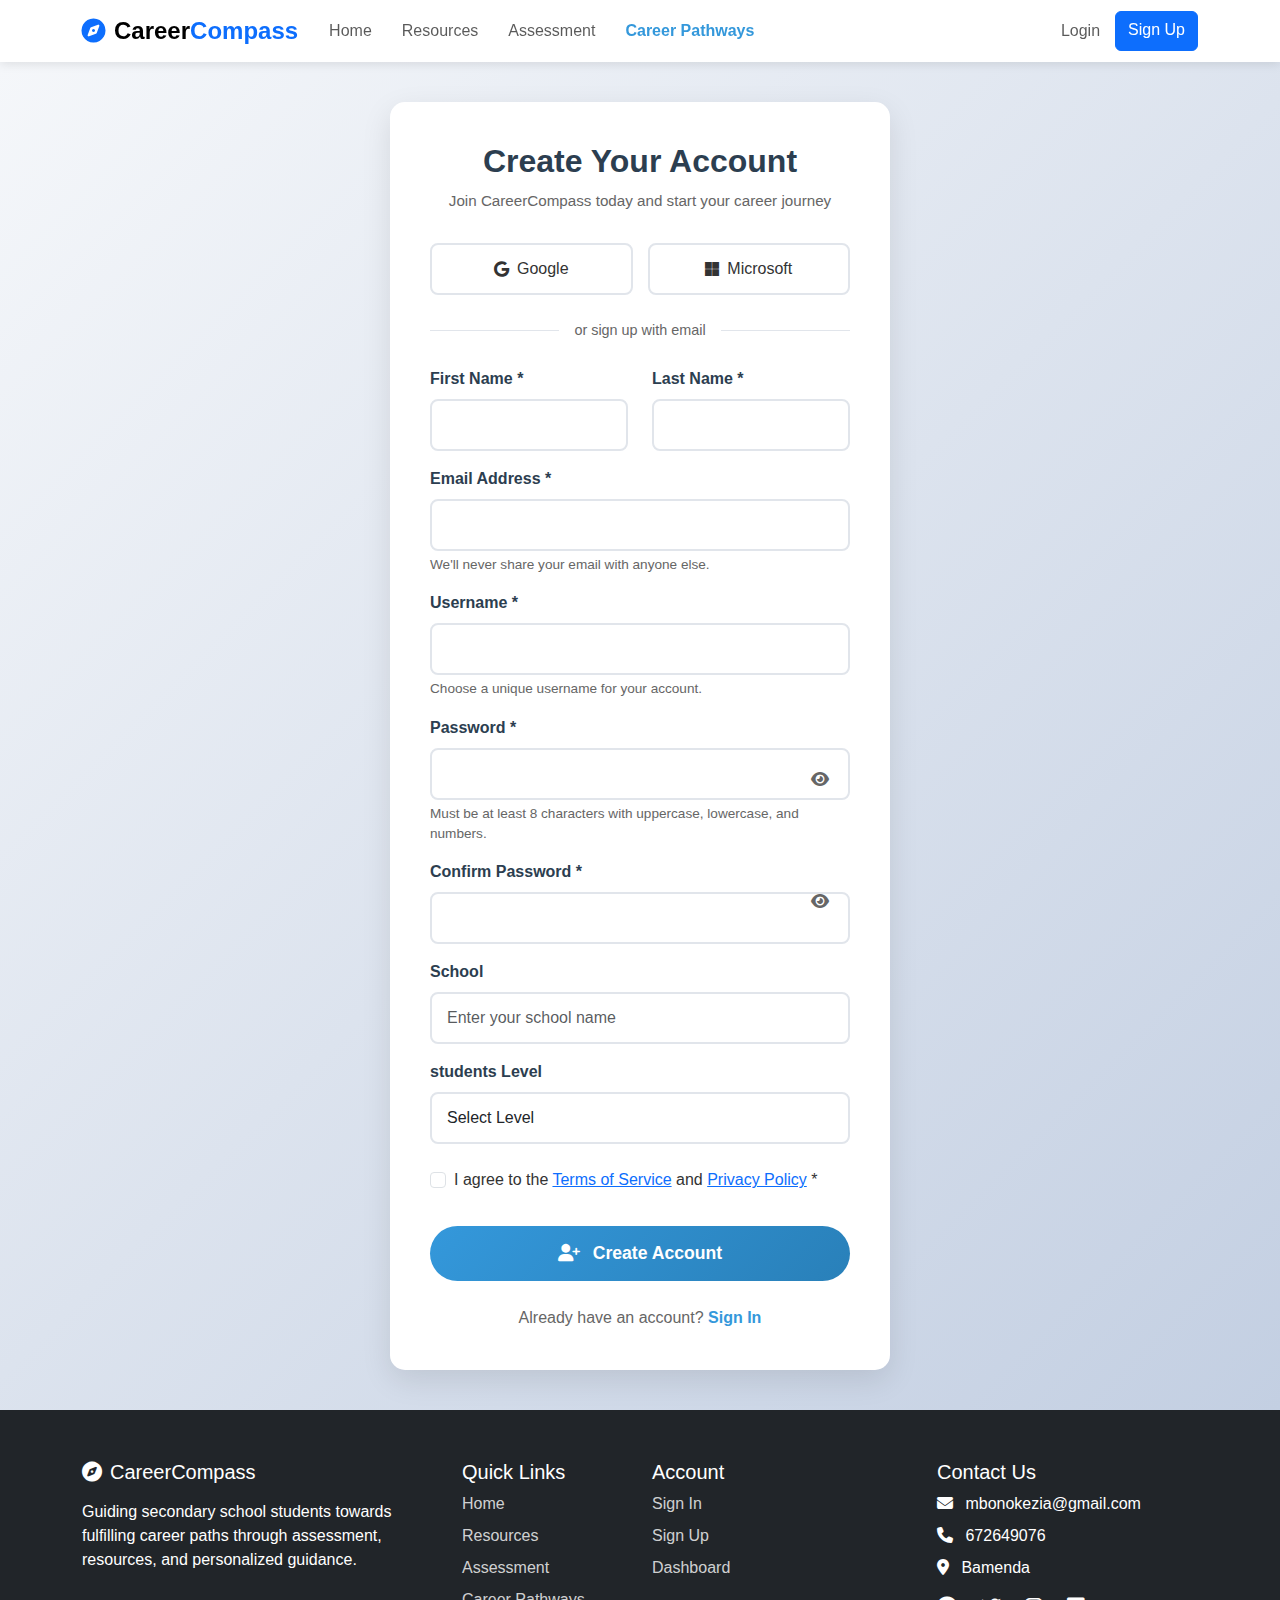
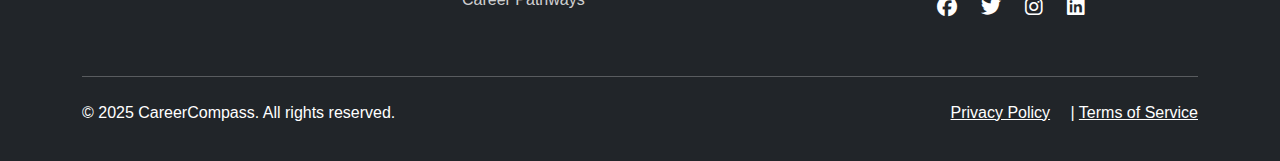
<file: assets/pages/Sign-up.html>
<!DOCTYPE html>
<html lang="en">
<head>
    <meta charset="UTF-8">
    <meta name="viewport" content="width=device-width, initial-scale=1.0">
    <title>Sign Up - CareerCompass</title>
    
    <!-- Bootstrap CSS -->
    <link href="https://cdn.jsdelivr.net/npm/bootstrap@5.3.0-alpha1/dist/css/bootstrap.min.css" rel="stylesheet">
    <!-- Font Awesome -->
    <link rel="stylesheet" href="https://cdnjs.cloudflare.com/ajax/libs/font-awesome/6.4.0/css/all.min.css">
    <!-- Custom CSS -->
    <link rel="stylesheet" href="css/style.css">
    
    <style>
        /* Matching original color scheme */
        :root {
            --primary-color: #3498db;
            --secondary-color: #2c3e50;
            --accent-color: #e74c3c;
            --light-color: #ecf0f1;
            --success-color: #27ae60;
        }
        
        body {
            font-family: 'Segoe UI', Tahoma, Geneva, Verdana, sans-serif;
            color: #333;
            background-color: #f9f9f9;
            min-height: 100vh;
            display: flex;
            flex-direction: column;
        }
        
        /* Navbar - matching original */
        .navbar {
            box-shadow: 0 2px 10px rgba(0, 0, 0, 0.1);
            background-color: white;
        }
        
        .navbar-brand {
            font-weight: 700;
            font-size: 1.5rem;
        }
        
        .nav-link {
            font-weight: 500;
            padding: 8px 15px !important;
        }
        
        .nav-link.active {
            color: var(--primary-color) !important;
            font-weight: 600;
        }
        
        /* Signup Form Container */
        .signup-container {
            flex: 1;
            display: flex;
            align-items: center;
            justify-content: center;
            padding: 40px 0;
            background: linear-gradient(135deg, #f5f7fa 0%, #c3cfe2 100%);
        }
        
        .signup-card {
            background-color: white;
            border-radius: 15px;
            box-shadow: 0 10px 30px rgba(0, 0, 0, 0.1);
            width: 100%;
            max-width: 500px;
            padding: 40px;
            border: none;
        }
        
        .signup-header {
            text-align: center;
            margin-bottom: 30px;
        }
        
        .signup-header h2 {
            color: var(--secondary-color);
            font-weight: 700;
            margin-bottom: 10px;
        }
        
        .signup-header p {
            color: #666;
            font-size: 0.95rem;
        }
        
        /* Form Elements */
        .form-label {
            font-weight: 600;
            color: var(--secondary-color);
            margin-bottom: 8px;
        }
        
        .form-control {
            border: 2px solid #e1e5eb;
            border-radius: 8px;
            padding: 12px 15px;
            transition: all 0.3s;
        }
        
        .form-control:focus {
            border-color: var(--primary-color);
            box-shadow: 0 0 0 0.2rem rgba(52, 152, 219, 0.25);
        }
        
        .form-text {
            font-size: 0.85rem;
            color: #666;
        }
        
        .password-toggle {
            position: absolute;
            right: 15px;
            top: 50%;
            transform: translateY(-50%);
            background: none;
            border: none;
            color: #666;
            cursor: pointer;
        }
        
        /* Terms Checkbox */
        .form-check-input:checked {
            background-color: var(--primary-color);
            border-color: var(--primary-color);
        }
        
        /* Button */
        .btn-signup {
            background: linear-gradient(135deg, var(--primary-color), #2980b9);
            color: white;
            border: none;
            border-radius: 30px;
            padding: 14px 30px;
            font-weight: 600;
            font-size: 1.1rem;
            width: 100%;
            transition: all 0.3s;
            margin-top: 10px;
        }
        
        .btn-signup:hover {
            transform: translateY(-2px);
            box-shadow: 0 5px 15px rgba(52, 152, 219, 0.3);
        }
        
        /* Login Link */
        .login-link {
            text-align: center;
            margin-top: 25px;
            color: #666;
        }
        
        .login-link a {
            color: var(--primary-color);
            text-decoration: none;
            font-weight: 600;
        }
        
        .login-link a:hover {
            text-decoration: underline;
        }
        
        /* Divider */
        .divider {
            display: flex;
            align-items: center;
            margin: 25px 0;
            color: #666;
        }
        
        .divider::before, .divider::after {
            content: '';
            flex: 1;
            height: 1px;
            background-color: #e1e5eb;
        }
        
        .divider span {
            padding: 0 15px;
            font-size: 0.9rem;
        }
        
        /* Social Login Buttons */
        .social-login {
            display: flex;
            gap: 15px;
            margin-bottom: 25px;
        }
        
        .social-btn {
            flex: 1;
            padding: 12px;
            border: 2px solid #e1e5eb;
            border-radius: 8px;
            background: white;
            color: #333;
            font-weight: 500;
            transition: all 0.3s;
            display: flex;
            align-items: center;
            justify-content: center;
            gap: 8px;
        }
        
        .social-btn:hover {
            border-color: var(--primary-color);
            color: var(--primary-color);
            transform: translateY(-2px);
        }
        
        /* Footer */
        .main-footer {
            background-color: var(--secondary-color);
            color: white;
            padding: 50px 0 20px;
            margin-top: auto;
        }
        
        .footer-links a {
            color: rgba(255, 255, 255, 0.8);
            text-decoration: none;
            transition: color 0.3s;
        }
        
        .footer-links a:hover {
            color: white;
        }
        
        /* Responsive */
        @media (max-width: 768px) {
            .signup-card {
                padding: 30px 20px;
                margin: 0 15px;
            }
            
            .social-login {
                flex-direction: column;
            }
        }
    </style>
</head>
<body>
    <!-- Navigation Bar -->
    <nav class="navbar navbar-expand-lg navbar-light bg-white sticky-top">
        <div class="container">
            <a class="navbar-brand" href="index.html">
                <i class="fas fa-compass text-primary me-2"></i>Career<span class="text-primary">Compass</span>
            </a>
            <button class="navbar-toggler" type="button" data-bs-toggle="collapse" data-bs-target="#navbarNav">
                <span class="navbar-toggler-icon"></span>
            </button>
            <div class="collapse navbar-collapse" id="navbarNav">
                <!-- Navigation links on the LEFT -->
                <ul class="navbar-nav me-auto">
                    <li class="nav-item">
                        <a class="nav-link" href="index.html">Home</a>
                    </li>
                    <li class="nav-item">
                        <a class="nav-link" href="resources.html">Resources</a>
                    </li>
                    <li class="nav-item">
                        <a class="nav-link" href="assessment.html">Assessment</a>
                    </li>
                    <li class="nav-item">
                        <a class="nav-link active" href="pathways.html">Career Pathways</a>
                    </li>
                </ul>
                
                <!-- Login/Signup buttons on the RIGHT -->
                <div class="navbar-nav">
                    <a class="nav-link" href="login.html">Login</a>
                    <a class="btn btn-primary" href="Sign-up.html">Sign Up</a>
                </div>
            </div>
        </div>
    </nav>

    <!-- Signup Form -->
    <div class="signup-container">
        <div class="signup-card">
            <div class="signup-header">
                <h2>Create Your Account</h2>
                <p>Join CareerCompass today and start your career journey</p>
            </div>
            
            <!-- Social Login Options -->
            <div class="social-login">
                <button class="social-btn">
                    <i class="fab fa-google"></i> Google
                </button>
                <button class="social-btn">
                    <i class="fab fa-microsoft"></i> Microsoft
                </button>
            </div>
            
            <div class="divider">
                <span>or sign up with email</span>
            </div>
            
            <form id="signupForm">
                <div class="row mb-3">
                    <div class="col-md-6">
                        <label for="firstName" class="form-label">First Name *</label>
                        <input type="text" class="form-control" id="firstName" required>
                    </div>
                    <div class="col-md-6">
                        <label for="lastName" class="form-label">Last Name *</label>
                        <input type="text" class="form-control" id="lastName" required>
                    </div>
                </div>
                
                <div class="mb-3">
                    <label for="email" class="form-label">Email Address *</label>
                    <input type="email" class="form-control" id="email" required>
                    <div class="form-text">We'll never share your email with anyone else.</div>
                </div>
                
                <div class="mb-3">
                    <label for="username" class="form-label">Username *</label>
                    <input type="text" class="form-control" id="username" required>
                    <div class="form-text">Choose a unique username for your account.</div>
                </div>
                
                <div class="mb-3 position-relative">
                    <label for="password" class="form-label">Password *</label>
                    <input type="password" class="form-control" id="password" required minlength="8">
                    <button type="button" class="password-toggle" id="togglePassword">
                        <i class="fas fa-eye"></i>
                    </button>
                    <div class="form-text">Must be at least 8 characters with uppercase, lowercase, and numbers.</div>
                </div>
                
                <div class="mb-3 position-relative">
                    <label for="confirmPassword" class="form-label">Confirm Password *</label>
                    <input type="password" class="form-control" id="confirmPassword" required>
                    <button type="button" class="password-toggle" id="toggleConfirmPassword">
                        <i class="fas fa-eye"></i>
                    </button>
                </div>
                
                <div class="mb-3">
                    <label for="school" class="form-label">School</label>
                    <input type="text" class="form-control" id="school" placeholder="Enter your school name">
                </div>
                
                <div class="mb-4">
                    <label for="gradeLevel" class="form-label">students Level</label>
                    <select class="form-control" id="gradeLevel">
                        <option value="">Select Level</option>
                        <option value="9">Form 4</option>
                        <option value="10">Form 5</option>
                        <option value="11">lowersixth</option>
                        <option value="12">Uppersixth</option>
                        <option value="college">University</option>
                    </select>
                </div>
                
                <div class="form-check mb-4">
                    <input class="form-check-input" type="checkbox" id="terms" required>
                    <label class="form-check-label" for="terms">
                        I agree to the <a href="terms.html">Terms of Service</a> and <a href="privacy.html">Privacy Policy</a> *
                    </label>
                </div>
                
                <button type="submit" class="btn btn-signup">
                    <i class="fas fa-user-plus me-2"></i> Create Account
                </button>
                
                <div class="login-link">
                    Already have an account? <a href="login.html">Sign In</a>
                </div>
            </form>
        </div>
    </div>

    <!-- Footer -->
    <footer class="main-footer" style="background-color:#212529;color:white;">
        <div class="container">
            <div class="row">
                <div class="col-md-4 mb-4">
                    <h5><i class="fas fa-compass me-2"></i>CareerCompass</h5>
                    <p class="mt-3">Guiding secondary school students towards fulfilling career paths through assessment, resources, and personalized guidance.</p>
                </div>
                <div class="col-md-2 mb-4">
                    <h5>Quick Links</h5>
                    <ul class="list-unstyled footer-links">
                        <li class="mb-2"><a href="index.html">Home</a></li>
                        <li class="mb-2"><a href="resources.html">Resources</a></li>
                        <li class="mb-2"><a href="assessment.html">Assessment</a></li>
                        <li class="mb-2"><a href="pathways.html">Career Pathways</a></li>
                    </ul>
                </div>
                <div class="col-md-3 mb-4">
                    <h5>Account</h5>
                    <ul class="list-unstyled footer-links">
                        <!-- <li class="mb-2"><a href="dashboard.html">Dashboard</a></li> -->
                        <li class="mb-2"><a href="login.html">Sign In</a></li>
                        <li class="mb-2"><a href="Sign-up.html">Sign Up</a></li>
                        <li class="mb-2"><a href="Dashboard.html">Dashboard</a></li>
                    </ul>
                </div>
                <div class="col-md-3 mb-4">
                    <h5>Contact Us</h5>
                    <ul class="list-unstyled">
                        <li class="mb-2"><i class="fas fa-envelope me-2"></i> mbonokezia@gmail.com</li>
                        <li class="mb-2"><i class="fas fa-phone me-2"></i> 672649076</li>
                        <li class="mb-2"><i class="fas fa-map-marker-alt me-2"></i> Bamenda</li>
                    </ul>
                    <div class="social-links mt-3 d-flex justify-content-start">
                        <a href="#" class="text-white me-3"><i class="fab fa-facebook fa-lg"></i></a>
                        <a href="#" class="text-white me-3"><i class="fab fa-twitter fa-lg"></i></a>
                        <a href="#" class="text-white me-3"><i class="fab fa-instagram fa-lg"></i></a>
                        <a href="#" class="text-white"><i class="fab fa-linkedin fa-lg"></i></a>
                    </div>
                </div>
            </div>
            <hr class="bg-light my-4">
            <div class="row">
                <div class="col-md-6">
                    <p>&copy; 2025 CareerCompass. All rights reserved.</p>
                </div>
                <div class="col-md-6 text-md-end">
                    <p><a href="privacy.html" class="text-white me-3">Privacy Policy</a> | 
                       <a href="terms.html" class="text-white">Terms of Service</a></p>
                </div>
            </div>
        </div>
    </footer>

    <!-- Bootstrap JS Bundle with Popper -->
    <script src="https://cdn.jsdelivr.net/npm/bootstrap@5.3.0-alpha1/dist/js/bootstrap.bundle.min.js"></script>
    
    <!-- Custom JavaScript -->
    <script>
        document.addEventListener('DOMContentLoaded', function() {
            // Password toggle functionality
            const togglePassword = document.getElementById('togglePassword');
            const toggleConfirmPassword = document.getElementById('toggleConfirmPassword');
            const passwordInput = document.getElementById('password');
            const confirmPasswordInput = document.getElementById('confirmPassword');
            
            togglePassword.addEventListener('click', function() {
                const type = passwordInput.getAttribute('type') === 'password' ? 'text' : 'password';
                passwordInput.setAttribute('type', type);
                this.innerHTML = type === 'password' ? '<i class="fas fa-eye"></i>' : '<i class="fas fa-eye-slash"></i>';
            });
            
            toggleConfirmPassword.addEventListener('click', function() {
                const type = confirmPasswordInput.getAttribute('type') === 'password' ? 'text' : 'password';
                confirmPasswordInput.setAttribute('type', type);
                this.innerHTML = type === 'password' ? '<i class="fas fa-eye"></i>' : '<i class="fas fa-eye-slash"></i>';
            });
            
            // Form validation
            const signupForm = document.getElementById('signupForm');
            
            signupForm.addEventListener('submit', function(e) {
                e.preventDefault();
                
                // Get form values
                const firstName = document.getElementById('firstName').value.trim();
                const lastName = document.getElementById('lastName').value.trim();
                const email = document.getElementById('email').value.trim();
                const username = document.getElementById('username').value.trim();
                const password = document.getElementById('password').value;
                const confirmPassword = document.getElementById('confirmPassword').value;
                
                // Validate password match
                if (password !== confirmPassword) {
                    showAlert('Passwords do not match!', 'danger');
                    return;
                }
                
                // Validate password strength
                const passwordRegex = /^(?=.*[a-z])(?=.*[A-Z])(?=.*\d).{8,}$/;
                if (!passwordRegex.test(password)) {
                    showAlert('Password must be at least 8 characters with uppercase, lowercase, and numbers.', 'danger');
                    return;
                }
                
                // Validate terms agreement
                if (!document.getElementById('terms').checked) {
                    showAlert('You must agree to the Terms of Service and Privacy Policy.', 'danger');
                    return;
                }
                
                // Simulate form submission
                const submitBtn = signupForm.querySelector('button[type="submit"]');
                const originalText = submitBtn.innerHTML;
                
                submitBtn.innerHTML = '<span class="spinner-border spinner-border-sm me-2"></span>Creating Account...';
                submitBtn.disabled = true;
                
                // Simulate API call
                setTimeout(() => {
                    // Show success message
                    showAlert('Account created successfully! Redirecting to dashboard...', 'success');
                    
                    // Store user data in localStorage for demo
                    const userData = {
                        firstName,
                        lastName,
                        email,
                        username,
                        school: document.getElementById('school').value.trim(),
                        gradeLevel: document.getElementById('gradeLevel').value
                    };
                    localStorage.setItem('careerCompassUser', JSON.stringify(userData));
                    localStorage.setItem('isLoggedIn', 'true');
                    
                    // Redirect to dashboard after 2 seconds
                    setTimeout(() => {
                        window.location.href = 'Dashboard.html';
                    }, 2000);
                    
                    // Reset button
                    submitBtn.innerHTML = originalText;
                    submitBtn.disabled = false;
                }, 1500);
            });
            
            // Social login buttons
            document.querySelectorAll('.social-btn').forEach(button => {
                button.addEventListener('click', function(e) {
                    e.preventDefault();
                    const provider = this.textContent.trim();
                    showAlert(`Sign up with ${provider} would be implemented in a real application.`, 'info');
                });
            });
        });
        
        function showAlert(message, type = 'info') {
            // Remove existing alerts
            const existingAlert = document.querySelector('.custom-alert');
            if (existingAlert) {
                existingAlert.remove();
            }
            
            // Create alert
            const alertDiv = document.createElement('div');
            alertDiv.className = `custom-alert alert alert-${type} alert-dismissible fade show`;
            alertDiv.style.cssText = `
                position: fixed;
                top: 20px;
                right: 20px;
                z-index: 9999;
                min-width: 300px;
                box-shadow: 0 4px 12px rgba(0,0,0,0.15);
            `;
            
            alertDiv.innerHTML = `
                ${message}
                <button type="button" class="btn-close" data-bs-dismiss="alert"></button>
            `;
            
            // Add to page
            document.body.appendChild(alertDiv);
            
            // Auto remove after 5 seconds
            setTimeout(() => {
                if (alertDiv.parentNode) {
                    const bsAlert = new bootstrap.Alert(alertDiv);
                    bsAlert.close();
                }
            }, 5000);
        }
    </script>
</body>
</html>
</file>
<file: assets/pages/css/style.css>
/* Minimal project stylesheet placeholder
   Created to ensure /css/style.css loads with correct MIME type.
   Replace or extend with your actual styles as needed. */

:root{
  --primary-color:#3498db;
}

body{font-family: Poppins, Roboto, system-ui, -apple-system, 'Segoe UI', Roboto, 'Helvetica Neue', Arial, sans-serif;}

.social-links{gap:0.5rem;}

.main-footer{background-color:#212529;color:#fff;padding:50px 0 20px;margin-top:40px}
</file>
